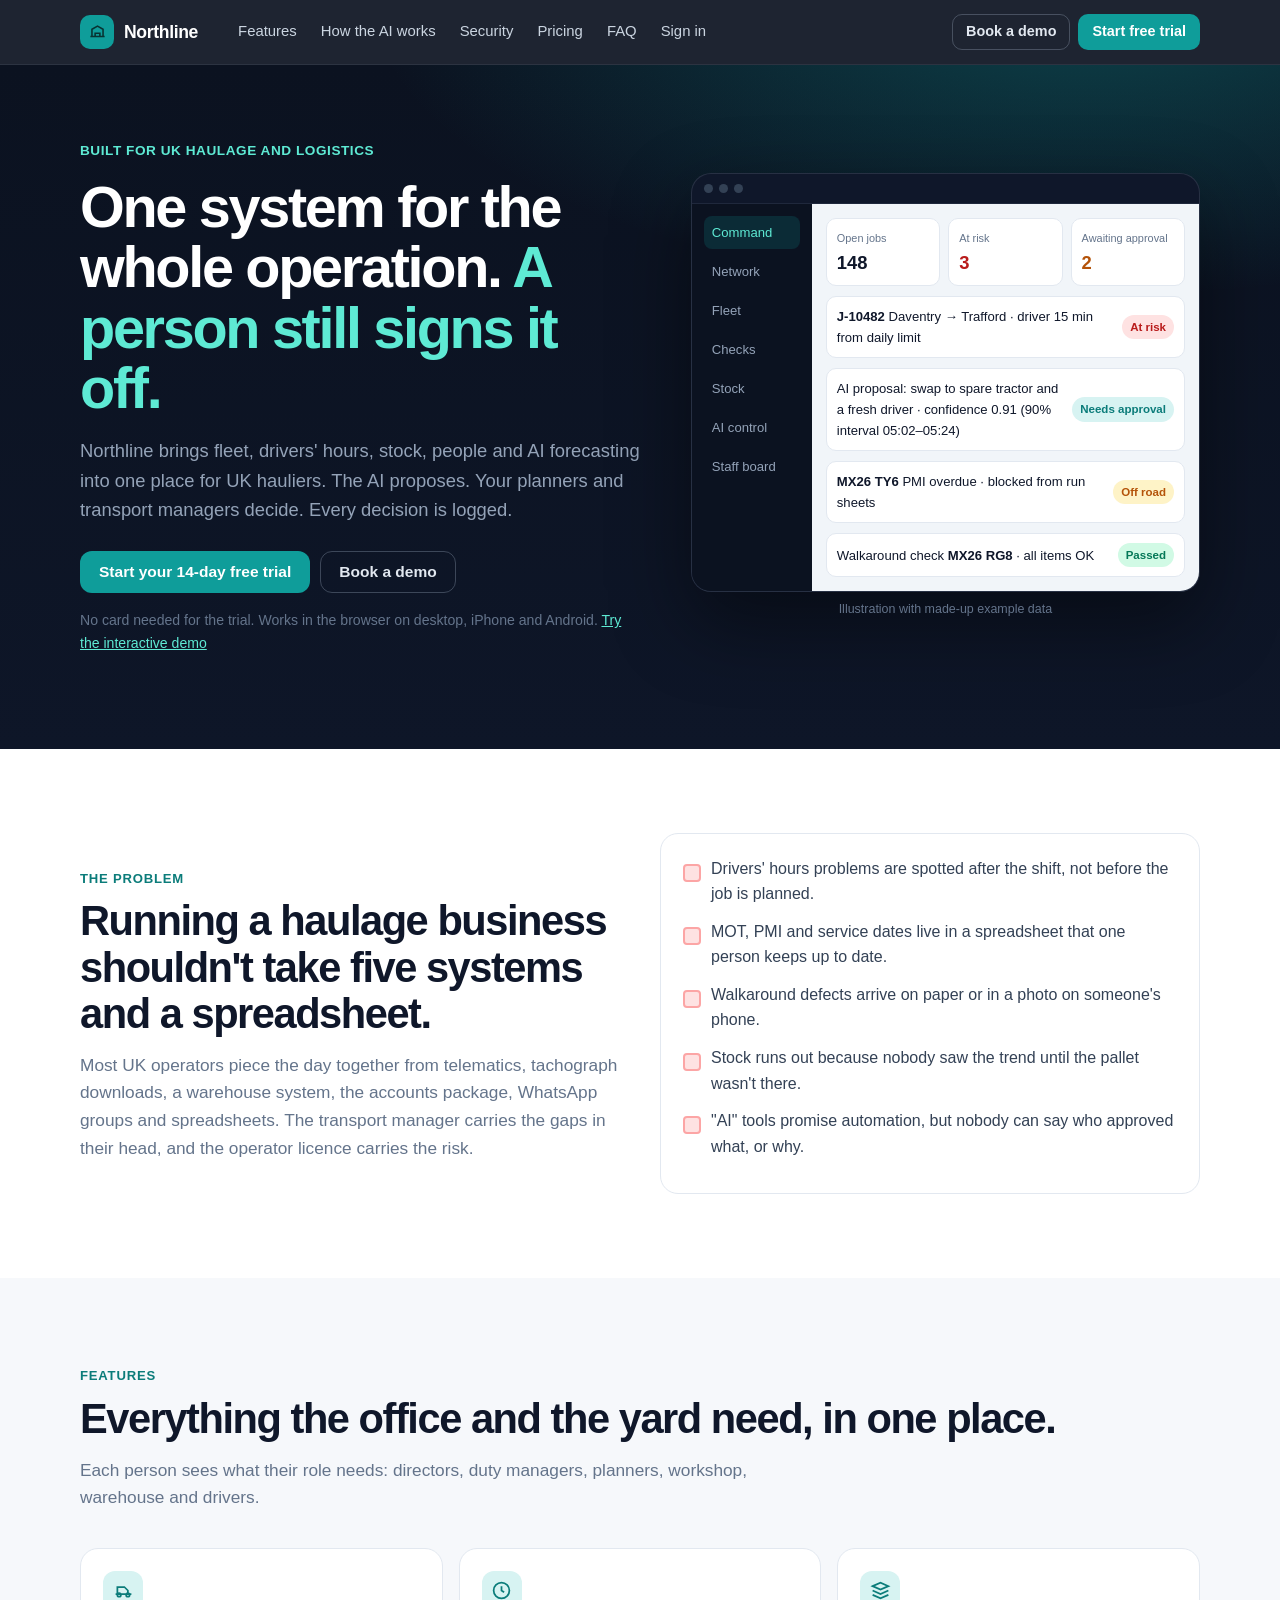
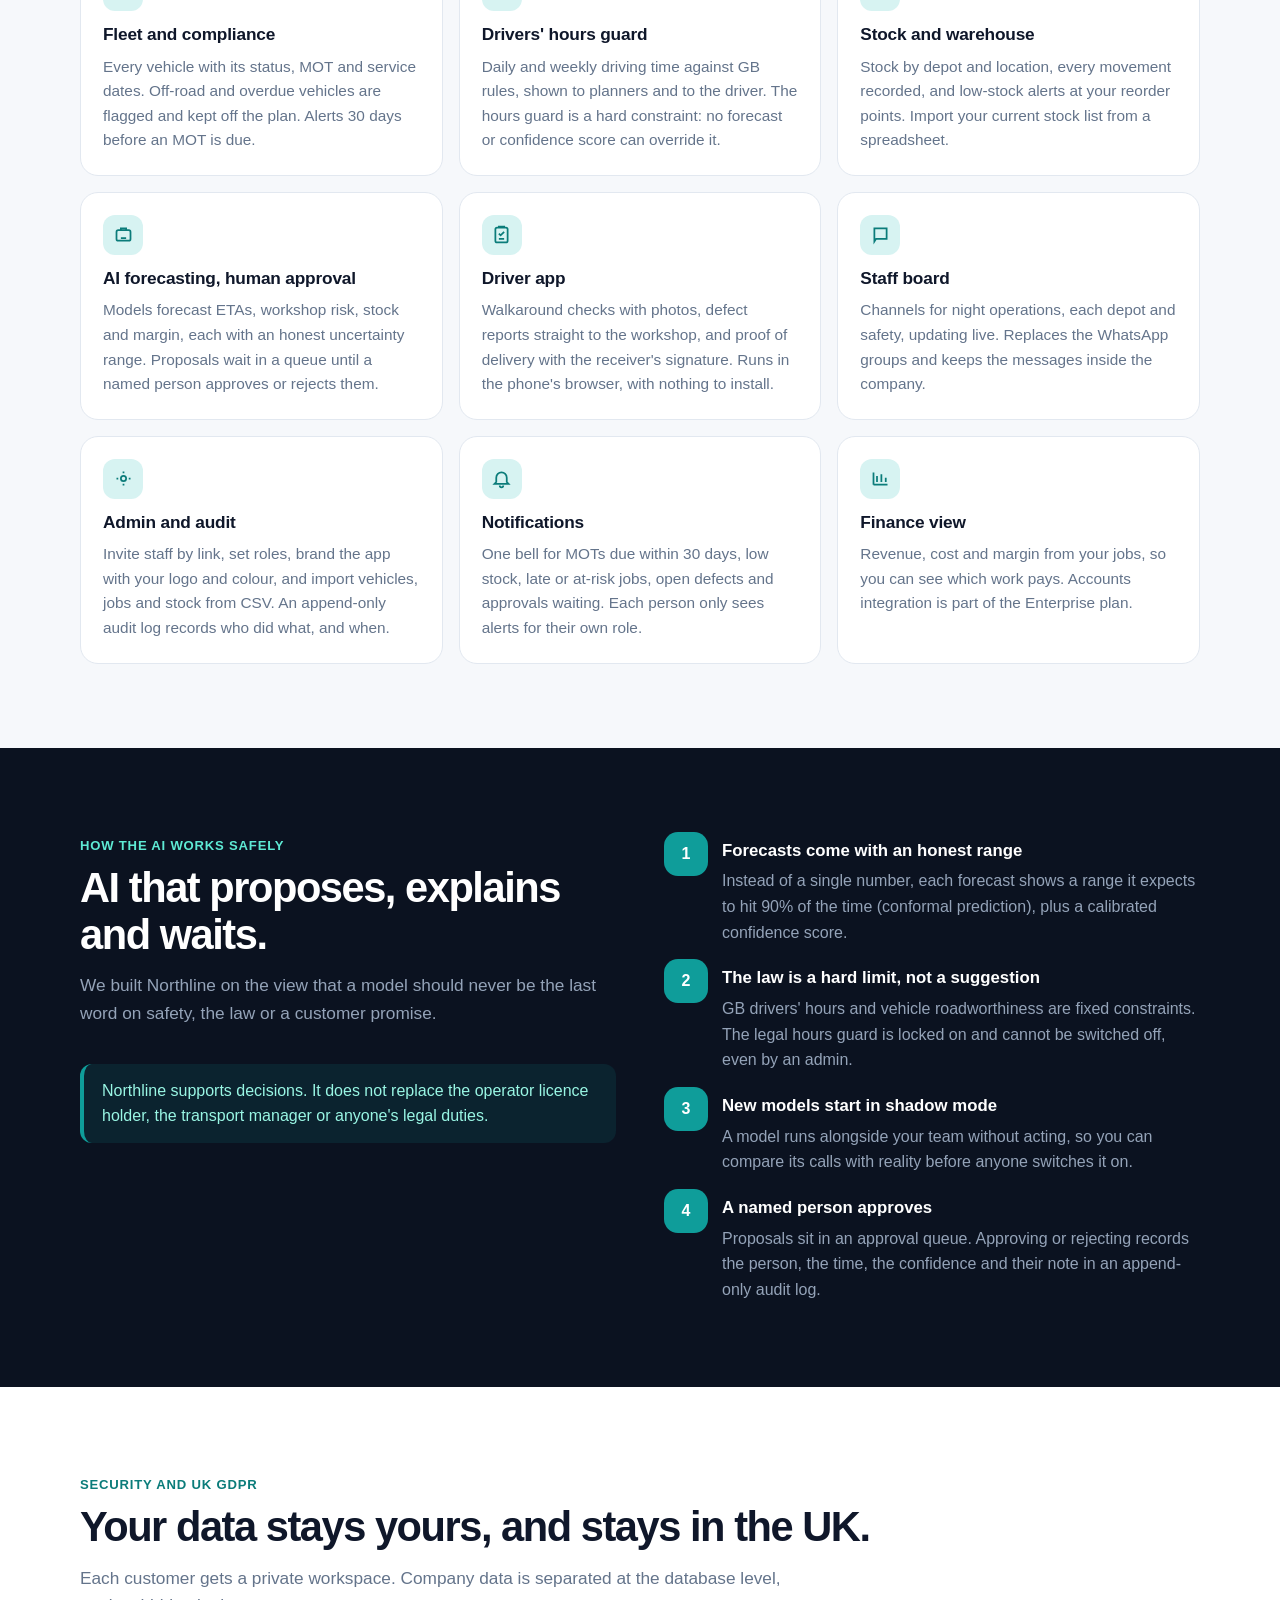
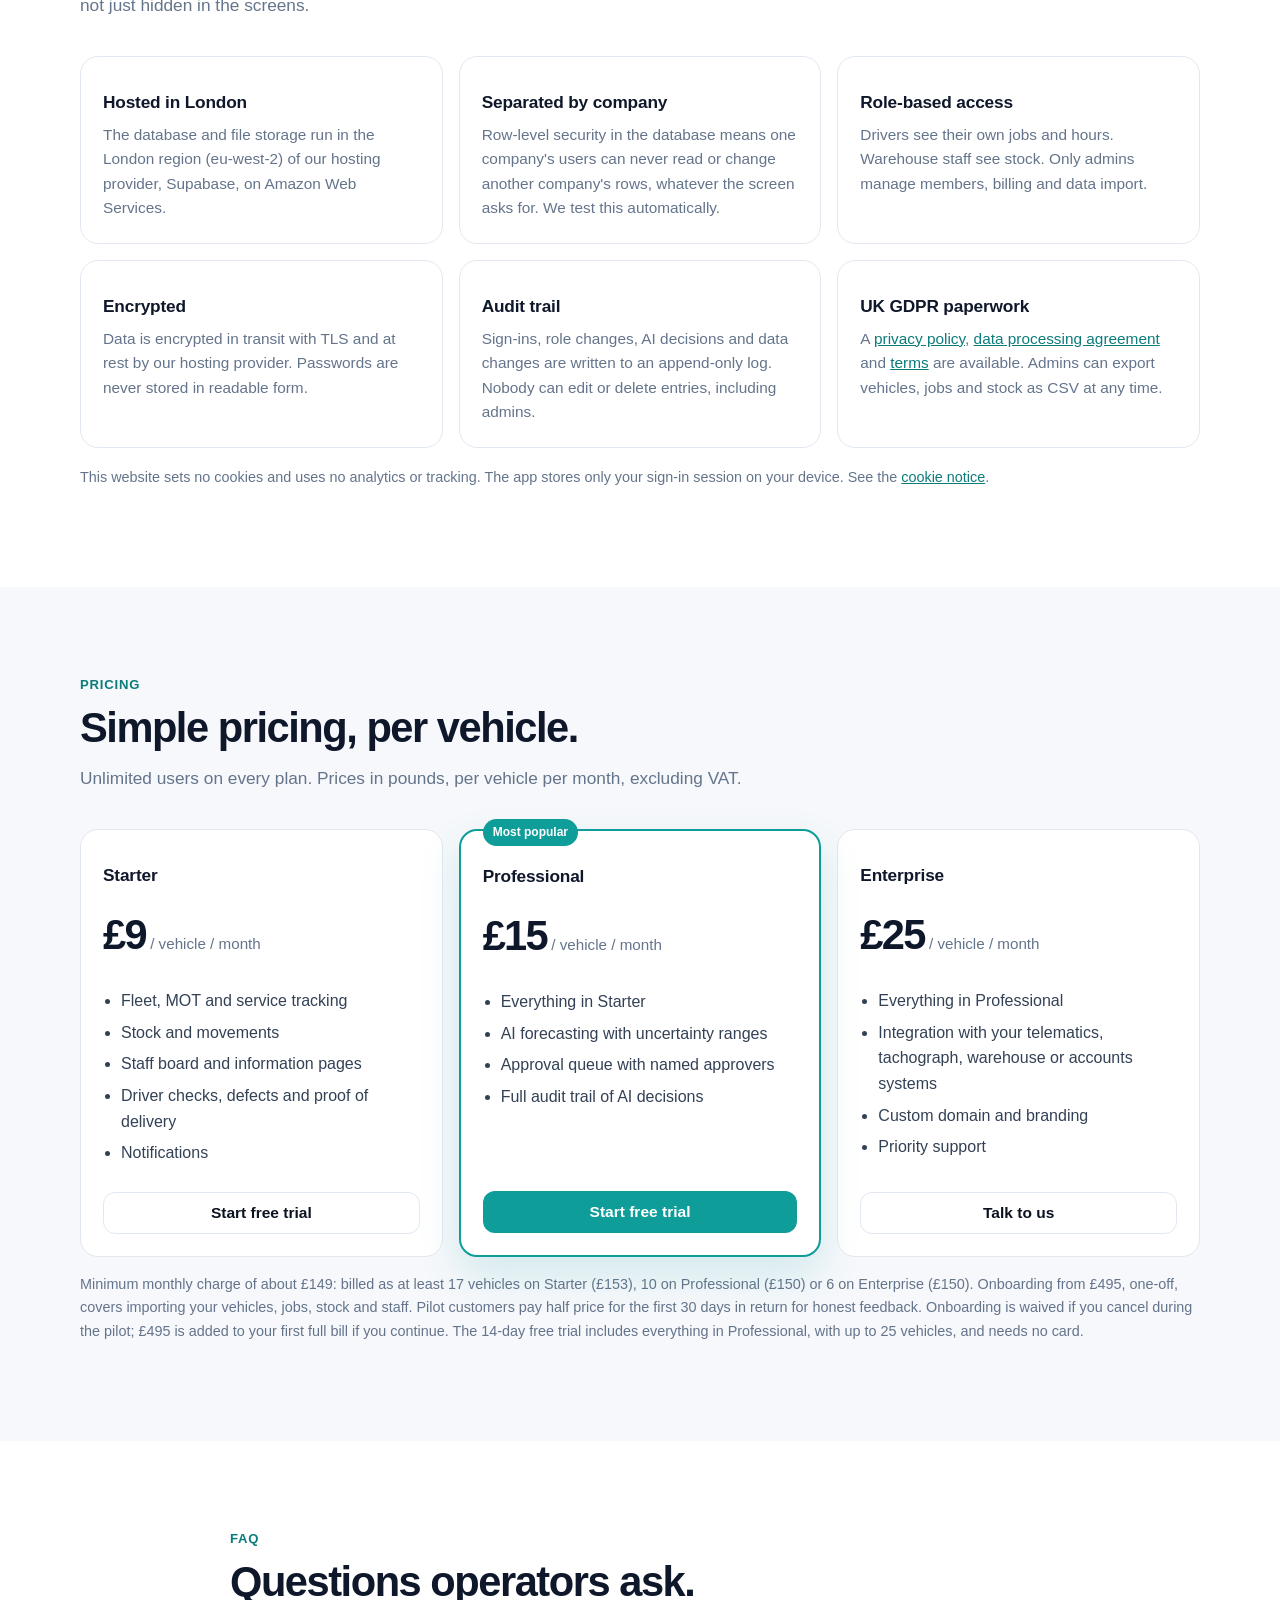
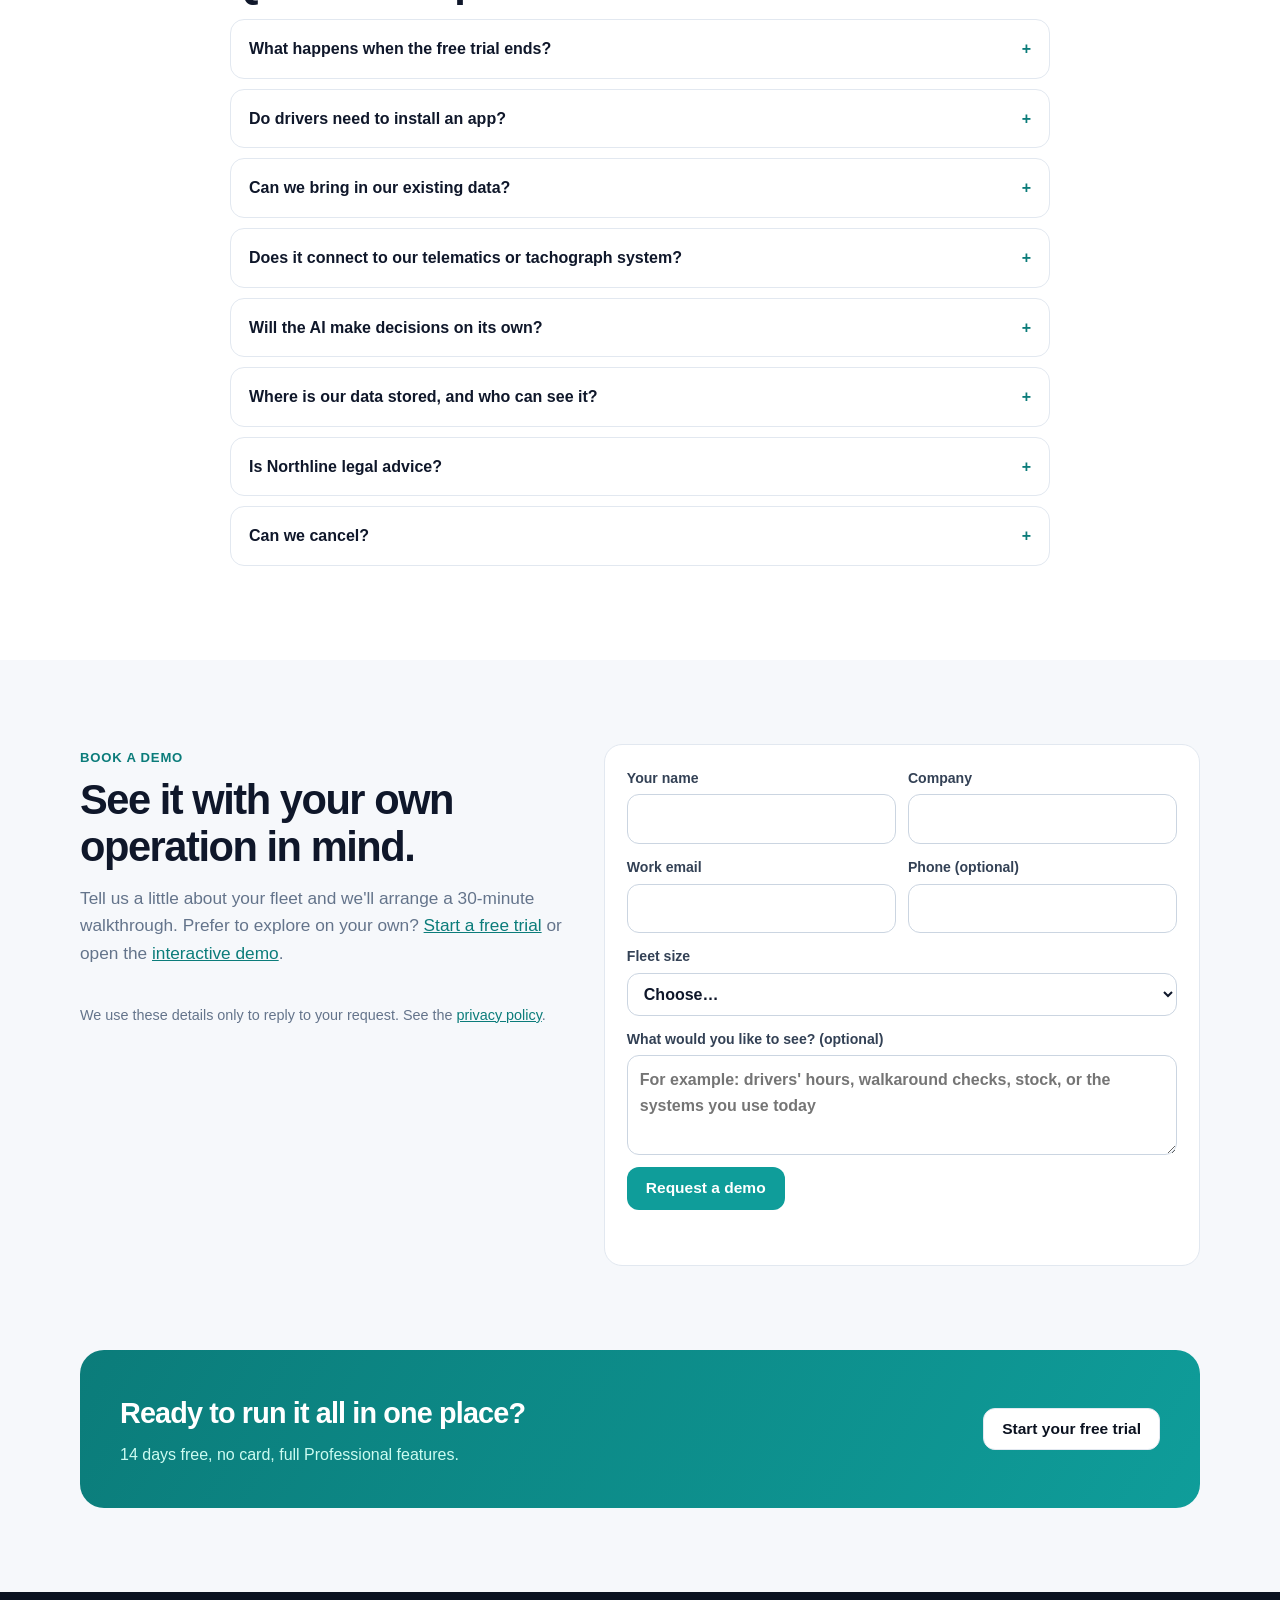
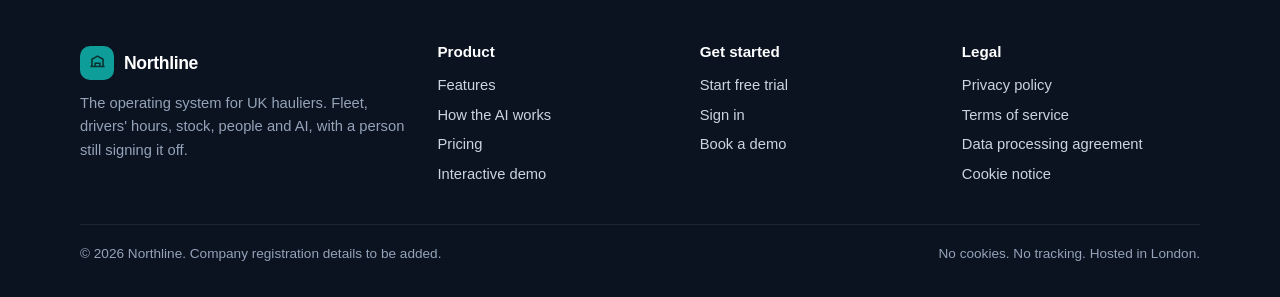
<file: index.html>
<!DOCTYPE html>
<html lang="en-GB">
<head>
<meta charset="utf-8">
<meta name="viewport" content="width=device-width, initial-scale=1, viewport-fit=cover">
<title>Northline · The operating system for UK hauliers</title>
<meta name="description" content="Fleet, drivers' hours, stock, people and AI forecasting in one system for UK haulage and logistics companies. Every AI proposal waits for a named person to approve it. Hosted in London.">
<meta name="theme-color" content="#0b1220">
<meta property="og:title" content="Northline · The operating system for UK hauliers">
<meta property="og:description" content="Fleet, drivers' hours, stock and AI with human approval, in one place. Hosted in London.">
<meta property="og:type" content="website">
<link rel="icon" href="app/icon.svg" type="image/svg+xml">
<link rel="apple-touch-icon" href="app/apple-touch-icon.png">
<link rel="stylesheet" href="assets/site.css">
</head>
<body>
<a class="skip" href="#main">Skip to content</a>
<header class="nav" id="nav">
  <div class="wrap">
    <a class="logo" href="#top" aria-label="Northline home"><span class="mark"><svg viewBox="0 0 24 24" fill="none" stroke="#083332" stroke-width="2"><path d="M3 17h18M5 17V8l7-4 7 4v9M9 17v-4h6v4"/></svg></span>Northline</a>
    <nav class="nav-links" aria-label="Main">
      <a href="#features">Features</a><a href="#ai">How the AI works</a><a href="#security">Security</a><a href="#pricing">Pricing</a><a href="#faq">FAQ</a><a href="app/">Sign in</a>
    </nav>
    <div class="nav-cta">
      <a class="btn btn-ghost btn-sm hide-sm" href="#demo">Book a demo</a>
      <a class="btn btn-primary btn-sm" href="app/?start=trial">Start free trial</a>
    </div>
    <button class="menu-toggle" type="button" id="menuToggle" aria-expanded="false" aria-controls="nav">Menu</button>
  </div>
</header>

<main id="main">
<!-- HERO -->
<div class="hero" id="top">
  <div class="wrap">
    <div>
      <span class="eyebrow">Built for UK haulage and logistics</span>
      <h1>One system for the whole operation. <em>A person still signs it off.</em></h1>
      <p class="lead">Northline brings fleet, drivers' hours, stock, people and AI forecasting into one place for UK hauliers. The AI proposes. Your planners and transport managers decide. Every decision is logged.</p>
      <div class="hero-ctas">
        <a class="btn btn-primary" href="app/?start=trial">Start your 14-day free trial</a>
        <a class="btn btn-ghost" href="#demo">Book a demo</a>
      </div>
      <p class="hero-note">No card needed for the trial. Works in the browser on desktop, iPhone and Android. <a href="demo/" style="color:#5eead4">Try the interactive demo</a></p>
    </div>
    <div aria-hidden="true">
      <div class="mock">
        <div class="mock-top"><i></i><i></i><i></i></div>
        <div class="mock-body">
          <div class="mock-side"><span class="on">Command</span><span>Network</span><span>Fleet</span><span>Checks</span><span>Stock</span><span>AI control</span><span>Staff board</span></div>
          <div class="mock-main">
            <div class="mock-kpis"><div class="mock-kpi"><small>Open jobs</small><b>148</b></div><div class="mock-kpi"><small>At risk</small><b style="color:#b91c1c">3</b></div><div class="mock-kpi"><small>Awaiting approval</small><b style="color:#b45309">2</b></div></div>
            <div class="mock-row"><span><b class="mono">J-10482</b> Daventry → Trafford · driver 15 min from daily limit</span><span class="tag bad">At risk</span></div>
            <div class="mock-row"><span>AI proposal: swap to spare tractor and a fresh driver · confidence 0.91 (90% interval 05:02–05:24)</span><span class="tag ai">Needs approval</span></div>
            <div class="mock-row"><span><b class="mono">MX26 TY6</b> PMI overdue · blocked from run sheets</span><span class="tag watch">Off road</span></div>
            <div class="mock-row"><span>Walkaround check <b class="mono">MX26 RG8</b> · all items OK</span><span class="tag ok">Passed</span></div>
          </div>
        </div>
      </div>
      <p class="mock-cap">Illustration with made-up example data</p>
    </div>
  </div>
</div>

<!-- PROBLEM -->
<section id="problem">
  <div class="wrap grid g2" style="align-items:center;gap:40px">
    <div>
      <span class="kicker">The problem</span>
      <h2 class="title">Running a haulage business shouldn't take five systems and a spreadsheet.</h2>
      <p class="sub" style="margin-bottom:0">Most UK operators piece the day together from telematics, tachograph downloads, a warehouse system, the accounts package, WhatsApp groups and spreadsheets. The transport manager carries the gaps in their head, and the operator licence carries the risk.</p>
    </div>
    <div class="card problem">
      <ul>
        <li>Drivers' hours problems are spotted after the shift, not before the job is planned.</li>
        <li>MOT, PMI and service dates live in a spreadsheet that one person keeps up to date.</li>
        <li>Walkaround defects arrive on paper or in a photo on someone's phone.</li>
        <li>Stock runs out because nobody saw the trend until the pallet wasn't there.</li>
        <li>"AI" tools promise automation, but nobody can say who approved what, or why.</li>
      </ul>
    </div>
  </div>
</section>

<!-- FEATURES -->
<section class="alt" id="features">
  <div class="wrap">
    <span class="kicker">Features</span>
    <h2 class="title">Everything the office and the yard need, in one place.</h2>
    <p class="sub">Each person sees what their role needs: directors, duty managers, planners, workshop, warehouse and drivers.</p>
    <div class="grid g3">
      <div class="card"><div class="ic"><svg viewBox="0 0 24 24" fill="none" stroke="currentColor" stroke-width="2"><path d="M3 16h18M5 16V8h8l4 4v4M7 19a2 2 0 1 0 0-4 2 2 0 0 0 0 4zm10 0a2 2 0 1 0 0-4 2 2 0 0 0 0 4z"/></svg></div><h3>Fleet and compliance</h3><p>Every vehicle with its status, MOT and service dates. Off-road and overdue vehicles are flagged and kept off the plan. Alerts 30 days before an MOT is due.</p></div>
      <div class="card"><div class="ic"><svg viewBox="0 0 24 24" fill="none" stroke="currentColor" stroke-width="2"><circle cx="12" cy="12" r="9"/><path d="M12 7v5l3 2"/></svg></div><h3>Drivers' hours guard</h3><p>Daily and weekly driving time against GB rules, shown to planners and to the driver. The hours guard is a hard constraint: no forecast or confidence score can override it.</p></div>
      <div class="card"><div class="ic"><svg viewBox="0 0 24 24" fill="none" stroke="currentColor" stroke-width="2"><path d="M3 7l9-4 9 4-9 4-9-4zm0 5l9 4 9-4M3 17l9 4 9-4"/></svg></div><h3>Stock and warehouse</h3><p>Stock by depot and location, every movement recorded, and low-stock alerts at your reorder points. Import your current stock list from a spreadsheet.</p></div>
      <div class="card"><div class="ic"><svg viewBox="0 0 24 24" fill="none" stroke="currentColor" stroke-width="2"><rect x="4" y="7" width="16" height="12" rx="2"/><path d="M9 7V5h6v2M9 13h.01M15 13h.01M9 16h6"/></svg></div><h3>AI forecasting, human approval</h3><p>Models forecast ETAs, workshop risk, stock and margin, each with an honest uncertainty range. Proposals wait in a queue until a named person approves or rejects them.</p></div>
      <div class="card"><div class="ic"><svg viewBox="0 0 24 24" fill="none" stroke="currentColor" stroke-width="2"><rect x="5" y="4" width="14" height="17" rx="2"/><path d="M9 4V3h6v1M9 11l2 2 4-4M9 17h6"/></svg></div><h3>Driver app</h3><p>Walkaround checks with photos, defect reports straight to the workshop, and proof of delivery with the receiver's signature. Runs in the phone's browser, with nothing to install.</p></div>
      <div class="card"><div class="ic"><svg viewBox="0 0 24 24" fill="none" stroke="currentColor" stroke-width="2"><path d="M5 5h14v12H7l-2 3V5z"/></svg></div><h3>Staff board</h3><p>Channels for night operations, each depot and safety, updating live. Replaces the WhatsApp groups and keeps the messages inside the company.</p></div>
      <div class="card"><div class="ic"><svg viewBox="0 0 24 24" fill="none" stroke="currentColor" stroke-width="2"><circle cx="12" cy="12" r="3"/><path d="M4 12h2M18 12h2M12 4v2M12 18v2"/></svg></div><h3>Admin and audit</h3><p>Invite staff by link, set roles, brand the app with your logo and colour, and import vehicles, jobs and stock from CSV. An append-only audit log records who did what, and when.</p></div>
      <div class="card"><div class="ic"><svg viewBox="0 0 24 24" fill="none" stroke="currentColor" stroke-width="2"><path d="M6 16V11a6 6 0 1 1 12 0v5l2 2H4z"/><path d="M10 20a2 2 0 0 0 4 0"/></svg></div><h3>Notifications</h3><p>One bell for MOTs due within 30 days, low stock, late or at-risk jobs, open defects and approvals waiting. Each person only sees alerts for their own role.</p></div>
      <div class="card"><div class="ic"><svg viewBox="0 0 24 24" fill="none" stroke="currentColor" stroke-width="2"><path d="M4 19V5M4 19h16M8 16V9m5 7V7m5 9v-5"/></svg></div><h3>Finance view</h3><p>Revenue, cost and margin from your jobs, so you can see which work pays. Accounts integration is part of the Enterprise plan.</p></div>
    </div>
  </div>
</section>

<!-- AI -->
<section class="dark" id="ai">
  <div class="wrap grid g2" style="gap:48px;align-items:start">
    <div>
      <span class="kicker">How the AI works safely</span>
      <h2 class="title">AI that proposes, explains and waits.</h2>
      <p class="sub">We built Northline on the view that a model should never be the last word on safety, the law or a customer promise.</p>
      <div class="callout">Northline supports decisions. It does not replace the operator licence holder, the transport manager or anyone's legal duties.</div>
    </div>
    <div class="steps">
      <div class="step"><div><h3>Forecasts come with an honest range</h3><p>Instead of a single number, each forecast shows a range it expects to hit 90% of the time (conformal prediction), plus a calibrated confidence score.</p></div></div>
      <div class="step"><div><h3>The law is a hard limit, not a suggestion</h3><p>GB drivers' hours and vehicle roadworthiness are fixed constraints. The legal hours guard is locked on and cannot be switched off, even by an admin.</p></div></div>
      <div class="step"><div><h3>New models start in shadow mode</h3><p>A model runs alongside your team without acting, so you can compare its calls with reality before anyone switches it on.</p></div></div>
      <div class="step"><div><h3>A named person approves</h3><p>Proposals sit in an approval queue. Approving or rejecting records the person, the time, the confidence and their note in an append-only audit log.</p></div></div>
    </div>
  </div>
</section>

<!-- SECURITY -->
<section id="security">
  <div class="wrap">
    <span class="kicker">Security and UK GDPR</span>
    <h2 class="title">Your data stays yours, and stays in the UK.</h2>
    <p class="sub">Each customer gets a private workspace. Company data is separated at the database level, not just hidden in the screens.</p>
    <div class="grid g3">
      <div class="card"><h3>Hosted in London</h3><p>The database and file storage run in the London region (eu-west-2) of our hosting provider, Supabase, on Amazon Web Services.</p></div>
      <div class="card"><h3>Separated by company</h3><p>Row-level security in the database means one company's users can never read or change another company's rows, whatever the screen asks for. We test this automatically.</p></div>
      <div class="card"><h3>Role-based access</h3><p>Drivers see their own jobs and hours. Warehouse staff see stock. Only admins manage members, billing and data import.</p></div>
      <div class="card"><h3>Encrypted</h3><p>Data is encrypted in transit with TLS and at rest by our hosting provider. Passwords are never stored in readable form.</p></div>
      <div class="card"><h3>Audit trail</h3><p>Sign-ins, role changes, AI decisions and data changes are written to an append-only log. Nobody can edit or delete entries, including admins.</p></div>
      <div class="card"><h3>UK GDPR paperwork</h3><p>A <a href="legal/privacy.html">privacy policy</a>, <a href="legal/dpa.html">data processing agreement</a> and <a href="legal/terms.html">terms</a> are available. Admins can export vehicles, jobs and stock as CSV at any time.</p></div>
    </div>
    <p class="fine" style="margin-top:18px">This website sets no cookies and uses no analytics or tracking. The app stores only your sign-in session on your device. See the <a href="legal/cookies.html">cookie notice</a>.</p>
  </div>
</section>

<!-- PRICING -->
<section class="alt" id="pricing">
  <div class="wrap">
    <span class="kicker">Pricing</span>
    <h2 class="title">Simple pricing, per vehicle.</h2>
    <p class="sub">Unlimited users on every plan. Prices in pounds, per vehicle per month, excluding VAT.</p>
    <div class="grid g3">
      <div class="card price-card"><h3>Starter</h3><div class="price">£9<small> / vehicle / month</small></div><ul><li>Fleet, MOT and service tracking</li><li>Stock and movements</li><li>Staff board and information pages</li><li>Driver checks, defects and proof of delivery</li><li>Notifications</li></ul><a class="btn btn-light" href="app/?start=trial">Start free trial</a></div>
      <div class="card price-card featured"><span class="badge">Most popular</span><h3>Professional</h3><div class="price">£15<small> / vehicle / month</small></div><ul><li>Everything in Starter</li><li>AI forecasting with uncertainty ranges</li><li>Approval queue with named approvers</li><li>Full audit trail of AI decisions</li></ul><a class="btn btn-primary" href="app/?start=trial">Start free trial</a></div>
      <div class="card price-card"><h3>Enterprise</h3><div class="price">£25<small> / vehicle / month</small></div><ul><li>Everything in Professional</li><li>Integration with your telematics, tachograph, warehouse or accounts systems</li><li>Custom domain and branding</li><li>Priority support</li></ul><a class="btn btn-light" href="#demo">Talk to us</a></div>
    </div>
    <p class="fine" style="margin-top:16px">Minimum monthly charge of about £149: billed as at least 17 vehicles on Starter (£153), 10 on Professional (£150) or 6 on Enterprise (£150). Onboarding from £495, one-off, covers importing your vehicles, jobs, stock and staff. Pilot customers pay half price for the first 30 days in return for honest feedback. Onboarding is waived if you cancel during the pilot; £495 is added to your first full bill if you continue. The 14-day free trial includes everything in Professional, with up to 25 vehicles, and needs no card.</p>
  </div>
</section>

<!-- FAQ -->
<section id="faq">
  <div class="wrap" style="max-width:860px">
    <span class="kicker">FAQ</span>
    <h2 class="title">Questions operators ask.</h2>
    <details><summary>What happens when the free trial ends?</summary><p>Your data is kept. The workspace becomes read-only until an admin chooses a plan in Admin, then Billing. Nothing is charged automatically, because the trial never asks for a card.</p></details>
    <details><summary>Do drivers need to install an app?</summary><p>No. Northline runs in the phone's web browser on iPhone and Android. Drivers can add it to their home screen so it opens like an app.</p></details>
    <details><summary>Can we bring in our existing data?</summary><p>Yes. Admins can import vehicles, jobs and stock from CSV files exported from Excel or Numbers. The onboarding fee covers us doing this with you.</p></details>
    <details><summary>Does it connect to our telematics or tachograph system?</summary><p>Integrations are built per customer on the Enterprise plan. Tell us which systems you use when you book a demo and we'll tell you honestly what's possible and how long it would take.</p></details>
    <details><summary>Will the AI make decisions on its own?</summary><p>No. Models make proposals with a confidence score and a range. A person with the right role approves or rejects each one, and that decision is logged. The legal hours guard is locked on and cannot be switched off.</p></details>
    <details><summary>Where is our data stored, and who can see it?</summary><p>In the London region. Only your own staff, with the roles you give them, can see your company's data. Our platform team can see your company name, plan, vehicle and member counts and admin email addresses for billing and support, but not your operational records.</p></details>
    <details><summary>Is Northline legal advice?</summary><p>No. The drivers' hours and compliance features help you follow the rules, but you remain responsible for meeting them. Always check current guidance on GOV.UK and from the DVSA.</p></details>
    <details><summary>Can we cancel?</summary><p>Yes, at any time from the billing portal in Admin, then Billing. Admins can export vehicles, jobs and stock as CSV files first.</p></details>
  </div>
</section>

<!-- DEMO -->
<section class="alt" id="demo">
  <div class="wrap demo">
    <div>
      <span class="kicker">Book a demo</span>
      <h2 class="title">See it with your own operation in mind.</h2>
      <p class="sub">Tell us a little about your fleet and we'll arrange a 30-minute walkthrough. Prefer to explore on your own? <a href="app/?start=trial">Start a free trial</a> or open the <a href="demo/">interactive demo</a>.</p>
      <p class="fine">We use these details only to reply to your request. See the <a href="legal/privacy.html">privacy policy</a>.</p>
    </div>
    <div class="card">
      <form class="lead" id="leadForm" novalidate>
        <label>Your name<input name="name" required autocomplete="name" maxlength="120"></label>
        <label>Company<input name="company" autocomplete="organization" maxlength="160"></label>
        <label>Work email<input name="email" type="email" required autocomplete="email" maxlength="200"></label>
        <label>Phone (optional)<input name="phone" type="tel" autocomplete="tel" maxlength="40"></label>
        <label class="full">Fleet size<select name="fleet_size"><option value="">Choose…</option><option>1–10 vehicles</option><option>11–25 vehicles</option><option>26–50 vehicles</option><option>51–100 vehicles</option><option>101–250 vehicles</option><option>250+ vehicles</option></select></label>
        <label class="full">What would you like to see? (optional)<textarea name="message" maxlength="2000" placeholder="For example: drivers' hours, walkaround checks, stock, or the systems you use today"></textarea></label>
        <div class="hp" aria-hidden="true"><label>Leave this empty<input name="website" tabindex="-1" autocomplete="off"></label></div>
        <div class="full"><button class="btn btn-primary" type="submit" id="leadBtn">Request a demo</button></div>
        <p class="form-msg" id="leadMsg" role="status" aria-live="polite"></p>
      </form>
    </div>
  </div>
</section>

<section style="padding-top:0" class="alt">
  <div class="wrap"><div class="band"><div><h2>Ready to run it all in one place?</h2><p>14 days free, no card, full Professional features.</p></div><a class="btn btn-light" href="app/?start=trial">Start your free trial</a></div></div>
</section>
</main>

<footer>
  <div class="wrap">
    <div class="cols">
      <div><a class="logo" href="#top"><span class="mark"><svg viewBox="0 0 24 24" fill="none" stroke="#083332" stroke-width="2"><path d="M3 17h18M5 17V8l7-4 7 4v9M9 17v-4h6v4"/></svg></span>Northline</a><p style="margin-top:12px">The operating system for UK hauliers. Fleet, drivers' hours, stock, people and AI, with a person still signing it off.</p></div>
      <div><h4>Product</h4><a href="#features">Features</a><a href="#ai">How the AI works</a><a href="#pricing">Pricing</a><a href="demo/">Interactive demo</a></div>
      <div><h4>Get started</h4><a href="app/?start=trial">Start free trial</a><a href="app/">Sign in</a><a href="#demo">Book a demo</a></div>
      <div><h4>Legal</h4><a href="legal/privacy.html">Privacy policy</a><a href="legal/terms.html">Terms of service</a><a href="legal/dpa.html">Data processing agreement</a><a href="legal/cookies.html">Cookie notice</a></div>
    </div>
    <div class="base"><span>© 2026 Northline. <span id="companyLine">Company registration details to be added.</span></span><span>No cookies. No tracking. Hosted in London.</span></div>
  </div>
</footer>

<script src="assets/site-config.js"></script>
<script src="app/config.js"></script>
<script src="assets/site.js"></script>
</body>
</html>
</file>
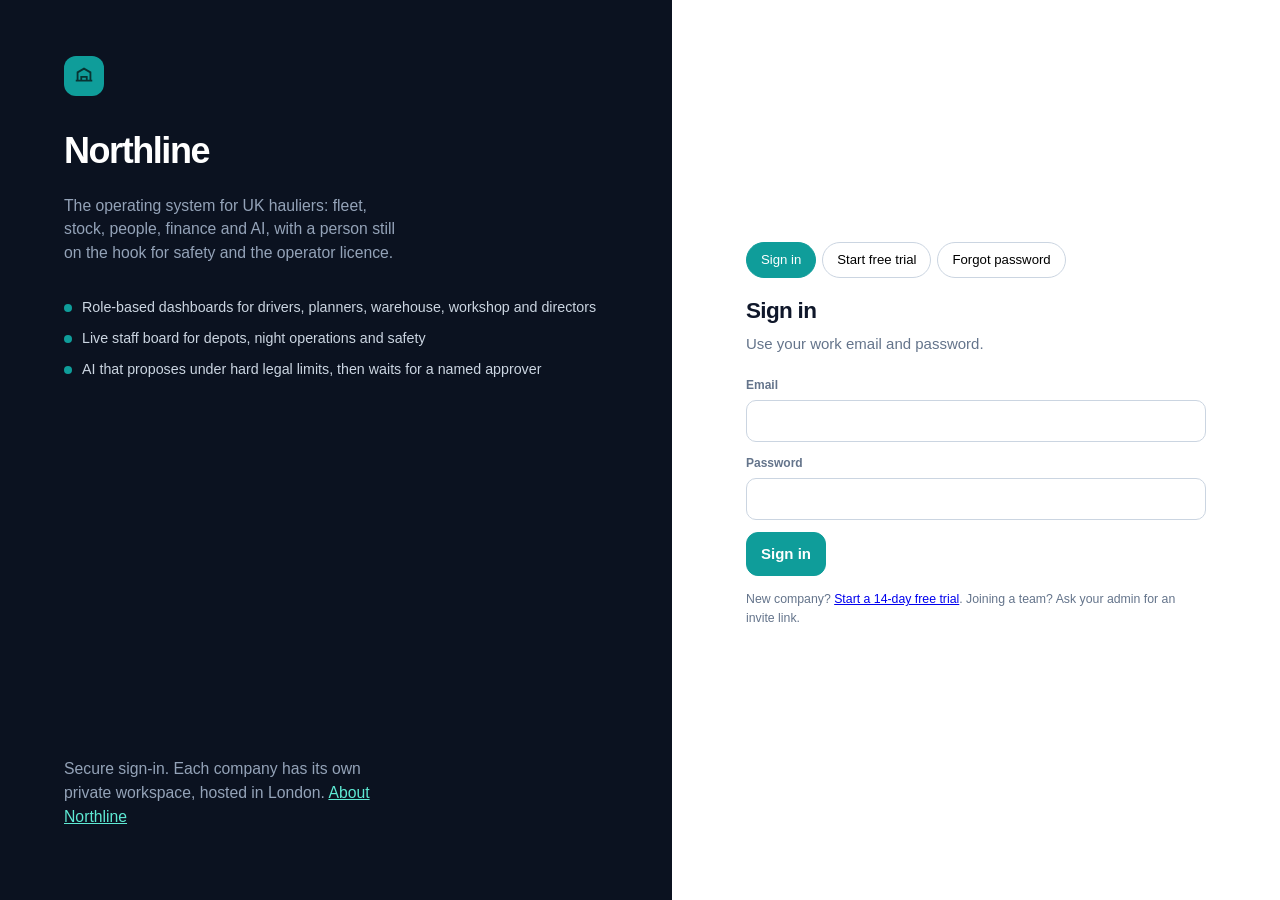
<file: app/index.html>
<!DOCTYPE html>
<html lang="en-GB">
<head>
<meta charset="utf-8">
<meta name="viewport" content="width=device-width, initial-scale=1, viewport-fit=cover">
<meta name="mobile-web-app-capable" content="yes">
<meta name="apple-mobile-web-app-capable" content="yes">
<meta name="apple-mobile-web-app-title" content="Northline">
<meta name="theme-color" content="#0b1220">
<title>Northline Operating System</title>
<link rel="icon" href="icon.svg" type="image/svg+xml">
<link rel="apple-touch-icon" href="apple-touch-icon.png">
<link rel="stylesheet" href="styles.css">
<link rel="stylesheet" href="app.css">
</head>
<body>
<div id="boot" class="screen-center"><div class="boot-card"><div class="mark"><svg viewBox="0 0 24 24" fill="none" stroke="#083332" stroke-width="2"><path d="M3 17h18M5 17V8l7-4 7 4v9M9 17v-4h6v4"/></svg></div><p>Loading Northline…</p>
<noscript><p><strong>JavaScript is switched off.</strong> Northline needs JavaScript. On iPhone: Settings &gt; Apps &gt; Safari &gt; Advanced &gt; JavaScript.</p></noscript></div></div>

<div id="login" class="hidden">
  <div class="login-brand">
    <div>
      <div class="mark" aria-hidden="true"><svg viewBox="0 0 24 24" fill="none" stroke="#083332" stroke-width="2"><path d="M3 17h18M5 17V8l7-4 7 4v9M9 17v-4h6v4"/></svg></div>
      <h1>Northline</h1>
      <p>The operating system for UK hauliers: fleet, stock, people, finance and AI, with a person still on the hook for safety and the operator licence.</p>
      <div class="login-points">
        <div><span class="dot"></span>Role-based dashboards for drivers, planners, warehouse, workshop and directors</div>
        <div><span class="dot"></span>Live staff board for depots, night operations and safety</div>
        <div><span class="dot"></span>AI that proposes under hard legal limits, then waits for a named approver</div>
      </div>
    </div>
    <p>Secure sign-in. Each company has its own private workspace, hosted in London. <a href="../" style="color:#5eead4">About Northline</a></p>
  </div>
  <div class="login-panel">
    <div class="login-card" id="authCard"></div>
  </div>
</div>

<div id="app">
  <div class="overlay" id="overlay"></div>
  <aside class="sidebar" id="sidebar"></aside>
  <div class="shell">
    <header class="top">
      <button class="btn tiny menu-btn" id="menuBtn" type="button">Menu</button>
      <label class="search"><svg width="16" height="16" viewBox="0 0 24 24" fill="none" stroke="currentColor" stroke-width="2"><circle cx="11" cy="11" r="7"/><path d="M20 20l-3-3"/></svg>
        <input id="search" placeholder="Search this page" aria-label="Search" autocomplete="off">
      </label>
      <div class="clock" id="clock"></div>
      <button class="btn tiny bell" id="bellBtn" type="button" aria-label="Notifications"><svg width="18" height="18" viewBox="0 0 24 24" fill="none" stroke="currentColor" stroke-width="2"><path d="M6 16V11a6 6 0 1 1 12 0v5l2 2H4z"/><path d="M10 20a2 2 0 0 0 4 0"/></svg><span class="bell-count hidden" id="bellCount">0</span></button>
      <button class="btn tiny" id="signOutBtn" type="button">Sign out</button>
    </header>
    <div class="org-banner hidden" id="orgBanner"></div>
    <main class="content" id="main"></main>
  </div>
</div>

<div id="modal" class="modal hidden" role="dialog" aria-modal="true"><div class="modal-card" id="modalCard"></div></div>
<div id="toast" class="toast hidden" role="status" aria-live="polite"></div>

<script src="config.js"></script>
<script src="vendor/supabase-2.119.0.js"></script>
<script src="app.js"></script>
</body>
</html>
</file>
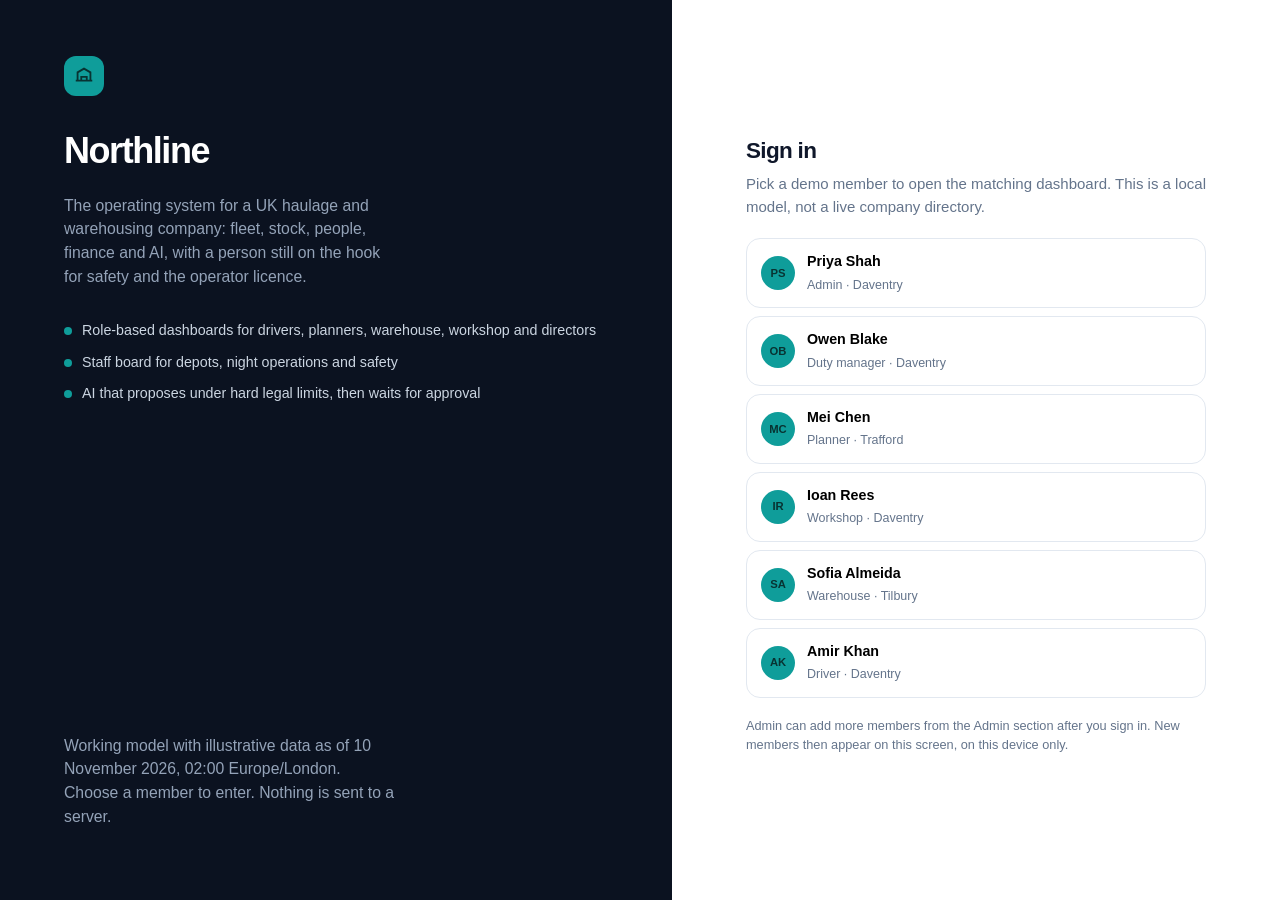
<file: demo/index.html>
<!DOCTYPE html>
<html lang="en-GB">
<head>
<meta charset="utf-8">
<meta name="viewport" content="width=device-width, initial-scale=1">
<link rel="icon" href="../app/icon.svg" type="image/svg+xml">
<title>Northline Operating System</title>
<style>
:root{--bg:#eef2f6;--bg-2:#fff;--sidebar:#0b1220;--sidebar-2:#151d2e;--line:#e2e8f0;--line-2:#cbd5e1;--text:#0f172a;--muted:#64748b;--faint:#94a3b8;--accent:#0f9d9a;--accent-2:#0b7c7a;--accent-soft:#d7f3f2;--ok:#047857;--ok-bg:#d1fae5;--watch:#b45309;--watch-bg:#fef3c7;--bad:#b91c1c;--bad-bg:#fee2e2;--shadow:0 1px 2px rgba(15,23,42,.06),0 8px 24px rgba(15,23,42,.04);--radius:16px;--sans:"DM Sans","Segoe UI",sans-serif;--mono:"IBM Plex Mono",ui-monospace,Menlo,Consolas,monospace}
*{box-sizing:border-box}
html,body{margin:0;height:100%;background:var(--bg);color:var(--text);font:15px/1.5 var(--sans)}
button,input,select,textarea{font:inherit}button{cursor:pointer}
#login{min-height:100%;display:grid;grid-template-columns:1.05fr .95fr;background:var(--sidebar)}
.login-brand{padding:56px 64px;color:#e2e8f0;display:flex;flex-direction:column;justify-content:space-between}
.mark{width:40px;height:40px;border-radius:12px;background:var(--accent);display:grid;place-items:center}
.mark svg{width:22px;height:22px}
.login-brand h1{font-size:2.4rem;letter-spacing:-.04em;color:#fff;margin:28px 0 12px;font-weight:700}
.login-brand p{max-width:38ch;color:#94a3b8;font-size:1.05rem}
.login-points{display:grid;gap:10px;margin-top:32px}
.login-points div{display:flex;gap:10px;align-items:flex-start;color:#cbd5e1;font-size:.95rem}
.dot{width:8px;height:8px;border-radius:99px;background:var(--accent);margin-top:7px;flex:none}
.login-panel{background:#fff;display:flex;align-items:center;justify-content:center;padding:40px 32px}
.login-card{width:100%;max-width:460px}
.login-card h2{margin:0 0 6px;font-size:1.5rem;letter-spacing:-.03em}
.login-card .sub{color:var(--muted);margin:0 0 20px}
.member-grid{display:grid;gap:8px}
.member{display:flex;gap:12px;align-items:center;width:100%;text-align:left;border:1px solid var(--line);background:#fff;border-radius:14px;padding:12px 14px}
.member:hover{border-color:var(--accent);background:var(--accent-soft)}
.member strong{display:block;font-size:.95rem}
.member small{color:var(--muted)}
.hint{margin-top:18px;color:var(--muted);font-size:.85rem}
.btn{border:1px solid var(--line-2);background:#fff;color:var(--text);border-radius:12px;padding:10px 14px;font-weight:600}
.btn.primary{background:var(--accent);border-color:var(--accent);color:#fff}
.btn.primary:hover{background:var(--accent-2)}
.btn.tiny{padding:6px 10px;font-size:.85rem;border-radius:10px}
#app{display:none;min-height:100%}
body.app-on #login{display:none}
body.app-on #app{display:grid;grid-template-columns:252px 1fr;min-height:100%}
.sidebar{background:var(--sidebar);color:#cbd5e1;padding:18px 12px 20px;display:flex;flex-direction:column;position:sticky;top:0;height:100vh}
.brand{display:flex;gap:10px;align-items:center;padding:6px 10px 18px;color:#fff}
.brand strong{display:block;font-size:.98rem;letter-spacing:-.02em}
.brand small{color:#64748b;font-size:.75rem}
.nav-group{margin:6px 0 14px}
.nav-label{font-size:.7rem;text-transform:uppercase;letter-spacing:.08em;color:#64748b;padding:8px 12px 6px}
.sidebar button.nav{width:100%;text-align:left;background:transparent;border:0;color:#cbd5e1;border-radius:10px;padding:9px 12px;display:flex;gap:10px;align-items:center;margin-bottom:2px}
.sidebar button.nav svg{width:18px;height:18px;flex:none;opacity:.85}
.sidebar button.nav[aria-current="page"]{background:var(--sidebar-2);color:#fff}
.sidebar button.nav[aria-current="page"] svg{color:var(--accent);opacity:1}
.sidebar button.nav:hover{background:#1a2438;color:#fff}
.badge{margin-left:auto;background:#1e293b;color:#fff;border-radius:99px;font-size:.7rem;padding:1px 7px;font-weight:700}
.grow{flex:1}
.who{display:flex;gap:10px;align-items:center;padding:10px;border-radius:14px;background:var(--sidebar-2)}
.avatar{width:34px;height:34px;border-radius:50%;display:grid;place-items:center;font-weight:700;font-size:.75rem;color:#083332;background:var(--accent);flex:none}
.who strong{display:block;color:#fff;font-size:.85rem;white-space:nowrap;overflow:hidden;text-overflow:ellipsis}
.who small{color:#94a3b8;font-size:.75rem}
.shell{min-width:0;display:flex;flex-direction:column;min-height:100vh}
.top{position:sticky;top:0;z-index:10;background:rgba(238,242,246,.88);backdrop-filter:blur(12px);border-bottom:1px solid var(--line);display:flex;align-items:center;gap:12px;padding:12px 24px}
.menu-btn{display:none}
.search{flex:1;max-width:420px;display:flex;align-items:center;gap:8px;background:#fff;border:1px solid var(--line);border-radius:999px;padding:8px 14px;color:var(--muted)}
.search input{border:0;outline:none;width:100%;background:transparent}
.clock{color:var(--muted);font-size:.85rem;margin-left:auto}
.content{padding:24px 28px 48px;max-width:1280px;width:100%}
.page-head{display:flex;flex-wrap:wrap;justify-content:space-between;gap:8px 16px;margin-bottom:20px}
.page-head h1{margin:0;font-size:1.55rem;letter-spacing:-.03em}
.page-head p{margin:4px 0 0;color:var(--muted)}
.kpis{display:grid;grid-template-columns:repeat(4,1fr);gap:12px;margin-bottom:18px}
.kpi,.card,.alert,.thread,.article,table.panel{background:var(--bg-2);border:1px solid var(--line);border-radius:var(--radius);box-shadow:var(--shadow)}
.kpi{padding:16px 18px}.kpi .v{font-size:1.7rem;letter-spacing:-.04em;font-weight:700}
.kpi .l{font-size:.75rem;text-transform:uppercase;letter-spacing:.06em;color:var(--muted);font-weight:600;margin-bottom:6px}
.kpi .d{color:var(--muted);font-size:.85rem;margin-top:4px}
.kpi.warn .v{color:var(--watch)}.kpi.bad .v{color:var(--bad)}
.alert{padding:14px 16px;margin-bottom:22px}
.alert.warn{background:var(--watch-bg);border-color:#f6d889}
.alert.info{background:var(--accent-soft);border-color:#b6e4e2}
.alert strong{display:block;margin-bottom:2px}
.grid-2{display:grid;grid-template-columns:1fr 1fr;gap:14px}
.card{padding:16px 18px}
.card h3{margin:0 0 12px;font-size:.78rem;text-transform:uppercase;letter-spacing:.06em;color:var(--muted)}
section{margin:0 0 26px}section>h2{margin:0 0 8px;font-size:1.15rem;letter-spacing:-.02em}
.intro{color:var(--muted);margin:0 0 14px;max-width:72ch}
.toolbar{display:flex;flex-wrap:wrap;gap:10px;align-items:center;margin:0 0 12px}
select,.input{border:1px solid var(--line-2);border-radius:10px;padding:8px 10px;background:#fff}
table{width:100%;border-collapse:collapse}.scroll{overflow-x:auto}
th,td{text-align:left;padding:10px 12px;border-bottom:1px solid var(--line);vertical-align:top;font-size:.9rem}
th{font-size:.72rem;text-transform:uppercase;letter-spacing:.05em;color:var(--muted);background:#f8fafc}
tr:last-child td{border-bottom:0}
.mono{font-family:var(--mono);font-size:.82rem}.right{text-align:right}
.pill{display:inline-block;padding:2px 8px;border-radius:999px;font-size:.75rem;font-weight:700}
.ok{background:var(--ok-bg);color:var(--ok)}.watch{background:var(--watch-bg);color:var(--watch)}.bad{background:var(--bad-bg);color:var(--bad)}
.rows{display:grid;gap:8px}
.row{display:grid;grid-template-columns:1fr auto;gap:8px 16px;padding:14px 16px;background:#fff;border:1px solid var(--line);border-radius:14px}
.row h3{margin:0;font-size:1rem}.row p{margin:4px 0 0;color:var(--muted);font-size:.9rem}
.bars .bar{display:grid;grid-template-columns:110px 1fr auto;gap:8px;align-items:center;margin:8px 0;font-size:.85rem}
.track{height:8px;background:#e8eef5;border-radius:99px;overflow:hidden}
.fill{height:100%;background:var(--accent);border-radius:99px}
.props{display:grid;grid-template-columns:1fr auto;gap:8px 16px;margin:0}
.props dt{color:var(--muted)}.props dd{margin:0;text-align:right;font-weight:650}
.flow{display:flex;flex-wrap:wrap;gap:6px;align-items:center}
.node{background:#fff;border:1px solid var(--line);border-radius:12px;padding:8px 10px;min-width:104px}
.node b{display:block;font-size:.88rem}.node span{display:block;color:var(--muted);font-size:.75rem}
.node.person{border-color:var(--accent);background:var(--accent-soft)}.arrow{color:var(--faint)}
ol.steps{margin:0;padding:0;list-style:none;counter-reset:s}
ol.steps li{counter-increment:s;padding:12px 0 12px 44px;position:relative;border-top:1px solid var(--line)}
ol.steps li:first-child{border-top:0}
ol.steps li::before{content:counter(s);position:absolute;left:0;top:12px;width:28px;height:28px;border-radius:50%;background:var(--sidebar);color:#fff;display:grid;place-items:center;font-size:.8rem;font-weight:700}
ol.steps span{color:var(--muted);font-size:.9rem}
.check{list-style:none;margin:0;padding:0}
.check li{padding:8px 0;border-bottom:1px solid var(--line);display:flex;gap:10px}
.check li:last-child{border-bottom:0}
.tick{width:18px;height:18px;border-radius:6px;border:1px solid var(--line-2);flex:none;display:grid;place-items:center;font-size:11px}
.tick.on{background:var(--ok);border-color:var(--ok);color:#fff}
.actions{display:flex;flex-wrap:wrap;gap:6px}.note{font-size:.82rem;color:var(--muted)}
.heat th,.heat td{padding:5px;text-align:center;border:0;background:transparent}
.cell{border-radius:6px;min-width:34px;padding:6px 0;font-size:.75rem;font-weight:600}
svg.chart{width:100%;height:220px;display:block}
.board{display:grid;grid-template-columns:220px 1fr;gap:14px;min-height:560px}
.channels,.thread{padding:12px}
.channels button{width:100%;text-align:left;border:0;background:transparent;padding:9px 10px;border-radius:10px;color:var(--text);margin-bottom:2px}
.channels button[aria-current="true"]{background:var(--accent-soft);color:var(--accent-2);font-weight:650}
.msg{padding:12px 0;border-bottom:1px solid var(--line)}.msg .by{display:flex;gap:10px;align-items:center}
.msg .by time{color:var(--faint);font-size:.78rem;margin-left:auto}
.msg p{margin:6px 0 0 44px}
.reply{margin:8px 0 0 44px;padding:8px 10px;background:#f8fafc;border-radius:10px}
.composer{display:grid;gap:8px;margin-top:12px;padding-top:12px;border-top:1px solid var(--line)}
.composer textarea{width:100%;min-height:76px;border:1px solid var(--line-2);border-radius:12px;padding:10px 12px;resize:vertical}
.info-wrap{display:grid;grid-template-columns:240px 1fr;gap:14px}
.toc button{width:100%;text-align:left;background:#fff;border:1px solid var(--line);padding:11px 12px;border-radius:12px;margin-bottom:8px}
.toc button[aria-current="true"]{border-color:var(--accent);background:var(--accent-soft)}
.article{padding:22px 24px}.article h2{margin-top:0}.article p,.article li{color:#334155}
.split{display:flex;justify-content:space-between;gap:8px;align-items:center}
.denied{padding:48px 24px;text-align:center;color:var(--muted)}
.hidden{display:none!important}.overlay{display:none}.field{display:grid;gap:6px;margin-bottom:12px}
.field span{font-size:.8rem;font-weight:600;color:var(--muted)}
@media(max-width:980px){
body.app-on #app{grid-template-columns:1fr}
.sidebar{position:fixed;z-index:30;transform:translateX(-110%);transition:transform .2s;width:252px}
body.nav-open .sidebar{transform:none}
.overlay{display:none;position:fixed;inset:0;background:rgba(15,23,42,.45);z-index:25}
body.nav-open .overlay{display:block}
.menu-btn{display:inline-flex}
.kpis,.grid-2,.board,.info-wrap,#login{grid-template-columns:1fr}
.login-brand{display:none}.bars .bar{grid-template-columns:1fr}
.content,.top{padding-left:16px;padding-right:16px}
}
</style>
</head>
<body>
<div id="login">
  <div class="login-brand">
    <div>
      <div class="mark" aria-hidden="true"><svg viewBox="0 0 24 24" fill="none" stroke="#083332" stroke-width="2"><path d="M3 17h18M5 17V8l7-4 7 4v9M9 17v-4h6v4"/></svg></div>
      <h1>Northline</h1>
      <p>The operating system for a UK haulage and warehousing company: fleet, stock, people, finance and AI, with a person still on the hook for safety and the operator licence.</p>
      <div class="login-points">
        <div><span class="dot"></span>Role-based dashboards for drivers, planners, warehouse, workshop and directors</div>
        <div><span class="dot"></span>Staff board for depots, night operations and safety</div>
        <div><span class="dot"></span>AI that proposes under hard legal limits, then waits for approval</div>
      </div>
    </div>
    <p>Working model with illustrative data as of 10 November 2026, 02:00 Europe/London. Choose a member to enter. Nothing is sent to a server.</p>
  </div>
  <div class="login-panel">
    <div class="login-card">
      <h2>Sign in</h2>
      <p class="sub">Pick a demo member to open the matching dashboard. This is a local model, not a live company directory.</p>
      <div class="member-grid" id="memberGrid"><p class="note">Loading members… If this message stays, this viewer is blocking the app. Open the file in Chrome, Safari, Edge or Firefox instead.</p></div><noscript><p class="note" style="color:#b91c1c">This viewer has scripts turned off, so the system cannot run here. Open the downloaded file in Chrome, Safari, Edge or Firefox.</p></noscript>
      <p class="hint">Admin can add more members from the Admin section after you sign in. New members then appear on this screen, on this device only.</p>
    </div>
  </div>
</div>
<div id="app">
  <div class="overlay" id="overlay"></div>
  <aside class="sidebar" id="sidebar"></aside>
  <div class="shell">
    <header class="top">
      <button class="btn tiny menu-btn" id="menuBtn" type="button">Menu</button>
      <label class="search"><svg width="16" height="16" viewBox="0 0 24 24" fill="none" stroke="currentColor" stroke-width="2"><circle cx="11" cy="11" r="7"/><path d="M20 20l-3-3"/></svg>
        <input id="search" placeholder="Search journeys, vehicles, people" aria-label="Search">
      </label>
      <div class="clock">10 Nov 2026 · 02:00 Europe/London</div>
      <button class="btn tiny" id="signOutBtn" type="button">Sign out</button>
    </header>
    <main class="content" id="main"></main>
  </div>
</div>
<script>
const ICONS = {
  home:'<svg viewBox="0 0 24 24" fill="none" stroke="currentColor" stroke-width="2"><path d="M4 11l8-7 8 7v9a1 1 0 0 1-1 1h-5v-6H10v6H5a1 1 0 0 1-1-1z"/></svg>',
  command:'<svg viewBox="0 0 24 24" fill="none" stroke="currentColor" stroke-width="2"><circle cx="12" cy="12" r="3"/><path d="M12 3v2M12 19v2M3 12h2M19 12h2M5.6 5.6l1.4 1.4M17 17l1.4 1.4M18.4 5.6 17 7M7 17l-1.4 1.4"/></svg>',
  network:'<svg viewBox="0 0 24 24" fill="none" stroke="currentColor" stroke-width="2"><circle cx="6" cy="6" r="2"/><circle cx="18" cy="6" r="2"/><circle cx="12" cy="18" r="2"/><path d="M8 7l3 9M16 7l-3 9"/></svg>',
  fleet:'<svg viewBox="0 0 24 24" fill="none" stroke="currentColor" stroke-width="2"><path d="M3 16h18M5 16V8h8l4 4v4M7 19a2 2 0 1 0 0-4 2 2 0 0 0 0 4zm10 0a2 2 0 1 0 0-4 2 2 0 0 0 0 4z"/></svg>',
  people:'<svg viewBox="0 0 24 24" fill="none" stroke="currentColor" stroke-width="2"><path d="M16 21v-2a4 4 0 0 0-4-4H7a4 4 0 0 0-4 4v2"/><circle cx="9.5" cy="7.5" r="3.5"/><path d="M22 21v-2a4 4 0 0 0-3-3.87M16 3.13a3.5 3.5 0 0 1 0 6.74"/></svg>',
  stock:'<svg viewBox="0 0 24 24" fill="none" stroke="currentColor" stroke-width="2"><path d="M3 7l9-4 9 4-9 4-9-4zm0 5l9 4 9-4M3 17l9 4 9-4"/></svg>',
  finance:'<svg viewBox="0 0 24 24" fill="none" stroke="currentColor" stroke-width="2"><path d="M4 19V5M4 19h16M8 16V9m5 7V7m5 9v-5"/></svg>',
  ai:'<svg viewBox="0 0 24 24" fill="none" stroke="currentColor" stroke-width="2"><rect x="4" y="7" width="16" height="12" rx="2"/><path d="M9 7V5h6v2M9 13h.01M15 13h.01M9 16h6"/></svg>',
  board:'<svg viewBox="0 0 24 24" fill="none" stroke="currentColor" stroke-width="2"><path d="M5 5h14v12H7l-2 3V5z"/></svg>',
  info:'<svg viewBox="0 0 24 24" fill="none" stroke="currentColor" stroke-width="2"><circle cx="12" cy="12" r="9"/><path d="M12 11v6M12 8h.01"/></svg>',
  admin:'<svg viewBox="0 0 24 24" fill="none" stroke="currentColor" stroke-width="2"><circle cx="12" cy="12" r="3"/><path d="M4 12h2M18 12h2M12 4v2M12 18v2"/></svg>'
};
const ACCESS = {
  admin:["home","command","network","fleet","people","stock","finance","ai","board","info","admin"],
  duty:["home","command","network","fleet","people","ai","board","info"],
  planner:["home","command","network","stock","finance","ai","board","info"],
  workshop:["home","fleet","board","info"],
  warehouse:["home","stock","board","info"],
  driver:["home","board","info"]
};
const SEED_USERS = [
  {email:"priya.shah@northline.model",name:"Priya Shah",role:"admin",title:"Operations director",depot:"Daventry"},
  {email:"owen.blake@northline.model",name:"Owen Blake",role:"duty",title:"Night duty manager",depot:"Daventry"},
  {email:"mei.chen@northline.model",name:"Mei Chen",role:"planner",title:"Network planner",depot:"Trafford"},
  {email:"ioan.rees@northline.model",name:"Ioan Rees",role:"workshop",title:"Workshop controller",depot:"Daventry"},
  {email:"sofia.almeida@northline.model",name:"Sofia Almeida",role:"warehouse",title:"Inventory lead",depot:"Tilbury"},
  {email:"amir.khan@northline.model",name:"Amir Khan",role:"driver",title:"Class 1 driver",depot:"Daventry"}
];
const ROLE_LABEL = {admin:"Admin",duty:"Duty manager",planner:"Planner",workshop:"Workshop",warehouse:"Warehouse",driver:"Driver"};
const jobs = [
  {id:"J-10482",lane:"Daventry to Trafford primary",type:"Trunk",vehicle:"MX26 MRD",driver:"Amir Khan",sla:"05:30 receive",status:"At risk",tone:"bad",ai:"Reassign to MX26 PL4 and S. Walsh",risk:true,kind:"trunk"},
  {id:"J-10476",lane:"Daventry to Tilbury night trunk",type:"Trunk",vehicle:"MX26 HN3",driver:"D. McLean",sla:"04:45 gate-in",status:"At risk",tone:"bad",ai:"Driver 15 minutes from the daily limit",risk:true,kind:"trunk"},
  {id:"J-10499",lane:"Holyhead green-lane sailing",type:"Trunk",vehicle:"MX26 IR9",driver:"C. Evans",sla:"03:30 ferry",status:"Watch",tone:"watch",ai:"GVMS pre-lodged; ETA interval is wide",risk:true,kind:"trunk"},
  {id:"J-10491",lane:"Tilbury to DIRFT store",type:"Trunk",vehicle:"MX26 FR2",driver:"L. O'Neill",sla:"06:15 book-in",status:"On time",tone:"ok",ai:"ETA 05:52 to 06:09 at 90% confidence",risk:false,kind:"trunk"},
  {id:"J-10488",lane:"Glasgow to Daventry backload",type:"Trunk",vehicle:"MX26 PL4",driver:"S. Walsh",sla:"14:00",status:"On time",tone:"ok",ai:"Backload fills the empty southbound leg",risk:false,kind:"trunk"},
  {id:"J-10507",lane:"Manchester multi-drop",type:"Local",vehicle:"MX26 RG8",driver:"P. Reid",sla:"12:00 last drop",status:"Watch",tone:"watch",ai:"48 minutes slack after hours remainder",risk:true,kind:"local"},
  {id:"J-10518",lane:"Birmingham to Glasgow spot",type:"Spot",vehicle:"Unassigned",driver:"—",sla:"18:00",status:"Held",tone:"watch",ai:"Auto-accept blocked; margin 3.1% after empty running",risk:true,kind:"trunk"},
  {id:"J-10522",lane:"Trafford to Leeds secondary",type:"Local",vehicle:"MX26 KT1",driver:"M. Begum",sla:"08:00",status:"On time",tone:"ok",ai:"Assignment confidence 0.93",risk:false,kind:"local"},
  {id:"J-10531",lane:"Bristol Clean Air Zone delivery",type:"Local",vehicle:"MX26 UZ4",driver:"R. Cole",sla:"10:30",status:"Watch",tone:"watch",ai:"Reroute avoids the CAZ charge and still meets the window",risk:false,kind:"local"},
  {id:"J-10540",lane:"Trafford frozen outbound",type:"Local",vehicle:"MX26 RF1",driver:"J. Patel",sla:"07:00",status:"On time",tone:"ok",ai:"Reefer setpoint stable through the last two hours",risk:false,kind:"local"}
];
const stock = [
  {sku:"CH-4402",item:"CHEP pallets",site:"daventry",siteLabel:"Daventry",cover:"Short 420 inbound",action:"Propose inbound of 600 for Thursday",tone:"bad"},
  {sku:"FG-1188",item:"Ambient grocery",site:"trafford",siteLabel:"Trafford",cover:"1.6 days",action:"Pull two days forward from Tilbury",tone:"watch"},
  {sku:"PK-902",item:"Stretch wrap",site:"all",siteLabel:"All sites",cover:"4 days",action:"Raise a purchase order today",tone:"watch"},
  {sku:"FZ-331",item:"Frozen mixed",site:"tilbury",siteLabel:"Tilbury",cover:"5.2 days",action:"Split the wave; door 7 is congested",tone:"watch"},
  {sku:"RM-204",item:"Packaging",site:"daventry",siteLabel:"Daventry",cover:"21 days",action:"Hold replenishment; slow moving",tone:""},
  {sku:"FG-2201",item:"Retail secondary",site:"trafford",siteLabel:"Trafford",cover:"8.4 days",action:"Keep the planned wave",tone:"ok"}
];
const modelsSeed = [
  {id:"eta",name:"ETA engine",technique:"Gradient boosting with conformal prediction on telematics, traffic and gate times",mode:"Live",live:true,gate:"Customer ETAs update automatically only when the 90% interval stays inside the window; otherwise the journey is queued",owner:"Planning"},
  {id:"hours",name:"Legal hours guard",technique:"Rule engine plus remaining-time forecast against GB drivers' hours, working time and tachograph rules",mode:"Live, hard constraint",live:true,locked:true,gate:"The system never assigns a journey that would breach legal hours.",owner:"Duty manager"},
  {id:"rul",name:"Workshop remaining life",technique:"Survival model on ECU fault codes, mileage and PMI history",mode:"Live advisory",live:true,gate:"No workshop slot is booked until a controller accepts the recommendation",owner:"Workshop"},
  {id:"plan",name:"Network planner",technique:"Mixed-integer routing with time windows, weight, driver hours and Clean Air Zone costs",mode:"Live on trunk, shadow on local",live:true,gate:"A planner must accept the run sheet before it is committed",owner:"Planning"},
  {id:"stock",name:"Stock forecast",technique:"Hierarchical forecast by warehouse, customer and SKU",mode:"Live proposals",live:true,gate:"Purchase orders over £5,000 need a buyer",owner:"Inventory"},
  {id:"fuel",name:"Fuel and telematics anomalies",technique:"Residual monitoring and isolation detection",mode:"Live alerts",live:true,gate:"Alerts open a secure investigation; the model never records a finding on its own",owner:"Security"},
  {id:"yard",name:"Yard slot agent",technique:"Constrained policy, trained and tested only in the digital twin",mode:"Shadow only",live:false,gate:"No live yard instruction until shadow error stays inside the agreed band for 28 days",owner:"Yard lead"},
  {id:"spot",name:"Spot pricing",technique:"Calibrated margin model including empty running and late risk",mode:"Live reject, human accept",live:true,gate:"The model may block a loss-making load; it never auto-accepts work",owner:"Commercial"}
];
const queue = [
  {id:"J-10482",proposal:"Reassign to MX26 PL4 and S. Walsh",conf:"0.94",why:"Hours limit on the current driver",tone:"bad",owner:"Duty manager"},
  {id:"J-10476",proposal:"Change driver at the next safe stop",conf:"0.97",why:"Daily hours hard stop",tone:"bad",owner:"Duty manager"},
  {id:"MX26 FR8",proposal:"Book turbo inspection on 12 November at Daventry",conf:"0.81",why:"Workshop time needs a controller",tone:"watch",owner:"Workshop"},
  {id:"MX26 KX2",proposal:"Secure the vehicle and open a fuel investigation",conf:"0.88",why:"Anomaly is not a finding",tone:"watch",owner:"Security"},
  {id:"J-10518",proposal:"Do not auto-accept the Birmingham to Glasgow spot",conf:"0.86",why:"Margin after empty running is 3.1%",tone:"watch",owner:"Commercial"},
  {id:"CH-4402",proposal:"Inbound 600 CHEP pallets on Thursday",conf:"0.91",why:"Purchase over the buyer threshold",tone:"watch",owner:"Inventory"}
];
const CHANNELS = [{id:"night",name:"Night operations"},{id:"daventry",name:"Daventry"},{id:"trafford",name:"Trafford"},{id:"tilbury",name:"Tilbury"},{id:"safety",name:"Safety and compliance"},{id:"general",name:"General"}];
const SEED_POSTS = [
  {id:"p1",channel:"night",author:"Owen Blake",role:"Duty manager",at:"01:12",body:"J-10482 and J-10476 are both inside the last 15 minutes of daily driving. Please do not add work. I will take the reassignments in the approval queue before 03:00.",replies:[{author:"Mei Chen",at:"01:18",body:"Understood. I have parked a spare tractor for Walsh at Daventry."}]},
  {id:"p2",channel:"night",author:"Priya Shah",role:"Operations director",at:"01:26",body:"Keep MX26 TY6 off every run sheet until the overdue PMI is closed. If a customer chases Trafford, use the 90% ETA interval, not a single time."},
  {id:"p3",channel:"daventry",author:"Ioan Rees",role:"Workshop",at:"21:40",body:"Turbo inspection for MX26 FR8 is held for Thursday 12 November, 08:00-14:00. I need the vehicle on the pit, not in the yard queue."},
  {id:"p4",channel:"tilbury",author:"Sofia Almeida",role:"Inventory",at:"22:15",body:"Door 7 is congested on frozen mixed. I will split FZ-331 if the next wave is not already on the dock."},
  {id:"p5",channel:"safety",author:"Owen Blake",role:"Duty manager",at:"23:04",body:"Agency driver T. Greene stays unassigned until the licence check is complete. No exceptions from the board, please."},
  {id:"p6",channel:"general",author:"Mei Chen",role:"Planner",at:"18:42",body:"Glasgow backload is filling the empty southbound this week. Empty running is 11.4%. Please offer any northbound spare capacity to planning before you take a cheap spot."}
];
const INFO = {
  hours:{title:"GB drivers' hours",html:"<h2>GB drivers' hours</h2><p>In this model, GB drivers' hours, working time and tachograph rules are hard constraints. A confidence score cannot override them, and the planner cannot auto-assign a journey that would breach a limit.</p><ul><li>Daily driving is treated as a hard stop, not a target to lean on.</li><li>The hours guard uses the remaining-time forecast and the live tachograph file.</li><li>If a ferry, gate or traffic delay would pinch a limit, the journey is queued for a person.</li><li>This page is a working brief for the model company, not official legal advice. Always check the current GOV.UK rules.</li></ul>"},
  licence:{title:"Operator licence duties",html:"<h2>Operator licence duties</h2><p>The people who hold the operator licence stay accountable for vehicles, drivers and records. The system is built to make that easier, not to take the duty away.</p><ul><li>Vehicles off road or past PMI are blocked from the run sheet.</li><li>Walk-around defects should be closed within 24 hours.</li><li>Agency drivers are held until licence checks are current.</li><li>An audit log keeps the recommendation, the interval, and the name of the person who accepted or changed it.</li></ul>"},
  depots:{title:"Depot directory",html:"<h2>Depot directory</h2><p>Four operating sites in this model, as of 10 November 2026.</p><ul><li><strong>Daventry DIRFT</strong> — planning, workshop and grocery primary. 22,400 pallet locations, 91% occupied.</li><li><strong>Trafford Park</strong> — secondary distribution and frozen outbound. 14,200 locations, 84% occupied.</li><li><strong>Tilbury</strong> — store intake and Irish Sea staging. 11,400 locations, 88% occupied.</li><li><strong>Bellshill</strong> — Scottish trunk and backload. Lower overnight utilisation, useful for recovery work.</li></ul>"},
  ai:{title:"How AI is allowed to act",html:"<h2>How AI is allowed to act</h2><p>Northline uses specialist models, each with a job, a confidence rule, a legal envelope, and a named owner. If a model is uncertain, or the action could affect safety, the operator licence or a customer promise, it abstains and waits.</p><ol><li>Train and calibrate on the operator's own data, held in the UK.</li><li>Prove the legal envelope in a digital twin.</li><li>Shadow the live operation for at least 28 days.</li><li>Act only inside the agreed gate. Everything else goes to the approval queue.</li></ol>"},
  safety:{title:"Safety reporting",html:"<h2>Safety reporting</h2><p>Fuel and telematics anomalies open an investigation; they do not record a finding on their own. Defects, near misses and hours concerns should be posted in Safety and compliance, and raised with the duty manager if a vehicle is still in service.</p><p>If a vehicle is unsafe, take it off the road first, then write it up. Do not wait for a model to agree.</p>"}
};
const KEY = "northline-os-v2";
const state = { user:null, view:"home", jobFilter:"all", stockSite:"all", liveOnly:false, channel:"night", info:"hours", adminTab:"people", search:"" };
let MEM = {};
function store(){ try { const v = localStorage.getItem(KEY); return v ? JSON.parse(v) : MEM; } catch (e) { return MEM; } }
function save(partial){ MEM = { ...store(), ...partial }; try { localStorage.setItem(KEY, JSON.stringify(MEM)); } catch (e) {} }
function users(){ return store().users || SEED_USERS.map((u)=>({...u})); }
function posts(){ return store().posts || SEED_POSTS.map((p)=>({...p, replies:[...(p.replies||[])]})); }
function decisions(){ return store().decisions || {}; }
function modelFlags(){ return store().models || {}; }
function audit(){ return store().audit || []; }
function logAudit(text){ save({ audit:[{ at:new Date().toISOString(), who:state.user?state.user.name:"System", text }, ...audit()].slice(0,80) }); }
function esc(s){ return String(s).replace(/[&<>"']/g,(c)=>({"&":"&amp;","<":"&lt;",">":"&gt;","\"":"&quot;","'":"&#39;"}[c])); }
function initials(name){ return name.split(" ").map((p)=>p[0]).slice(0,2).join("").toUpperCase(); }
function pill(text,tone){ return tone?`<span class="pill ${tone}">${esc(text)}</span>`:esc(text); }
function can(view){ return ACCESS[state.user.role].includes(view); }
function canApprove(){ return ["admin","duty","planner","workshop","warehouse"].includes(state.user.role); }
function lineChart(id,series,labels,yMin,yMax,format){
  const el=document.getElementById(id); if(!el) return;
  const w=640,h=220,l=48,r=16,t=16,b=36,pw=w-l-r,ph=h-t-b;
  const x=(i)=>l+(i*pw)/(labels.length-1);
  const y=(v)=>t+ph-((v-yMin)/(yMax-yMin))*ph;
  const path=(vals)=>vals.map((v,i)=>`${i?"L":"M"}${x(i).toFixed(1)},${y(v).toFixed(1)}`).join(" ");
  const ticks=[yMin,(yMin+yMax)/2,yMax];
  el.innerHTML=ticks.map((tv)=>`<line x1="${l}" x2="${w-r}" y1="${y(tv)}" y2="${y(tv)}" stroke="#e8eef5"/><text x="8" y="${y(tv)+4}" fill="#64748b" font-size="11">${format(tv)}</text>`).join("")
    +series.map((s)=>`<path d="${path(s.values)}" fill="none" stroke="${s.color}" stroke-width="2.2" stroke-dasharray="${s.dash||""}"/>`).join("")
    +labels.map((lb,i)=>lb?`<text x="${x(i)}" y="${h-10}" text-anchor="middle" fill="#64748b" font-size="11">${lb}</text>`:"").join("");
}
function renderLogin(){
  document.getElementById("memberGrid").innerHTML=users().filter((u)=>!u.disabled).map((u)=>`
    <button class="member" type="button" data-enter="${esc(u.email)}">
      <div class="avatar">${esc(initials(u.name))}</div>
      <div><strong>${esc(u.name)}</strong><small>${esc(ROLE_LABEL[u.role])} · ${esc(u.depot)}</small></div>
    </button>`).join("");
}
function signIn(email){
  const u=users().find((x)=>x.email===email && !x.disabled);
  if(!u) return;
  state.user={...u}; state.view="home";
  save({ session:{ email:u.email } });
  logAudit("Signed in");
  openApp();
}
function openApp(){
  document.body.classList.add("app-on");
  document.body.classList.remove("nav-open");
  renderSidebar();
  renderMain();
}
document.getElementById("memberGrid").addEventListener("click",(e)=>{
  const btn=e.target.closest("[data-enter]"); if(btn) signIn(btn.dataset.enter);
});
document.getElementById("signOutBtn").addEventListener("click",()=>{
  logAudit("Signed out");
  state.user=null;
  const s=store(); delete s.session; save(s);
  document.body.classList.remove("app-on","nav-open");
  renderLogin();
});
document.getElementById("menuBtn").addEventListener("click",()=>document.body.classList.add("nav-open"));
document.getElementById("overlay").addEventListener("click",()=>document.body.classList.remove("nav-open"));
document.getElementById("search").addEventListener("input",(e)=>{ state.search=e.target.value; renderMain(); });
function renderSidebar(){
  const groups=[{label:"Work",items:[["home","Home"],["command","Command"],["network","Network"],["fleet","Fleet"],["people","People"],["stock","Stock"],["finance","Finance"],["ai","AI control"]]},{label:"Company",items:[["board","Staff board"],["info","Information"],["admin","Admin"]]}];
  const u=state.user;
  let html=`<div class="brand"><div class="mark"><svg viewBox="0 0 24 24" fill="none" stroke="#083332" stroke-width="2"><path d="M3 17h18M5 17V8l7-4 7 4v9M9 17v-4h6v4"/></svg></div><div><strong>Northline</strong><small>Operating system</small></div></div>`;
  groups.forEach((g)=>{
    const items=g.items.filter(([id])=>can(id)); if(!items.length) return;
    html+=`<div class="nav-group"><div class="nav-label">${g.label}</div>`;
    items.forEach(([id,label])=>{
      const badge=id==="board"?`<span class="badge">2</span>`:"";
      html+=`<button class="nav" type="button" data-view="${id}" ${state.view===id?'aria-current="page"':""}>${ICONS[id]}<span>${label}</span>${badge}</button>`;
    });
    html+=`</div>`;
  });
  html+=`<div class="grow"></div><div class="who"><div class="avatar">${esc(initials(u.name))}</div><div class="meta"><strong>${esc(u.name)}</strong><small>${esc(ROLE_LABEL[u.role])} · ${esc(u.depot)}</small></div></div>`;
  const side=document.getElementById("sidebar");
  side.innerHTML=html;
  side.onclick=(e)=>{ const btn=e.target.closest("[data-view]"); if(!btn) return; state.view=btn.dataset.view; document.body.classList.remove("nav-open"); renderSidebar(); renderMain(); };
}
function head(title,sub){ return `<div class="page-head"><div><h1>${title}</h1><p>${sub}</p></div></div>`; }
function denied(){ return `<div class="card denied"><h2>This area is reserved</h2><p>Your role does not have access to this section. Ask an admin if you need it.</p></div>`; }
function homeView(){
  const u=state.user;
  const maps={
    admin:`<p class="intro">Company-wide picture for the operations director. The night board still needs two reassignments before 04:00.</p>`,
    duty:`<p class="intro">Good morning, ${esc(u.name.split(" ")[0])}. Three drivers are on a hard hours stop. Work the exceptions first, then the approval queue.</p>`,
    planner:`<p class="intro">24 journeys are at SLA risk and 13 already have a proposal. Trunk planning is live; local planning stays in shadow.</p>`,
    workshop:`<p class="intro">Eight vehicles are off road and MX26 TY6 is overdue PMI. MX26 FR8 should be on the pit on Thursday.</p>`,
    warehouse:`<p class="intro">Sites are 88% occupied. CHEP is short at Daventry, and door 7 at Tilbury is congested on frozen mixed.</p>`,
    driver:`<p class="intro">You are currently assigned to J-10482, Daventry to Trafford. You have about 15 minutes of daily driving left, so no further work will be added automatically.</p>`
  };
  let body=head("Home",`${esc(u.title)} · ${esc(u.depot)}`)+(maps[u.role]||"");
  if(u.role==="driver"){
    return body+`<div class="kpis"><div class="kpi bad"><div class="l">Daily remainder</div><div class="v">15 min</div><div class="d">Hard stop on further driving</div></div><div class="kpi warn"><div class="l">Current journey</div><div class="v">J-10482</div><div class="d">05:30 Trafford receive · at risk</div></div><div class="kpi"><div class="l">Vehicle</div><div class="v">MX26 MRD</div><div class="d">Walk-around still required</div></div><div class="kpi"><div class="l">Next rest</div><div class="v">After delivery</div><div class="d">Do not accept add-on drops</div></div></div><div class="card"><h3>Your board</h3><p>Duty have asked that J-10482 is reassigned if you cannot complete the window legally. Check Staff board for the night instruction, and do not start a journey if the vehicle has an open defect.</p></div>`;
  }
  const mine={
    admin:["Review hours stop on two trunks","Licence check hold on T. Greene","Spot margin blocked at 3.1%"],
    duty:["Reassign A. Khan and D. McLean","Hold T. Greene","Watch Holyhead ETA interval"],
    planner:["Accept or change the two reassignments","Do not plan MX26 TY6","Review Glasgow backload fill"],
    workshop:["Overdue PMI on MX26 TY6","Book MX26 FR8 turbo inspection","Fuel anomaly on MX26 KX2 — secure first"],
    warehouse:["CHEP short 420 at Daventry","Split FZ-331 at Tilbury door 7","Stretch wrap is on four days' cover"]
  }[u.role]||[];
  return body+`<div class="kpis"><div class="kpi"><div class="l">Live journeys</div><div class="v">186</div><div class="d">Four depots and the Irish Sea lane</div></div><div class="kpi warn"><div class="l">SLA risks</div><div class="v">24</div><div class="d">13 already have a proposal</div></div><div class="kpi"><div class="l">Fleet available</div><div class="v">94.1%</div><div class="d">269 of 286 vehicles</div></div><div class="kpi bad"><div class="l">Hours-limit alerts</div><div class="v">3</div><div class="d">No auto-assign on these drivers</div></div></div>
  <div class="alert warn"><strong>Action needed before 04:00 Europe/London</strong> Reassign J-10482 and J-10476, keep MX26 TY6 off the run sheet, and leave the Birmingham to Glasgow spot in human accept only.</div>
  <div class="grid-2"><div class="card"><h3>For you tonight</h3><div class="rows">${mine.map((t)=>`<div class="row"><div><h3>${esc(t)}</h3></div></div>`).join("")}</div></div>
  <div class="card"><h3>Latest from the staff board</h3>${posts().slice(0,3).map((p)=>`<div class="msg"><div class="by"><div class="avatar" style="width:28px;height:28px;font-size:.65rem">${esc(initials(p.author))}</div><strong>${esc(p.author)}</strong><time>${esc(p.at)}</time></div><p>${esc(p.body)}</p></div>`).join("")}</div></div>`;
}
function commandView(){
  return head("Command","Night exceptions and the path from order to invoice.")+`
  <div class="alert warn"><strong>Action needed before 04:00 Europe/London</strong> Reassign journeys J-10482 and J-10476 before those drivers reach their daily limits, keep MX26 TY6 off the run sheet, and decide the Birmingham to Glasgow spot load.</div>
  <section><h2>Exceptions the night team should work first</h2>
    <div class="rows">
      <div class="row"><div><h3>J-10482 Daventry to Trafford</h3><p>Amir Khan has about 15 minutes of daily driving left and will miss the 05:30 receiving window.</p></div>${pill("Reassign","bad")}</div>
      <div class="row"><div><h3>J-10476 Daventry to Tilbury</h3><p>D. McLean is 15 minutes from the daily limit on a live night trunk.</p></div>${pill("Reassign","bad")}</div>
      <div class="row"><div><h3>MX26 KX2 fuel anomaly</h3><p>41 litres unexplained versus the expected residual for the logged route.</p></div>${pill("Secure vehicle","watch")}</div>
      <div class="row"><div><h3>MX26 TY6 PMI overdue</h3><p>Three days past the planned inspection; the vehicle must not be planned.</p></div>${pill("Off the board","bad")}</div>
      <div class="row"><div><h3>T. Greene licence check</h3><p>Agency driver licence check is overdue; no further assignment until it is complete.</p></div>${pill("Hold","watch")}</div>
    </div></section>
  <section><h2>How work moves through the company</h2>
    <p class="intro">AI sits on the gates, not in place of the people who hold the operator licence.</p>
    <div class="flow">${[["Order","Contract or spot"],["Checks","Credit, slot, product"],["Plan","Routing solver"],["Assign","Hours and vehicle"],["Gate out","Walk-around, weight"],["Track","ETA with interval"],["Deliver","POD and claims"],["Invoice","Cost and carbon"]].map(([a,b],i)=>`${i?'<span class="arrow">→</span>':""}<div class="node"><b>${a}</b><span>${b}</span></div>`).join("")}</div>
  </section>`;
}
function jobRows(){
  const q=state.search.trim().toLowerCase();
  return jobs.filter((j)=>{
    if(state.jobFilter==="risk"&&!j.risk) return false;
    if(state.jobFilter==="trunk"&&j.kind!=="trunk") return false;
    if(state.jobFilter==="local"&&j.kind!=="local") return false;
    if(q&&!`${j.id} ${j.lane} ${j.vehicle} ${j.driver}`.toLowerCase().includes(q)) return false;
    return true;
  });
}
function networkView(){
  const heatRows=["Daventry","Trafford","Tilbury","Bellshill"];
  const heatCols=["00","03","06","09","12","15","18","21"];
  const heatVals=[[82,74,91,88,76,71,85,90],[40,38,86,92,84,79,68,51],[70,66,88,81,77,73,80,84],[28,24,61,72,69,64,58,33]];
  return head("Network","This week's trunk board, live journeys and depot load.")+`
  <section><h2>This week's trunk board</h2><p class="intro">Tuesday morning still has two night trunks at risk.</p>
    <div class="scroll"><table class="panel"><thead><tr><th>Day</th><th>Hours</th><th>Board</th></tr></thead><tbody>
      <tr><td>Mon 9 Nov</td><td>20:00–24:00</td><td>Daventry–Tilbury night trunk ${pill("At risk","bad")}</td></tr>
      <tr><td>Tue 10 Nov</td><td>00:00–06:00</td><td>Daventry–Tilbury night trunk ${pill("At risk","bad")}</td></tr>
      <tr><td>Tue 10 Nov</td><td>05:00–11:00</td><td>Tilbury store intake</td></tr>
      <tr><td>Tue 10 Nov</td><td>06:00–14:00</td><td>Manchester multi-drop ${pill("Watch","watch")}</td></tr>
      <tr><td>Tue 10 Nov</td><td>14:00–22:00</td><td>Glasgow backload</td></tr>
      <tr><td>Wed 11 Nov</td><td>04:00–12:00</td><td>Holyhead sailing recovery ${pill("Watch","watch")}</td></tr>
      <tr><td>Wed 11 Nov</td><td>18:00–23:00</td><td>Birmingham–Glasgow spot, if accepted</td></tr>
      <tr><td>Thu 12 Nov</td><td>08:00–14:00</td><td>MX26 FR8 workshop</td></tr>
    </tbody></table></div></section>
  <section><h2>Live journeys</h2>
    <div class="toolbar"><label>Show <select id="jobFilter"><option value="all">All live journeys</option><option value="risk">SLA or hours risk</option><option value="trunk">Trunk and spot</option><option value="local">Local and multi-drop</option></select></label></div>
    <div class="scroll"><table class="panel"><thead><tr><th>Journey</th><th>Lane</th><th>Type</th><th>Vehicle</th><th>Driver</th><th>SLA</th><th>Status</th><th>AI recommendation</th></tr></thead>
    <tbody>${jobRows().map((j)=>`<tr><td class="mono">${j.id}</td><td>${esc(j.lane)}</td><td>${j.type}</td><td class="mono">${j.vehicle}</td><td>${esc(j.driver)}</td><td>${j.sla}</td><td>${pill(j.status,j.tone)}</td><td>${esc(j.ai)}</td></tr>`).join("")}</tbody></table></div></section>
  <section><h2>Network load</h2><div class="grid-2">
    <div class="card"><h3>Journeys this week / last week</h3><div class="bars">${[["Daventry",1840,1760],["Trafford",1210,1180],["Tilbury",980,1020],["Bellshill",640,610]].map(([n,a,b])=>`<div class="bar"><span>${n}</span><div class="track"><div class="fill" style="width:${(a/1840)*100}%"></div></div><span>${a} / ${b}</span></div>`).join("")}</div></div>
    <div class="card"><h3>Utilisation by depot and hour</h3><table class="heat"><thead><tr><th></th>${heatCols.map((c)=>`<th>${c}</th>`).join("")}</tr></thead><tbody>${heatRows.map((r,i)=>`<tr><th>${r}</th>${heatVals[i].map((v)=>`<td><div class="cell" style="background:rgba(15,157,154,${.15+v/140});">${v}</div></td>`).join("")}</tr>`).join("")}</tbody></table></div>
  </div></section>`;
}
function fleetView(){
  return head("Fleet","Asset position, predicted failures and the November workshop calendar.")+`
  <section><h2>Asset position</h2><p class="intro">286 goods vehicles are on the operator licence across four depots. Availability is 94.1%.</p>
    <div class="grid-2">
      <div class="card"><h3>Licence position</h3><dl class="props"><dt>Vehicles</dt><dd>286</dd><dt>Available now</dt><dd>269</dd><dt>Vehicle off road</dt><dd>8</dd><dt>Planned PMI or MOT</dt><dd>9</dd><dt>Trailers</dt><dd>412</dd><dt>Reefer units</dt><dd>32</dd></dl></div>
      <div class="card"><h3>Available by type</h3><div class="bars">${[["44t artic",120,128],["26t rigid",53,56],["18t",31,33],["7.5t",28,29],["Reefer",29,32],["ADR tanker",8,8]].map(([n,a,t])=>`<div class="bar"><span>${n}</span><div class="track"><div class="fill" style="width:${(a/t)*100}%"></div></div><span>${a} of ${t}</span></div>`).join("")}</div></div>
    </div></section>
  <section><h2>Workshop and predicted failures</h2>
    <div class="scroll"><table class="panel"><thead><tr><th>Vehicle</th><th>Type</th><th>Issue</th><th class="right">Confidence</th><th>Recommended action</th></tr></thead><tbody>
      <tr><td class="mono">MX26 HN3</td><td>Tractor</td><td>Hours conflict on J-10476</td><td class="right">0.97</td><td>${pill("Reassign now","bad")}</td></tr>
      <tr><td class="mono">MX26 TY6</td><td>44t artic</td><td>PMI overdue by 3 days</td><td class="right">1.00</td><td>${pill("Do not plan until cleared","bad")}</td></tr>
      <tr><td class="mono">MX26 KX2</td><td>Tractor</td><td>Fuel anomaly, 41 L unexplained</td><td class="right">0.88</td><td>${pill("Secure and investigate","bad")}</td></tr>
      <tr><td class="mono">MX26 FR8</td><td>Tractor</td><td>Turbo remaining life 8 to 14 days</td><td class="right">0.81</td><td>${pill("Book PMI on 12 November","watch")}</td></tr>
      <tr><td class="mono">MX26 BW2</td><td>26t rigid</td><td>Annual test on 18 November</td><td class="right">0.99</td><td>${pill("Workshop slot reserved","ok")}</td></tr>
    </tbody></table></div>
    <div class="card" style="margin-top:14px"><h3>November workshop calendar</h3><p>10 Nov overdue PMI catch-up · 12 Nov MX26 FR8 turbo inspection · 14 Nov CPC training day · 18 Nov MX26 BW2 MOT · 21 Nov brake roller programme · 26 Nov winter preparation.</p></div>
  </section>`;
}
function peopleView(){
  return head("People","Legal hours, licence checks and compliance as of 10 November 2026.")+`
  <section><h2>Legal hours and licence risk</h2><p class="intro">GB drivers' hours are a hard stop, not a score the planner can trade against a late delivery.</p>
    <div class="scroll"><table class="panel"><thead><tr><th>Driver</th><th>Current journey</th><th class="right">Daily remainder</th><th>Risk</th><th>Control</th></tr></thead><tbody>
      <tr><td>Amir Khan</td><td class="mono">J-10482</td><td class="right">15 min</td><td>${pill("Limit","bad")}</td><td>Stop further driving</td></tr>
      <tr><td>D. McLean</td><td class="mono">J-10476</td><td class="right">15 min</td><td>${pill("Limit","bad")}</td><td>Reassign at the next safe stop</td></tr>
      <tr><td>C. Evans</td><td class="mono">J-10499</td><td class="right">2 h 05 min</td><td>${pill("Watch","watch")}</td><td>A ferry delay would pinch the limit</td></tr>
      <tr><td>P. Reid</td><td class="mono">J-10507</td><td class="right">1 h 10 min after plan</td><td>${pill("Watch","watch")}</td><td>No add-on drops</td></tr>
      <tr><td>L. O'Neill</td><td class="mono">J-10491</td><td class="right">4 h 20 min</td><td>${pill("Clear","ok")}</td><td>No action</td></tr>
      <tr><td>S. Walsh</td><td class="mono">J-10488</td><td class="right">3 h 55 min</td><td>${pill("Clear","ok")}</td><td>Candidate to take J-10482</td></tr>
    </tbody></table></div></section>
  <section><h2>Compliance status as of 10 November 2026</h2><div class="grid-2">
    <div class="card"><h3>Recorded status</h3><ul class="check">
      <li><span class="tick on">✓</span><div>Remote tachograph download cycle is current, as of 9 November 2026</div></li>
      <li><span class="tick on">✓</span><div>Walk-around defects closed within 24 hours</div></li>
      <li><span class="tick on">✓</span><div>Operator licence discs and insurance are in date</div></li>
      <li><span class="tick on">✓</span><div>Driver CPC refresh is booked for 14 people due within 60 days</div></li>
      <li><span class="tick"></span><div>Two PMI events are still overdue</div></li>
      <li><span class="tick"></span><div>Agency driver T. Greene licence check is complete</div></li>
    </ul></div>
    <div class="scroll"><table class="panel"><thead><tr><th>Person</th><th>Item</th><th>Due</th><th>State</th></tr></thead><tbody>
      <tr><td>M. Hussain</td><td>Driver CPC</td><td>22 Nov 2026</td><td>${pill("Booked","watch")}</td></tr>
      <tr><td>J. Clark</td><td>Driver CPC</td><td>28 Nov 2026</td><td>${pill("Booked","watch")}</td></tr>
      <tr><td>T. Greene</td><td>Licence check</td><td>Overdue</td><td>${pill("Hold","bad")}</td></tr>
      <tr><td>S. Walsh</td><td>Periodic medical</td><td>14 Jan 2027</td><td>${pill("In date","ok")}</td></tr>
    </tbody></table></div></div></section>`;
}
function stockView(){
  const rows=stock.filter((s)=>state.stockSite==="all"||s.site==="all"||s.site===state.stockSite);
  return head("Stock","Warehouse occupancy, forecast proposals and replenishment.")+`
  <p class="intro">48,000 pallet locations, 88% occupied. A buyer still signs anything over £5,000.</p>
  <div class="toolbar"><label>Site <select id="stockSite"><option value="all">All sites</option><option value="daventry">Daventry DIRFT</option><option value="trafford">Trafford Park</option><option value="tilbury">Tilbury</option></select></label></div>
  <div class="grid-2">
    <div class="card"><h3>Occupied locations — 42,344 of 48,000</h3><div class="bars">${[["Daventry",91,"20,384"],["Trafford",84,"11,928"],["Tilbury",88,"10,032"]].map(([n,p,d])=>`<div class="bar"><span>${n}</span><div class="track"><div class="fill" style="width:${p}%"></div></div><span>${d}, ${p}%</span></div>`).join("")}</div></div>
    <div class="card"><h3>Inbound and outbound pallets, thousands</h3><svg class="chart" id="palletChart" viewBox="0 0 640 220"></svg></div>
  </div>
  <div class="scroll" style="margin-top:14px"><table class="panel"><thead><tr><th>SKU</th><th>Item</th><th>Site</th><th>Cover</th><th>Proposed action</th></tr></thead>
  <tbody>${rows.map((s)=>`<tr><td class="mono">${s.sku}</td><td>${esc(s.item)}</td><td>${s.siteLabel}</td><td>${esc(s.cover)}</td><td>${s.tone?pill(s.action,s.tone):esc(s.action)}</td></tr>`).join("")}</tbody></table></div>`;
}
function financeView(){
  return head("Finance","Revenue, empty running, contract margin and carbon.")+`
  <p class="intro">Weekly revenue ended 8 November at £4.86m, with empty running down to 11.4%. Spot work stays on human accept only.</p>
  <div class="card" style="margin-bottom:14px"><h3>Revenue and cost, £m</h3><svg class="chart" id="revChart" viewBox="0 0 640 220"></svg></div>
  <div class="grid-2">
    <div class="card"><h3>Loaded and empty miles, thousands</h3><div id="mileBars"></div><p class="note">Teal is loaded miles, grey is empty.</p></div>
    <div class="scroll"><table class="panel"><thead><tr><th>Contract</th><th class="right">Weekly revenue</th><th class="right">Margin</th><th>State</th></tr></thead><tbody>
      <tr><td>National grocery primary</td><td class="right">£1.42m</td><td class="right">14.2%</td><td>${pill("Healthy","ok")}</td></tr>
      <tr><td>Retail secondary</td><td class="right">£0.96m</td><td class="right">9.8%</td><td>${pill("Healthy","ok")}</td></tr>
      <tr><td>Temperature-controlled</td><td class="right">£0.88m</td><td class="right">12.4%</td><td>${pill("Healthy","ok")}</td></tr>
      <tr><td>Industrial pallet</td><td class="right">£0.71m</td><td class="right">11.1%</td><td>${pill("Healthy","ok")}</td></tr>
      <tr><td>Irish Sea</td><td class="right">£0.41m</td><td class="right">7.1%</td><td>${pill("Watch","watch")}</td></tr>
      <tr><td>Spot board</td><td class="right">£0.48m</td><td class="right">3.1% to 4.6%</td><td>${pill("Human accept only","watch")}</td></tr>
    </tbody></table></div>
  </div>
  <section style="margin-top:22px"><h2>Carbon</h2><div class="card"><dl class="props"><dt>Scope 1 exhaust</dt><dd>1,842 tCO2e</dd><dt>Against last year</dt><dd>11.2% lower</dd><dt>Empty running</dt><dd>11.4% of miles</dd><dt>Alternative-fuel tractors in trial</dt><dd>14</dd><dt>CAZ charges avoided this week</dt><dd>£6,400</dd></dl></div></section>`;
}
function modelsCurrent(){ const flags=modelFlags(); return modelsSeed.map((m)=>({...m, live: flags[m.id]!=null?flags[m.id]:m.live})); }
function queueTable(editable){
  const d=decisions();
  return `<div class="scroll"><table class="panel"><thead><tr><th>Item</th><th>Proposal</th><th class="right">Confidence</th><th>Why it is queued</th><th>Owner</th>${editable?"<th>Decision</th>":""}</tr></thead><tbody>${queue.map((q)=>{
    const dec=d[q.id];
    let decision="";
    if(editable){
      decision=dec?`<td>${pill(dec==="accepted"?"Accepted":"Held",dec==="accepted"?"ok":"watch")} <button class="btn tiny" data-reset="${q.id}" type="button">Clear</button></td>`
        :`<td class="actions"><button class="btn tiny primary" data-accept="${q.id}" type="button" style="width:auto">Accept</button><button class="btn tiny" data-hold="${q.id}" type="button">Hold</button></td>`;
    }
    return `<tr><td class="mono">${q.id}</td><td>${esc(q.proposal)}</td><td class="right">${q.conf}</td><td>${pill(q.why,q.tone)}</td><td>${esc(q.owner)}</td>${decision}</tr>`;
  }).join("")}</tbody></table></div><p class="note">${editable?"Decisions stay in this browser only.":""}</p>`;
}
function aiView(){
  const rows=modelsCurrent().filter((m)=>!state.liveOnly||m.live);
  return head("AI control","Specialist models, hard legal gates, and a human approval queue.")+`
  <p class="intro">If a model is uncertain, or the action could affect safety, the operator licence or a customer promise, it abstains and waits.</p>
  <div class="alert info"><strong>Abstention is a feature</strong> Conformal intervals, calibrated probabilities and a 28-day shadow band are required before a new policy can act on the live fleet.</div>
  <ol class="steps">
    <li><b>Train and calibrate on the operator's own data</b><span> Journeys, tachograph files, PMI history and invoices, held in the UK.</span></li>
    <li><b>Prove the legal envelope in a digital twin</b><span> Hours, weight, licence conditions, Clean Air Zones and workshop holds cannot be crossed.</span></li>
    <li><b>Shadow the live operation</b><span> Proposals sit beside the current plan for at least 28 days.</span></li>
    <li><b>Act only inside the gate</b><span> Low-risk updates may flow through; everything else is queued.</span></li>
  </ol>
  <section style="margin-top:22px"><div class="split"><h2>Model register</h2><label class="note"><input type="checkbox" id="liveOnly" ${state.liveOnly?"checked":""}> Live models only</label></div>
    <div class="scroll"><table class="panel"><thead><tr><th>System</th><th>Technique</th><th>Mode</th><th>Human gate</th><th>Owner</th></tr></thead>
    <tbody>${rows.map((m)=>`<tr><td>${esc(m.name)}</td><td>${esc(m.technique)}</td><td>${m.live?pill("Live","ok"):pill("Shadow","watch")}</td><td>${esc(m.gate)}</td><td>${esc(m.owner)}</td></tr>`).join("")}</tbody></table></div></section>
  <section><h2>Approval queue</h2>${queueTable(canApprove())}
    <h2 style="margin-top:22px">Decision path</h2>
    <div class="flow">${[["Signals","Fleet, stock, hours"],["Predict","Value and interval"],["Hard rules","Hours, weight, licence"],["Confidence gate","Act or abstain"],["Person","Accept or change"],["Audit log","Kept with the journey"]].map(([a,b],i)=>`${i?'<span class="arrow">→</span>':""}<div class="node ${a==="Person"?"person":""}"><b>${a}</b><span>${b}</span></div>`).join("")}</div>
  </section>`;
}
function boardView(){
  const list=posts().filter((p)=>p.channel===state.channel && !p.removed);
  return head("Staff board","Depot, night and safety conversations. Posts stay in this browser only.")+`
  <div class="board">
    <div class="card channels"><h3>Channels</h3>${CHANNELS.map((c)=>`<button type="button" data-channel="${c.id}" ${state.channel===c.id?'aria-current="true"':""}>${esc(c.name)}</button>`).join("")}</div>
    <div class="thread"><h3>${esc(CHANNELS.find((c)=>c.id===state.channel).name)}</h3>
      ${list.map((p)=>`<article class="msg" data-post="${p.id}">
        <div class="by"><div class="avatar" style="width:32px;height:32px">${esc(initials(p.author))}</div><div><strong>${esc(p.author)}</strong><div class="note">${esc(p.role||"")} · ${esc(p.at)}</div></div></div>
        <p>${esc(p.body)}</p>
        ${(p.replies||[]).map((r)=>`<div class="reply"><strong>${esc(r.author)}</strong> <span class="note">${esc(r.at)}</span><div>${esc(r.body)}</div></div>`).join("")}
        <div class="actions" style="margin:8px 0 0"><button class="btn tiny" data-reply="${p.id}" type="button">Reply</button>${state.user.role==="admin"?`<button class="btn tiny" data-remove="${p.id}" type="button">Remove</button>`:""}</div>
        <div class="composer hidden" id="reply-${p.id}"><textarea placeholder="Write a reply"></textarea><button class="btn primary" data-send-reply="${p.id}" type="button" style="width:auto">Post reply</button></div>
      </article>`).join("") || "<p class='note'>No posts in this channel yet.</p>"}
      <div class="composer"><textarea id="newPost" placeholder="Share an update with this channel"></textarea><button class="btn primary" id="postBtn" type="button" style="width:auto">Post to board</button></div>
    </div>
  </div>`;
}
function infoView(){
  const art=INFO[state.info];
  return head("Information","Company briefings for hours, the operator licence, depots, AI policy and safety.")+`
  <div class="info-wrap">
    <div class="toc">${Object.entries(INFO).map(([id,v])=>`<button type="button" data-info="${id}" ${state.info===id?'aria-current="true"':""}>${esc(v.title)}</button>`).join("")}</div>
    <article class="article">${art.html}</article>
  </div>`;
}
function adminView(){
  const tab=state.adminTab;
  const tabs=[["people","People and access"],["models","AI gates"],["audit","Audit log"]];
  let body=head("Admin","People, roles, model gates and the audit trail. Changes stay in this browser.")+`<div class="toolbar">${tabs.map(([id,l])=>`<button class="btn tiny ${tab===id?"primary":""}" data-admin-tab="${id}" type="button" style="width:auto">${l}</button>`).join("")}</div>`;
  if(tab==="people"){
    body+=`<div class="scroll"><table class="panel"><thead><tr><th>Name</th><th>Email</th><th>Role</th><th>Depot</th><th>Status</th><th></th></tr></thead><tbody>${users().map((u)=>`<tr>
      <td>${esc(u.name)}</td><td class="mono">${esc(u.email)}</td>
      <td><select data-role="${esc(u.email)}">${Object.entries(ROLE_LABEL).map(([k,v])=>`<option value="${k}" ${u.role===k?"selected":""}>${v}</option>`).join("")}</select></td>
      <td>${esc(u.depot)}</td><td>${u.disabled?pill("Disabled","watch"):pill("Active","ok")}</td>
      <td><button class="btn tiny" data-toggle-user="${esc(u.email)}" type="button">${u.disabled?"Enable":"Disable"}</button></td>
    </tr>`).join("")}</tbody></table></div>
    <div class="card" style="margin-top:16px"><h3>Add a member</h3>
      <div class="grid-2">
        <div class="field"><span>Name</span><input id="nuName" class="input"></div>
        <div class="field"><span>Work email</span><input id="nuEmail" class="input"></div>
        <div class="field"><span>Role</span><select id="nuRole" class="input">${Object.entries(ROLE_LABEL).map(([k,v])=>`<option value="${k}">${v}</option>`).join("")}</select></div>
        <div class="field"><span>Depot</span><input id="nuDepot" class="input" value="Daventry"></div>
      </div>
      <p class="note">New members appear on the sign-in screen on this device only. They sign in by choosing their name, with no secret to store.</p>
      <button class="btn primary" id="addUserBtn" type="button" style="width:auto;margin-top:8px">Add member</button>
    </div>`;
  } else if(tab==="models"){
    body+=`<div class="scroll"><table class="panel"><thead><tr><th>System</th><th>Mode</th><th>Owner</th><th>Live on fleet</th></tr></thead><tbody>${modelsCurrent().map((m)=>`<tr><td>${esc(m.name)}</td><td>${esc(m.mode)}</td><td>${esc(m.owner)}</td>
      <td>${m.locked?"Always on — legal hours guard":`<label><input type="checkbox" data-model="${m.id}" ${m.live?"checked":""}> Live</label>`}</td></tr>`).join("")}</tbody></table></div>`;
  } else {
    const rows=audit();
    body+=rows.length?`<div class="scroll"><table class="panel"><thead><tr><th>When</th><th>Who</th><th>Event</th></tr></thead><tbody>${rows.map((a)=>`<tr><td class="mono">${esc(a.at.replace("T"," ").replace("Z"," UTC"))}</td><td>${esc(a.who)}</td><td>${esc(a.text)}</td></tr>`).join("")}</tbody></table></div>`:`<div class="card"><p>No audit events yet.</p></div>`;
  }
  return body;
}
function bindAfterRender(){
  const main=document.getElementById("main");
  const jobFilter=document.getElementById("jobFilter");
  if(jobFilter){ jobFilter.value=state.jobFilter; jobFilter.onchange=(e)=>{ state.jobFilter=e.target.value; renderMain(); }; }
  const stockSite=document.getElementById("stockSite");
  if(stockSite){ stockSite.value=state.stockSite; stockSite.onchange=(e)=>{ state.stockSite=e.target.value; renderMain(); }; }
  const liveOnly=document.getElementById("liveOnly");
  if(liveOnly) liveOnly.onchange=(e)=>{ state.liveOnly=e.target.checked; renderMain(); };
  if(document.getElementById("palletChart")) lineChart("palletChart",[{values:[52,49,54,57,55,61,63,66],color:"#0f9d9a"},{values:[48,47,51,53,52,58,60,64],color:"#0b1220",dash:"5 4"}],["16 Aug","","","13 Sep","","","11 Oct","8 Nov"],40,80,(v)=>v+"k");
  if(document.getElementById("revChart")){
    lineChart("revChart",[{values:[4.18,4.21,4.29,4.33,4.41,4.38,4.52,4.47,4.61,4.58,4.74,4.86],color:"#0f9d9a"},{values:[3.71,3.74,3.79,3.81,3.86,3.88,3.94,3.91,3.99,4.01,4.08,4.14],color:"#0b1220",dash:"5 4"}],["16 Aug","","","","13 Sep","","","","11 Oct","","","8 Nov"],3.5,5.5,(v)=>"£"+v.toFixed(1)+"m");
    document.getElementById("mileBars").innerHTML=[["18 Oct",412,62,"13.1% empty"],["25 Oct",428,58,"11.9% empty"],["1 Nov",439,57,"11.5% empty"],["8 Nov",451,58,"11.4% empty"]].map(([n,l,e,d])=>{
      const t=l+e; return `<div style="margin:10px 0"><div class="split note"><span>${n}</span><span>${d}</span></div><div class="track" style="display:flex"><div style="width:${(l/t)*100}%;height:8px;background:#0f9d9a"></div><div style="width:${(e/t)*100}%;height:8px;background:#cbd5e1"></div></div></div>`;
    }).join("");
  }
  main.querySelectorAll("[data-accept],[data-hold],[data-reset]").forEach((b)=>{
    b.onclick=()=>{
      const d={...decisions()};
      if(b.dataset.accept){ d[b.dataset.accept]="accepted"; logAudit("Accepted "+b.dataset.accept); }
      if(b.dataset.hold){ d[b.dataset.hold]="held"; logAudit("Held "+b.dataset.hold); }
      if(b.dataset.reset){ delete d[b.dataset.reset]; logAudit("Cleared "+b.dataset.reset); }
      save({ decisions:d }); renderMain();
    };
  });
  main.querySelectorAll("[data-channel]").forEach((b)=>b.onclick=()=>{ state.channel=b.dataset.channel; renderMain(); });
  main.querySelectorAll("[data-info]").forEach((b)=>b.onclick=()=>{ state.info=b.dataset.info; renderMain(); });
  main.querySelectorAll("[data-admin-tab]").forEach((b)=>b.onclick=()=>{ state.adminTab=b.dataset.adminTab; renderMain(); });
  main.querySelectorAll("[data-reply]").forEach((b)=>b.onclick=()=>document.getElementById("reply-"+b.dataset.reply).classList.toggle("hidden"));
  main.querySelectorAll("[data-send-reply]").forEach((b)=>b.onclick=()=>{
    const box=document.querySelector("#reply-"+b.dataset.sendReply+" textarea");
    const text=box.value.trim(); if(!text) return;
    save({ posts: posts().map((p)=>p.id===b.dataset.sendReply?{...p, replies:[...(p.replies||[]), {author:state.user.name, at:"now", body:text}]}:p) });
    logAudit("Replied on staff board"); renderMain();
  });
  main.querySelectorAll("[data-remove]").forEach((b)=>b.onclick=()=>{ save({ posts: posts().map((p)=>p.id===b.dataset.remove?{...p, removed:true}:p) }); logAudit("Removed a board post"); renderMain(); });
  const postBtn=document.getElementById("postBtn");
  if(postBtn) postBtn.onclick=()=>{
    const text=document.getElementById("newPost").value.trim(); if(!text) return;
    save({ posts:[{ id:"p"+Date.now(), channel:state.channel, author:state.user.name, role:ROLE_LABEL[state.user.role], at:"now", body:text, replies:[] }, ...posts()] });
    logAudit("Posted to "+state.channel); renderMain();
  };
  main.querySelectorAll("[data-role]").forEach((s)=>s.onchange=()=>{ save({ users: users().map((u)=>u.email===s.dataset.role?{...u, role:s.value}:u) }); logAudit("Changed role for "+s.dataset.role); renderSidebar(); renderMain(); });
  main.querySelectorAll("[data-toggle-user]").forEach((b)=>b.onclick=()=>{ save({ users: users().map((u)=>u.email===b.dataset.toggleUser?{...u, disabled:!u.disabled}:u) }); logAudit("Toggled account "+b.dataset.toggleUser); renderMain(); });
  main.querySelectorAll("[data-model]").forEach((c)=>c.onchange=()=>{ save({ models:{ ...modelFlags(), [c.dataset.model]:c.checked } }); logAudit((c.checked?"Enabled":"Disabled")+" model "+c.dataset.model); renderMain(); });
  const add=document.getElementById("addUserBtn");
  if(add) add.onclick=()=>{
    const name=document.getElementById("nuName").value.trim();
    const email=document.getElementById("nuEmail").value.trim();
    const role=document.getElementById("nuRole").value;
    const depot=document.getElementById("nuDepot").value.trim()||"Daventry";
    if(!name||!email) return;
    save({ users:[...users(), { name, email, role, title:ROLE_LABEL[role], depot }] });
    logAudit("Added member "+email); renderMain();
  };
}
function renderMain(){
  if(!state.user) return;
  if(!can(state.view)){ document.getElementById("main").innerHTML=denied(); return; }
  const pages={home:homeView,command:commandView,network:networkView,fleet:fleetView,people:peopleView,stock:stockView,finance:financeView,ai:aiView,board:boardView,info:infoView,admin:adminView};
  document.getElementById("main").innerHTML=pages[state.view]();
  bindAfterRender();
}
renderLogin();
(function resume(){
  const email=store().session && store().session.email;
  if(!email) return;
  const u=users().find((x)=>x.email===email && !x.disabled);
  if(!u) return;
  state.user={...u}; openApp();
})();

</script>
</body>
</html>
</file>
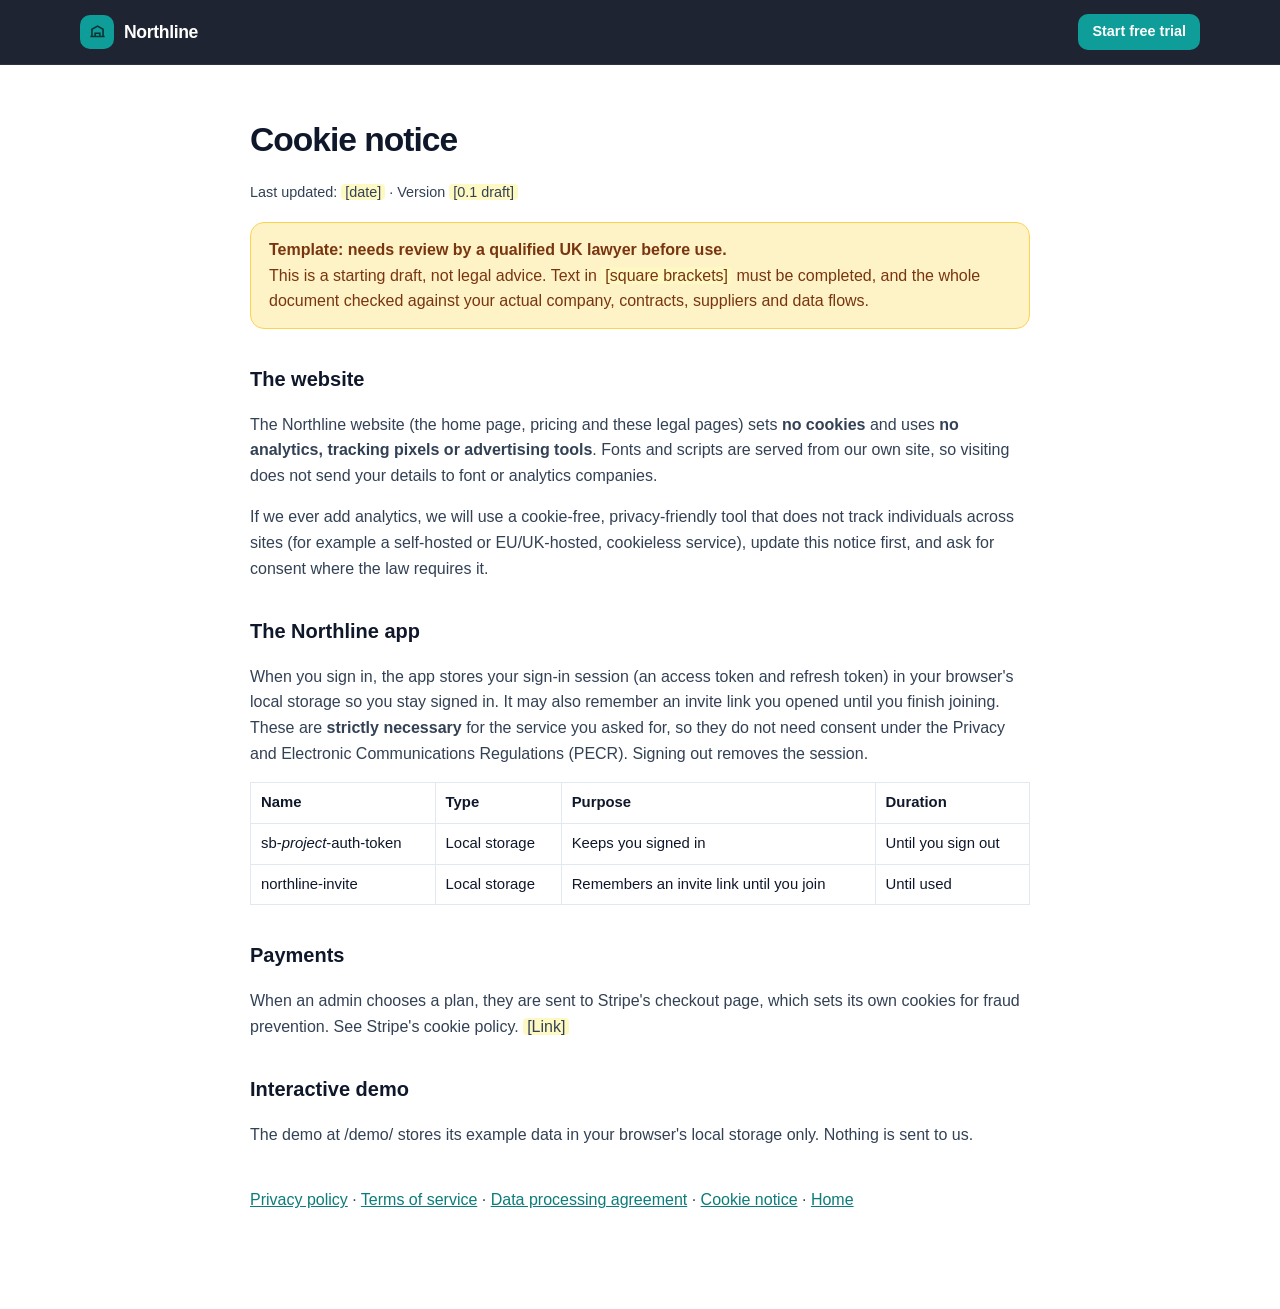
<file: legal/cookies.html>
<!DOCTYPE html>
<html lang="en-GB"><head><meta charset="utf-8"><meta name="viewport" content="width=device-width, initial-scale=1">
<title>Cookie notice · Northline</title><meta name="robots" content="noindex"><link rel="icon" href="../app/icon.svg" type="image/svg+xml"><link rel="stylesheet" href="../assets/site.css"></head>
<body><header class="nav"><div class="wrap"><a class="logo" href="../"><span class="mark"><svg viewBox="0 0 24 24" fill="none" stroke="#083332" stroke-width="2"><path d="M3 17h18M5 17V8l7-4 7 4v9M9 17v-4h6v4"/></svg></span>Northline</a>
<div class="nav-cta" style="margin-left:auto"><a class="btn btn-primary btn-sm" href="../app/?start=trial">Start free trial</a></div></div></header>
<main class="legal"><h1>Cookie notice</h1><p class="fine">Last updated: <span class="fill">[date]</span> · Version <span class="fill">[0.1 draft]</span></p>
<div class="template-warning"><strong>Template: needs review by a qualified UK lawyer before use.</strong>This is a starting draft, not legal advice. Text in <span class="fill">[square brackets]</span> must be completed, and the whole document checked against your actual company, contracts, suppliers and data flows.</div>

<h2>The website</h2><p>The Northline website (the home page, pricing and these legal pages) sets <strong>no cookies</strong> and uses <strong>no analytics, tracking pixels or advertising tools</strong>. Fonts and scripts are served from our own site, so visiting does not send your details to font or analytics companies.</p>
<p>If we ever add analytics, we will use a cookie-free, privacy-friendly tool that does not track individuals across sites (for example a self-hosted or EU/UK-hosted, cookieless service), update this notice first, and ask for consent where the law requires it.</p>
<h2>The Northline app</h2><p>When you sign in, the app stores your sign-in session (an access token and refresh token) in your browser's local storage so you stay signed in. It may also remember an invite link you opened until you finish joining. These are <strong>strictly necessary</strong> for the service you asked for, so they do not need consent under the Privacy and Electronic Communications Regulations (PECR). Signing out removes the session.</p>
<table><tr><th>Name</th><th>Type</th><th>Purpose</th><th>Duration</th></tr>
<tr><td>sb-<em>project</em>-auth-token</td><td>Local storage</td><td>Keeps you signed in</td><td>Until you sign out</td></tr>
<tr><td>northline-invite</td><td>Local storage</td><td>Remembers an invite link until you join</td><td>Until used</td></tr></table>
<h2>Payments</h2><p>When an admin chooses a plan, they are sent to Stripe's checkout page, which sets its own cookies for fraud prevention. See Stripe's cookie policy. <span class="fill">[Link]</span></p>
<h2>Interactive demo</h2><p>The demo at /demo/ stores its example data in your browser's local storage only. Nothing is sent to us.</p>
<p style="margin-top:40px"><a href="privacy.html">Privacy policy</a> · <a href="terms.html">Terms of service</a> · <a href="dpa.html">Data processing agreement</a> · <a href="cookies.html">Cookie notice</a> · <a href="../">Home</a></p></main></body></html>
</file>
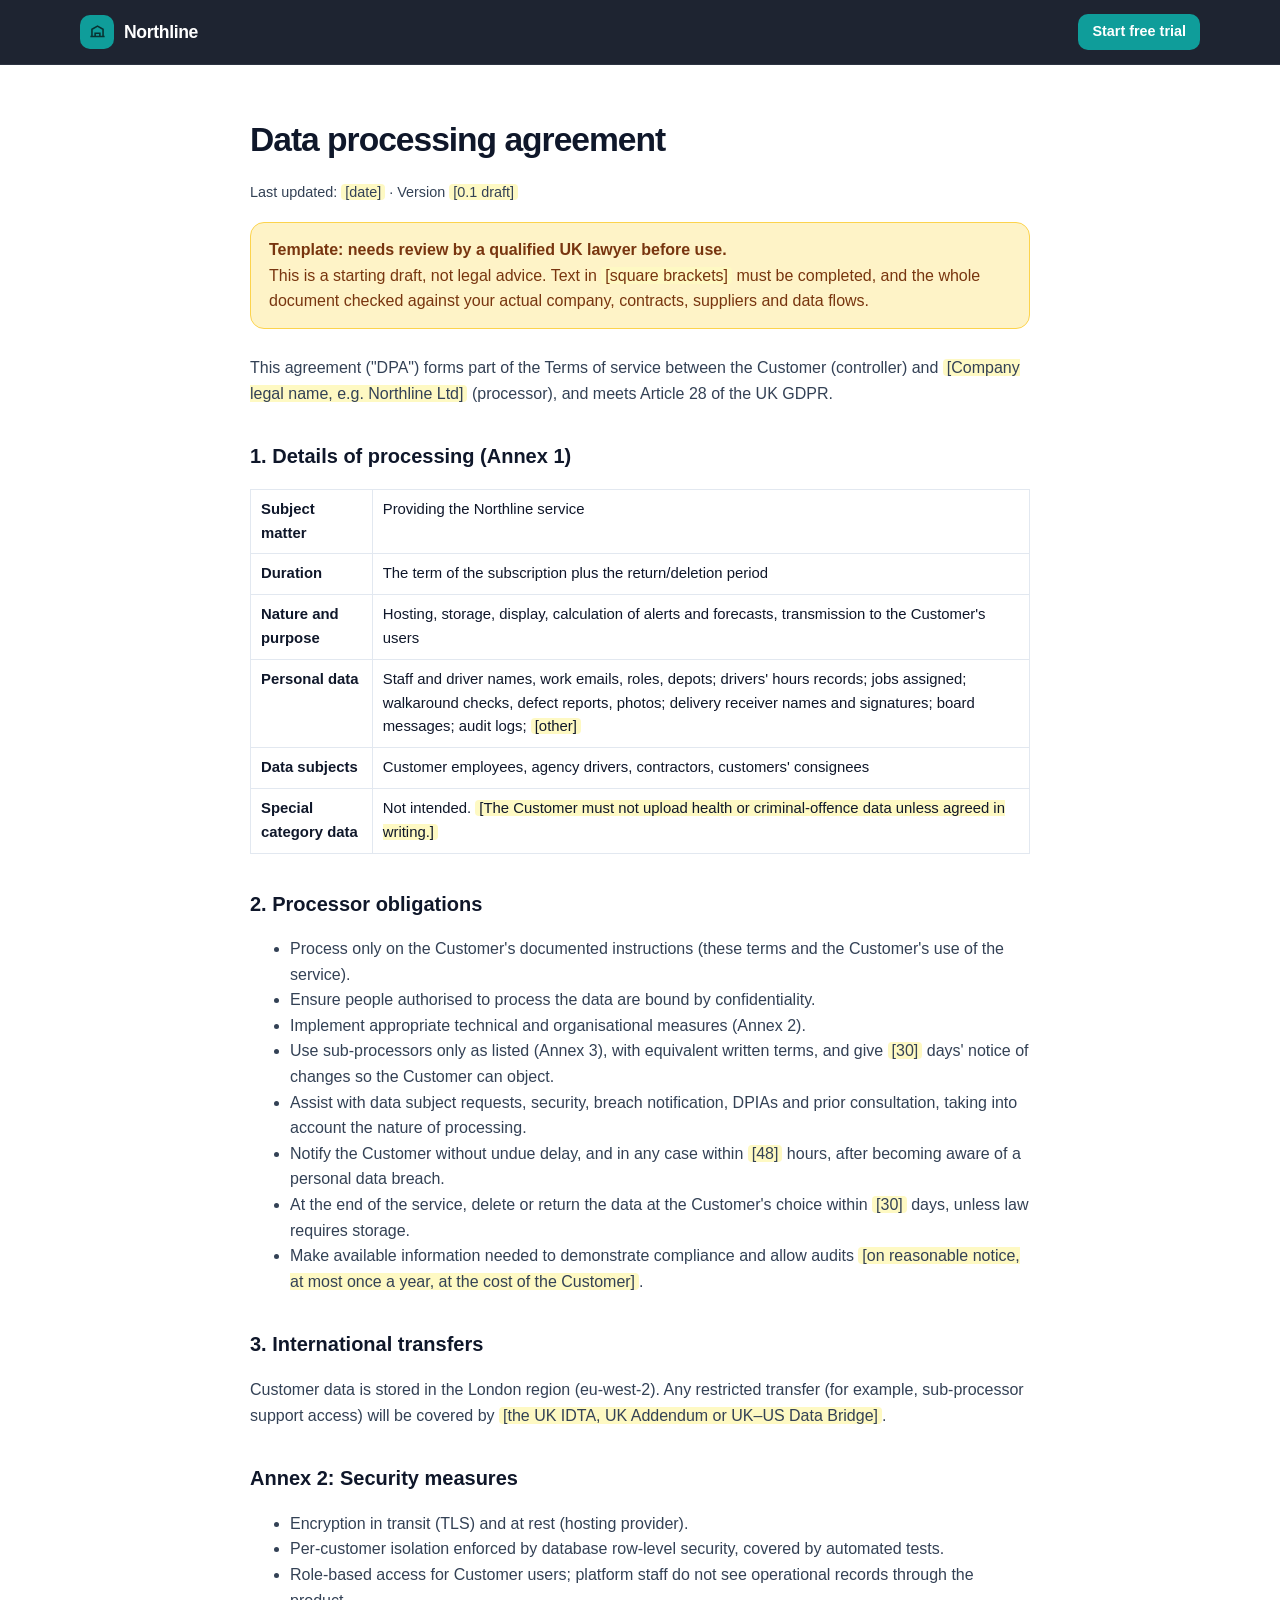
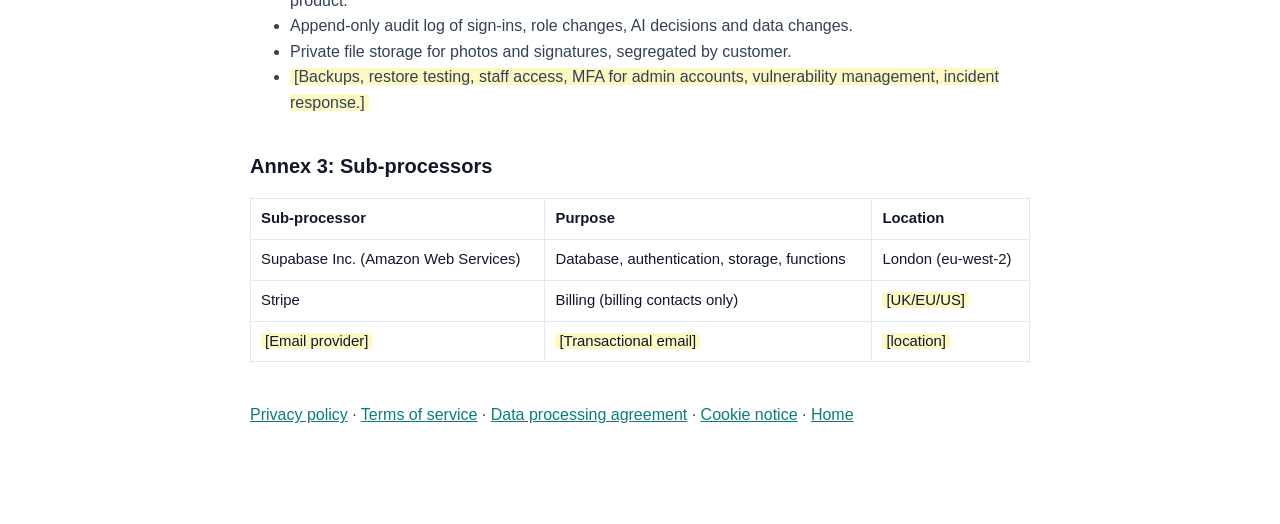
<file: legal/dpa.html>
<!DOCTYPE html>
<html lang="en-GB"><head><meta charset="utf-8"><meta name="viewport" content="width=device-width, initial-scale=1">
<title>Data processing agreement · Northline</title><meta name="robots" content="noindex"><link rel="icon" href="../app/icon.svg" type="image/svg+xml"><link rel="stylesheet" href="../assets/site.css"></head>
<body><header class="nav"><div class="wrap"><a class="logo" href="../"><span class="mark"><svg viewBox="0 0 24 24" fill="none" stroke="#083332" stroke-width="2"><path d="M3 17h18M5 17V8l7-4 7 4v9M9 17v-4h6v4"/></svg></span>Northline</a>
<div class="nav-cta" style="margin-left:auto"><a class="btn btn-primary btn-sm" href="../app/?start=trial">Start free trial</a></div></div></header>
<main class="legal"><h1>Data processing agreement</h1><p class="fine">Last updated: <span class="fill">[date]</span> · Version <span class="fill">[0.1 draft]</span></p>
<div class="template-warning"><strong>Template: needs review by a qualified UK lawyer before use.</strong>This is a starting draft, not legal advice. Text in <span class="fill">[square brackets]</span> must be completed, and the whole document checked against your actual company, contracts, suppliers and data flows.</div>

<p>This agreement ("DPA") forms part of the Terms of service between the Customer (controller) and <span class="fill">[Company legal name, e.g. Northline Ltd]</span> (processor), and meets Article 28 of the UK GDPR.</p>
<h2>1. Details of processing (Annex 1)</h2>
<table><tr><th>Subject matter</th><td>Providing the Northline service</td></tr>
<tr><th>Duration</th><td>The term of the subscription plus the return/deletion period</td></tr>
<tr><th>Nature and purpose</th><td>Hosting, storage, display, calculation of alerts and forecasts, transmission to the Customer's users</td></tr>
<tr><th>Personal data</th><td>Staff and driver names, work emails, roles, depots; drivers' hours records; jobs assigned; walkaround checks, defect reports, photos; delivery receiver names and signatures; board messages; audit logs; <span class="fill">[other]</span></td></tr>
<tr><th>Data subjects</th><td>Customer employees, agency drivers, contractors, customers' consignees</td></tr>
<tr><th>Special category data</th><td>Not intended. <span class="fill">[The Customer must not upload health or criminal-offence data unless agreed in writing.]</span></td></tr></table>
<h2>2. Processor obligations</h2><ul>
<li>Process only on the Customer's documented instructions (these terms and the Customer's use of the service).</li>
<li>Ensure people authorised to process the data are bound by confidentiality.</li>
<li>Implement appropriate technical and organisational measures (Annex 2).</li>
<li>Use sub-processors only as listed (Annex 3), with equivalent written terms, and give <span class="fill">[30]</span> days' notice of changes so the Customer can object.</li>
<li>Assist with data subject requests, security, breach notification, DPIAs and prior consultation, taking into account the nature of processing.</li>
<li>Notify the Customer without undue delay, and in any case within <span class="fill">[48]</span> hours, after becoming aware of a personal data breach.</li>
<li>At the end of the service, delete or return the data at the Customer's choice within <span class="fill">[30]</span> days, unless law requires storage.</li>
<li>Make available information needed to demonstrate compliance and allow audits <span class="fill">[on reasonable notice, at most once a year, at the cost of the Customer]</span>.</li></ul>
<h2>3. International transfers</h2><p>Customer data is stored in the London region (eu-west-2). Any restricted transfer (for example, sub-processor support access) will be covered by <span class="fill">[the UK IDTA, UK Addendum or UK–US Data Bridge]</span>.</p>
<h2>Annex 2: Security measures</h2><ul>
<li>Encryption in transit (TLS) and at rest (hosting provider).</li>
<li>Per-customer isolation enforced by database row-level security, covered by automated tests.</li>
<li>Role-based access for Customer users; platform staff do not see operational records through the product.</li>
<li>Append-only audit log of sign-ins, role changes, AI decisions and data changes.</li>
<li>Private file storage for photos and signatures, segregated by customer.</li>
<li><span class="fill">[Backups, restore testing, staff access, MFA for admin accounts, vulnerability management, incident response.]</span></li></ul>
<h2>Annex 3: Sub-processors</h2>
<table><tr><th>Sub-processor</th><th>Purpose</th><th>Location</th></tr>
<tr><td>Supabase Inc. (Amazon Web Services)</td><td>Database, authentication, storage, functions</td><td>London (eu-west-2)</td></tr>
<tr><td>Stripe</td><td>Billing (billing contacts only)</td><td><span class="fill">[UK/EU/US]</span></td></tr>
<tr><td><span class="fill">[Email provider]</span></td><td><span class="fill">[Transactional email]</span></td><td><span class="fill">[location]</span></td></tr></table>
<p style="margin-top:40px"><a href="privacy.html">Privacy policy</a> · <a href="terms.html">Terms of service</a> · <a href="dpa.html">Data processing agreement</a> · <a href="cookies.html">Cookie notice</a> · <a href="../">Home</a></p></main></body></html>
</file>
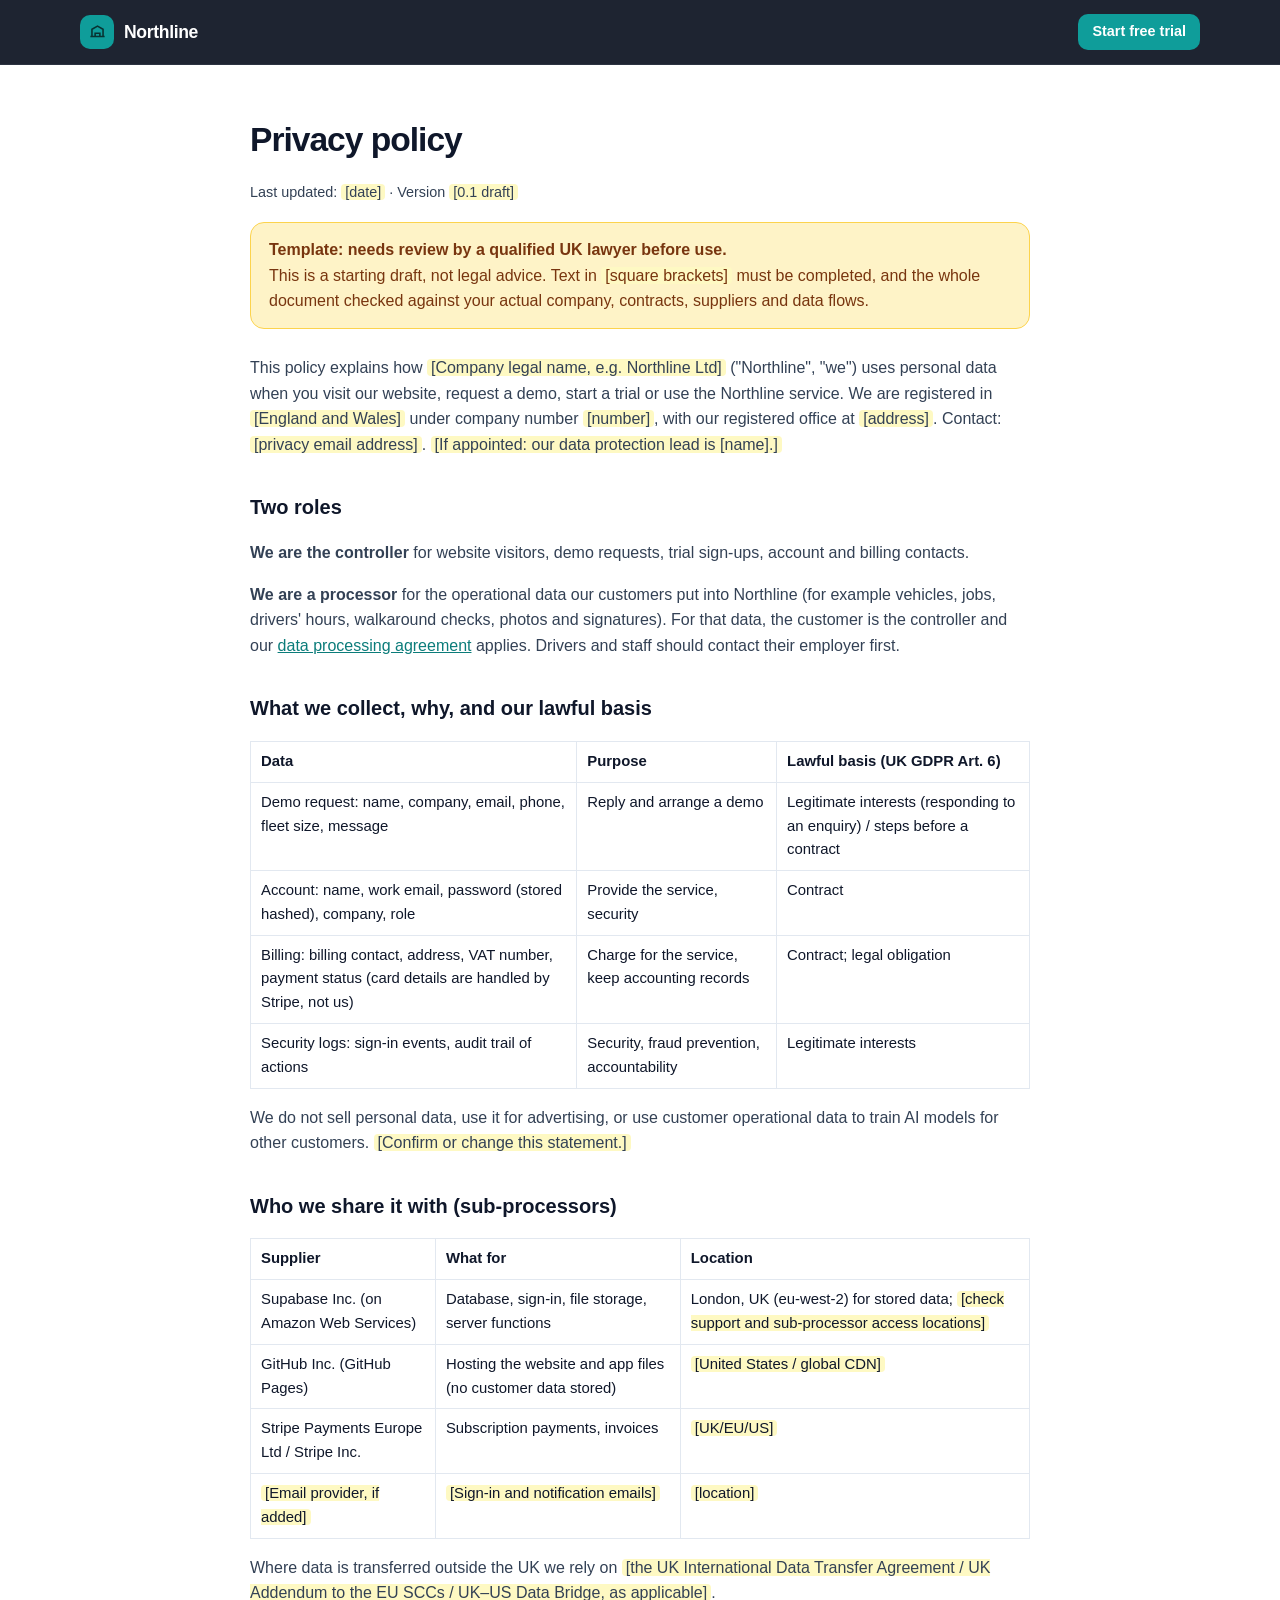
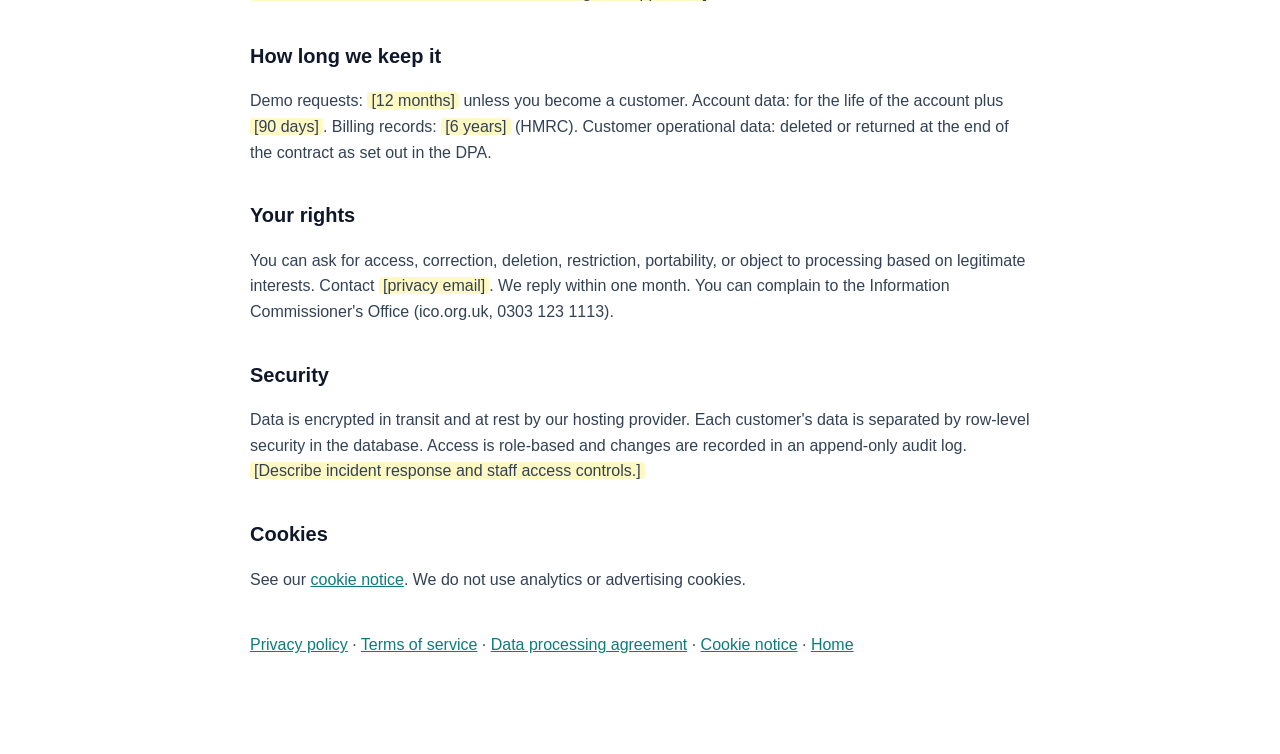
<file: legal/privacy.html>
<!DOCTYPE html>
<html lang="en-GB"><head><meta charset="utf-8"><meta name="viewport" content="width=device-width, initial-scale=1">
<title>Privacy policy · Northline</title><meta name="robots" content="noindex"><link rel="icon" href="../app/icon.svg" type="image/svg+xml"><link rel="stylesheet" href="../assets/site.css"></head>
<body><header class="nav"><div class="wrap"><a class="logo" href="../"><span class="mark"><svg viewBox="0 0 24 24" fill="none" stroke="#083332" stroke-width="2"><path d="M3 17h18M5 17V8l7-4 7 4v9M9 17v-4h6v4"/></svg></span>Northline</a>
<div class="nav-cta" style="margin-left:auto"><a class="btn btn-primary btn-sm" href="../app/?start=trial">Start free trial</a></div></div></header>
<main class="legal"><h1>Privacy policy</h1><p class="fine">Last updated: <span class="fill">[date]</span> · Version <span class="fill">[0.1 draft]</span></p>
<div class="template-warning"><strong>Template: needs review by a qualified UK lawyer before use.</strong>This is a starting draft, not legal advice. Text in <span class="fill">[square brackets]</span> must be completed, and the whole document checked against your actual company, contracts, suppliers and data flows.</div>

<p>This policy explains how <span class="fill">[Company legal name, e.g. Northline Ltd]</span> ("Northline", "we") uses personal data when you visit our website, request a demo, start a trial or use the Northline service. We are registered in <span class="fill">[England and Wales]</span> under company number <span class="fill">[number]</span>, with our registered office at <span class="fill">[address]</span>. Contact: <span class="fill">[privacy email address]</span>. <span class="fill">[If appointed: our data protection lead is [name].]</span></p>
<h2>Two roles</h2>
<p><strong>We are the controller</strong> for website visitors, demo requests, trial sign-ups, account and billing contacts.</p>
<p><strong>We are a processor</strong> for the operational data our customers put into Northline (for example vehicles, jobs, drivers' hours, walkaround checks, photos and signatures). For that data, the customer is the controller and our <a href="dpa.html">data processing agreement</a> applies. Drivers and staff should contact their employer first.</p>
<h2>What we collect, why, and our lawful basis</h2>
<table><tr><th>Data</th><th>Purpose</th><th>Lawful basis (UK GDPR Art. 6)</th></tr>
<tr><td>Demo request: name, company, email, phone, fleet size, message</td><td>Reply and arrange a demo</td><td>Legitimate interests (responding to an enquiry) / steps before a contract</td></tr>
<tr><td>Account: name, work email, password (stored hashed), company, role</td><td>Provide the service, security</td><td>Contract</td></tr>
<tr><td>Billing: billing contact, address, VAT number, payment status (card details are handled by Stripe, not us)</td><td>Charge for the service, keep accounting records</td><td>Contract; legal obligation</td></tr>
<tr><td>Security logs: sign-in events, audit trail of actions</td><td>Security, fraud prevention, accountability</td><td>Legitimate interests</td></tr></table>
<p>We do not sell personal data, use it for advertising, or use customer operational data to train AI models for other customers. <span class="fill">[Confirm or change this statement.]</span></p>
<h2>Who we share it with (sub-processors)</h2>
<table><tr><th>Supplier</th><th>What for</th><th>Location</th></tr>
<tr><td>Supabase Inc. (on Amazon Web Services)</td><td>Database, sign-in, file storage, server functions</td><td>London, UK (eu-west-2) for stored data; <span class="fill">[check support and sub-processor access locations]</span></td></tr>
<tr><td>GitHub Inc. (GitHub Pages)</td><td>Hosting the website and app files (no customer data stored)</td><td><span class="fill">[United States / global CDN]</span></td></tr>
<tr><td>Stripe Payments Europe Ltd / Stripe Inc.</td><td>Subscription payments, invoices</td><td><span class="fill">[UK/EU/US]</span></td></tr>
<tr><td><span class="fill">[Email provider, if added]</span></td><td><span class="fill">[Sign-in and notification emails]</span></td><td><span class="fill">[location]</span></td></tr></table>
<p>Where data is transferred outside the UK we rely on <span class="fill">[the UK International Data Transfer Agreement / UK Addendum to the EU SCCs / UK–US Data Bridge, as applicable]</span>.</p>
<h2>How long we keep it</h2>
<p>Demo requests: <span class="fill">[12 months]</span> unless you become a customer. Account data: for the life of the account plus <span class="fill">[90 days]</span>. Billing records: <span class="fill">[6 years]</span> (HMRC). Customer operational data: deleted or returned at the end of the contract as set out in the DPA.</p>
<h2>Your rights</h2>
<p>You can ask for access, correction, deletion, restriction, portability, or object to processing based on legitimate interests. Contact <span class="fill">[privacy email]</span>. We reply within one month. You can complain to the Information Commissioner's Office (ico.org.uk, 0303 123 1113).</p>
<h2>Security</h2>
<p>Data is encrypted in transit and at rest by our hosting provider. Each customer's data is separated by row-level security in the database. Access is role-based and changes are recorded in an append-only audit log. <span class="fill">[Describe incident response and staff access controls.]</span></p>
<h2>Cookies</h2><p>See our <a href="cookies.html">cookie notice</a>. We do not use analytics or advertising cookies.</p>
<p style="margin-top:40px"><a href="privacy.html">Privacy policy</a> · <a href="terms.html">Terms of service</a> · <a href="dpa.html">Data processing agreement</a> · <a href="cookies.html">Cookie notice</a> · <a href="../">Home</a></p></main></body></html>
</file>
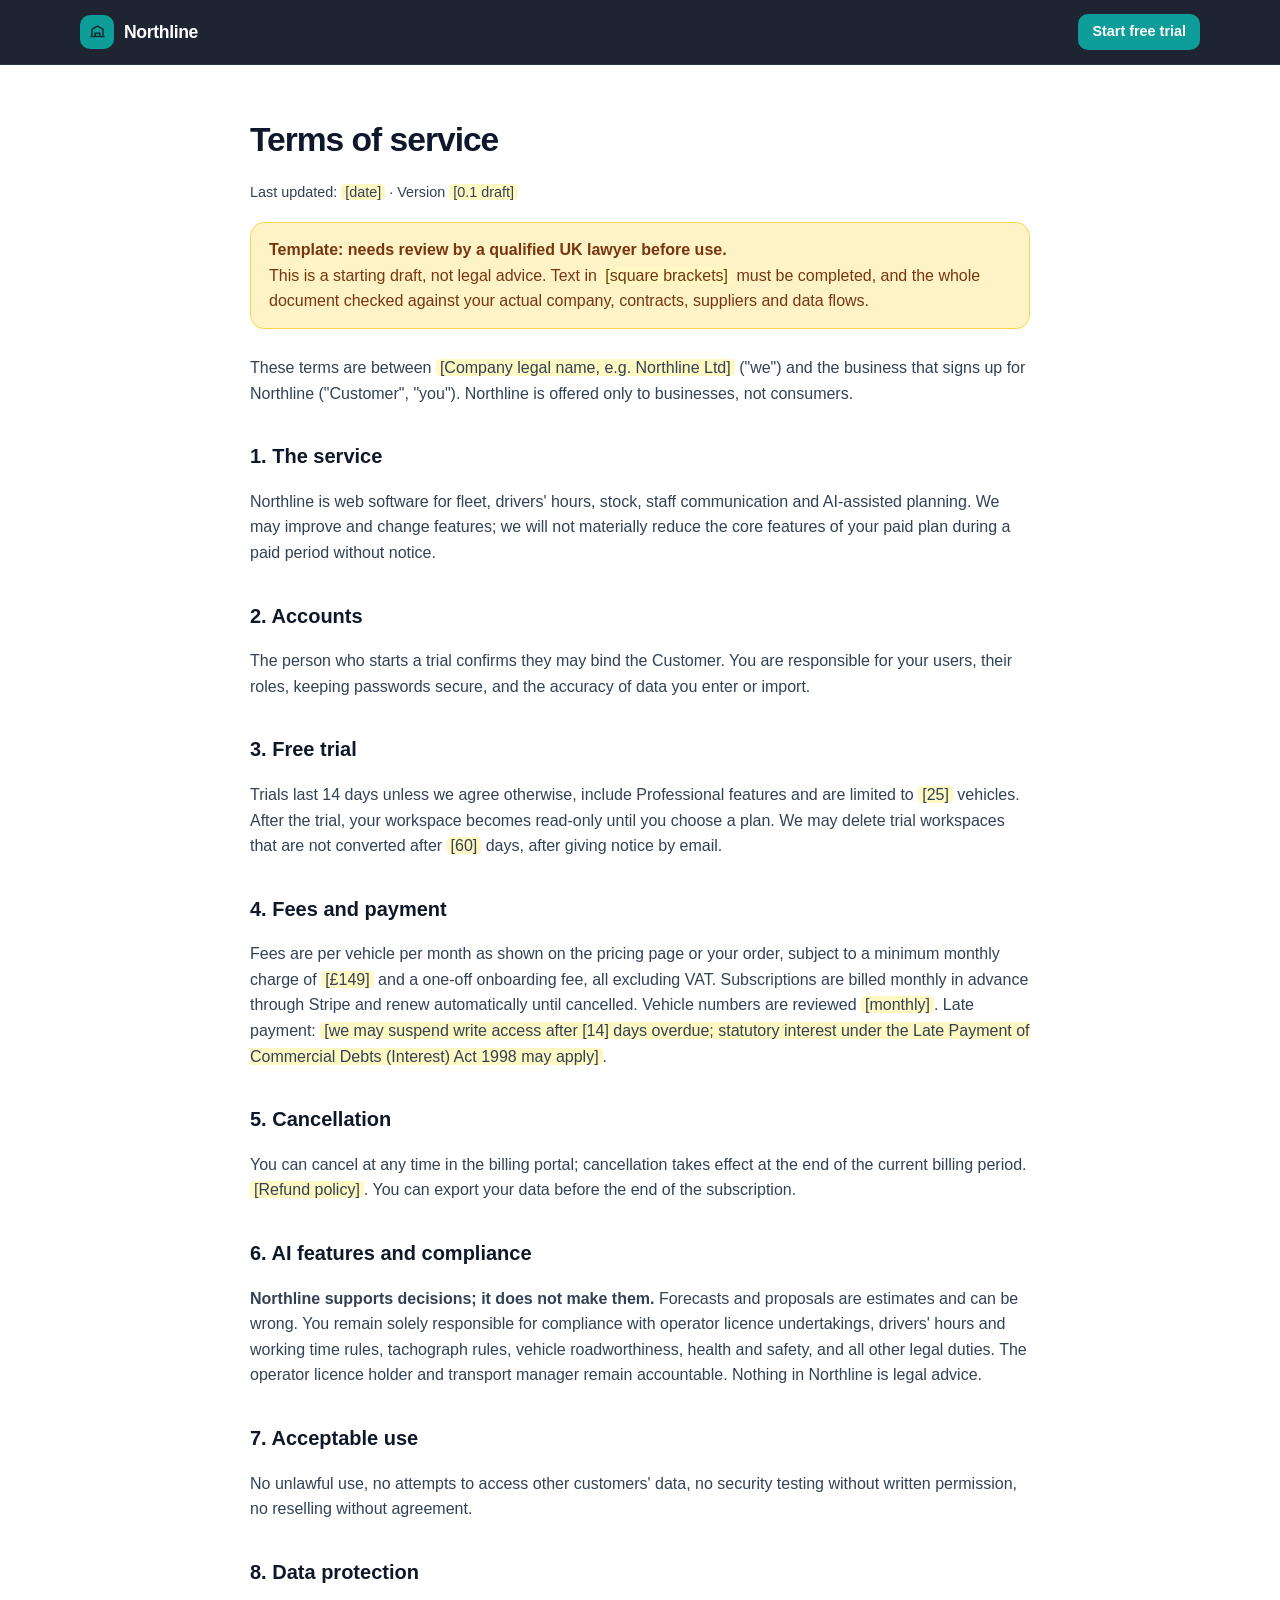
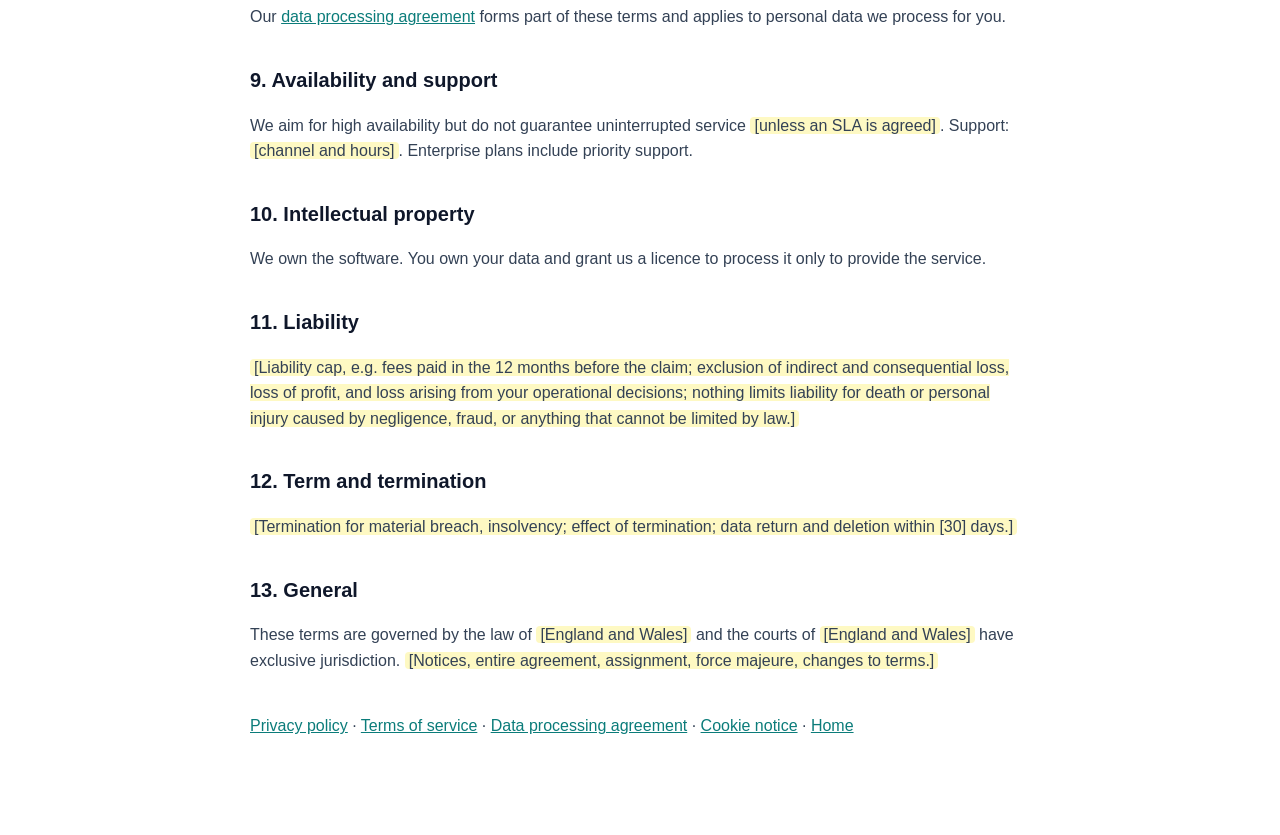
<file: legal/terms.html>
<!DOCTYPE html>
<html lang="en-GB"><head><meta charset="utf-8"><meta name="viewport" content="width=device-width, initial-scale=1">
<title>Terms of service · Northline</title><meta name="robots" content="noindex"><link rel="icon" href="../app/icon.svg" type="image/svg+xml"><link rel="stylesheet" href="../assets/site.css"></head>
<body><header class="nav"><div class="wrap"><a class="logo" href="../"><span class="mark"><svg viewBox="0 0 24 24" fill="none" stroke="#083332" stroke-width="2"><path d="M3 17h18M5 17V8l7-4 7 4v9M9 17v-4h6v4"/></svg></span>Northline</a>
<div class="nav-cta" style="margin-left:auto"><a class="btn btn-primary btn-sm" href="../app/?start=trial">Start free trial</a></div></div></header>
<main class="legal"><h1>Terms of service</h1><p class="fine">Last updated: <span class="fill">[date]</span> · Version <span class="fill">[0.1 draft]</span></p>
<div class="template-warning"><strong>Template: needs review by a qualified UK lawyer before use.</strong>This is a starting draft, not legal advice. Text in <span class="fill">[square brackets]</span> must be completed, and the whole document checked against your actual company, contracts, suppliers and data flows.</div>

<p>These terms are between <span class="fill">[Company legal name, e.g. Northline Ltd]</span> ("we") and the business that signs up for Northline ("Customer", "you"). Northline is offered only to businesses, not consumers.</p>
<h2>1. The service</h2><p>Northline is web software for fleet, drivers' hours, stock, staff communication and AI-assisted planning. We may improve and change features; we will not materially reduce the core features of your paid plan during a paid period without notice.</p>
<h2>2. Accounts</h2><p>The person who starts a trial confirms they may bind the Customer. You are responsible for your users, their roles, keeping passwords secure, and the accuracy of data you enter or import.</p>
<h2>3. Free trial</h2><p>Trials last 14 days unless we agree otherwise, include Professional features and are limited to <span class="fill">[25]</span> vehicles. After the trial, your workspace becomes read-only until you choose a plan. We may delete trial workspaces that are not converted after <span class="fill">[60]</span> days, after giving notice by email.</p>
<h2>4. Fees and payment</h2><p>Fees are per vehicle per month as shown on the pricing page or your order, subject to a minimum monthly charge of <span class="fill">[£149]</span> and a one-off onboarding fee, all excluding VAT. Subscriptions are billed monthly in advance through Stripe and renew automatically until cancelled. Vehicle numbers are reviewed <span class="fill">[monthly]</span>. Late payment: <span class="fill">[we may suspend write access after [14] days overdue; statutory interest under the Late Payment of Commercial Debts (Interest) Act 1998 may apply]</span>.</p>
<h2>5. Cancellation</h2><p>You can cancel at any time in the billing portal; cancellation takes effect at the end of the current billing period. <span class="fill">[Refund policy]</span>. You can export your data before the end of the subscription.</p>
<h2>6. AI features and compliance</h2><p><strong>Northline supports decisions; it does not make them.</strong> Forecasts and proposals are estimates and can be wrong. You remain solely responsible for compliance with operator licence undertakings, drivers' hours and working time rules, tachograph rules, vehicle roadworthiness, health and safety, and all other legal duties. The operator licence holder and transport manager remain accountable. Nothing in Northline is legal advice.</p>
<h2>7. Acceptable use</h2><p>No unlawful use, no attempts to access other customers' data, no security testing without written permission, no reselling without agreement.</p>
<h2>8. Data protection</h2><p>Our <a href="dpa.html">data processing agreement</a> forms part of these terms and applies to personal data we process for you.</p>
<h2>9. Availability and support</h2><p>We aim for high availability but do not guarantee uninterrupted service <span class="fill">[unless an SLA is agreed]</span>. Support: <span class="fill">[channel and hours]</span>. Enterprise plans include priority support.</p>
<h2>10. Intellectual property</h2><p>We own the software. You own your data and grant us a licence to process it only to provide the service.</p>
<h2>11. Liability</h2><p><span class="fill">[Liability cap, e.g. fees paid in the 12 months before the claim; exclusion of indirect and consequential loss, loss of profit, and loss arising from your operational decisions; nothing limits liability for death or personal injury caused by negligence, fraud, or anything that cannot be limited by law.]</span></p>
<h2>12. Term and termination</h2><p><span class="fill">[Termination for material breach, insolvency; effect of termination; data return and deletion within [30] days.]</span></p>
<h2>13. General</h2><p>These terms are governed by the law of <span class="fill">[England and Wales]</span> and the courts of <span class="fill">[England and Wales]</span> have exclusive jurisdiction. <span class="fill">[Notices, entire agreement, assignment, force majeure, changes to terms.]</span></p>
<p style="margin-top:40px"><a href="privacy.html">Privacy policy</a> · <a href="terms.html">Terms of service</a> · <a href="dpa.html">Data processing agreement</a> · <a href="cookies.html">Cookie notice</a> · <a href="../">Home</a></p></main></body></html>
</file>
<file: assets/site.css>
:root{--ink:#0b1220;--ink-2:#151d2e;--ink-3:#1e293b;--text:#0f172a;--muted:#64748b;--line:#e2e8f0;--bg:#f6f8fb;--accent:#0f9d9a;--accent-2:#0b7c7a;--accent-soft:#d7f3f2;--mint:#5eead4;--warn:#b45309;--radius:18px;
--sans:-apple-system,BlinkMacSystemFont,"Segoe UI",Roboto,"Helvetica Neue",Arial,sans-serif;--mono:ui-monospace,SFMono-Regular,Menlo,Consolas,monospace}
*{box-sizing:border-box}html{scroll-behavior:smooth;-webkit-text-size-adjust:100%}
body{margin:0;font:16px/1.6 var(--sans);color:var(--text);background:#fff}
a{color:var(--accent-2)}img{max-width:100%}
.wrap{max-width:1160px;margin:0 auto;padding:0 20px}
.skip{position:absolute;left:-999px}.skip:focus{left:12px;top:12px;background:#fff;padding:8px;z-index:99}
/* nav */
.nav{position:sticky;top:0;z-index:50;background:rgba(11,18,32,.92);backdrop-filter:saturate(1.4) blur(12px);-webkit-backdrop-filter:saturate(1.4) blur(12px);border-bottom:1px solid rgba(148,163,184,.12)}
.nav .wrap{display:flex;align-items:center;gap:18px;height:64px}
.logo{display:flex;align-items:center;gap:10px;color:#fff;text-decoration:none;font-weight:700;letter-spacing:-.02em;font-size:1.1rem}
.mark{width:34px;height:34px;border-radius:10px;background:var(--accent);display:grid;place-items:center;flex:none}.mark svg{width:19px;height:19px}
.nav-links{display:flex;gap:4px;margin-left:12px}.nav-links a{color:#cbd5e1;text-decoration:none;padding:8px 10px;border-radius:10px;font-size:.93rem}.nav-links a:hover{color:#fff;background:rgba(255,255,255,.06)}
.nav-cta{margin-left:auto;display:flex;gap:8px;align-items:center}
.btn{display:inline-flex;align-items:center;justify-content:center;gap:8px;border-radius:12px;padding:11px 18px;font-weight:650;text-decoration:none;border:1px solid transparent;font-size:.97rem;cursor:pointer;font-family:inherit;line-height:1.2}
.btn-primary{background:var(--accent);color:#fff}.btn-primary:hover{background:var(--accent-2)}
.btn-ghost{color:#e2e8f0;border-color:rgba(148,163,184,.35)}.btn-ghost:hover{border-color:#e2e8f0}
.btn-light{background:#fff;color:var(--ink);border-color:var(--line)}.btn-light:hover{border-color:var(--accent)}
.btn-sm{padding:8px 13px;font-size:.9rem;border-radius:10px}
.menu-toggle{display:none;margin-left:auto;background:none;border:1px solid rgba(148,163,184,.35);color:#fff;border-radius:10px;padding:8px 12px;font:inherit}
/* hero */
.hero{background:radial-gradient(1200px 500px at 85% -10%,rgba(15,157,154,.35),transparent 60%),linear-gradient(180deg,var(--ink),#0e1628);color:#e2e8f0;padding:72px 0 80px;overflow:hidden}
.hero .wrap{display:grid;grid-template-columns:1.05fr .95fr;gap:48px;align-items:center}
.eyebrow{display:inline-flex;gap:8px;align-items:center;color:var(--mint);font-weight:650;font-size:.85rem;letter-spacing:.04em;text-transform:uppercase}
.hero h1{font-size:clamp(2.2rem,5vw,3.6rem);line-height:1.05;letter-spacing:-.04em;color:#fff;margin:14px 0 18px}
.hero h1 em{font-style:normal;color:var(--mint)}
.hero p.lead{font-size:1.15rem;color:#94a3b8;max-width:36em;margin:0 0 26px}
.hero-ctas{display:flex;gap:10px;flex-wrap:wrap}
.hero-note{margin-top:16px;color:#64748b;font-size:.88rem}
.mock{background:#0f172a;border:1px solid rgba(148,163,184,.18);border-radius:20px;box-shadow:0 30px 80px rgba(0,0,0,.45);overflow:hidden;font-size:.82rem}
.mock-top{display:flex;gap:6px;padding:10px 12px;border-bottom:1px solid rgba(148,163,184,.12)}.mock-top i{width:9px;height:9px;border-radius:9px;background:#334155;display:block}
.mock-body{display:grid;grid-template-columns:120px 1fr;min-height:330px}
.mock-side{background:#0b1220;padding:12px;display:grid;gap:6px;align-content:start;color:#94a3b8}.mock-side span{padding:6px 8px;border-radius:8px}.mock-side .on{background:rgba(15,157,154,.18);color:#5eead4}
.mock-main{padding:14px;display:grid;gap:10px;align-content:start;background:#f1f5f9;color:var(--text)}
.mock-kpis{display:grid;grid-template-columns:repeat(3,1fr);gap:8px}.mock-kpi{background:#fff;border-radius:10px;padding:8px 10px;border:1px solid var(--line)}.mock-kpi b{display:block;font-size:1.15rem}.mock-kpi small{color:var(--muted)}
.mock-row{background:#fff;border:1px solid var(--line);border-radius:10px;padding:9px 10px;display:flex;justify-content:space-between;gap:8px;align-items:center}
.tag{font-size:.72rem;font-weight:700;padding:3px 8px;border-radius:99px;white-space:nowrap}.tag.ok{background:#d1fae5;color:#047857}.tag.watch{background:#fef3c7;color:#b45309}.tag.bad{background:#fee2e2;color:#b91c1c}.tag.ai{background:var(--accent-soft);color:var(--accent-2)}
.mock-cap{color:#64748b;font-size:.78rem;text-align:center;margin-top:8px}
/* sections */
section{padding:84px 0}section.alt{background:var(--bg)}section.dark{background:var(--ink);color:#cbd5e1}
.kicker{color:var(--accent-2);font-weight:700;font-size:.82rem;letter-spacing:.06em;text-transform:uppercase}
section.dark .kicker{color:var(--mint)}
h2.title{font-size:clamp(1.8rem,3.6vw,2.6rem);letter-spacing:-.035em;line-height:1.12;margin:8px 0 14px}
section.dark h2.title{color:#fff}
p.sub{color:var(--muted);font-size:1.08rem;max-width:42em;margin:0 0 36px}section.dark p.sub{color:#94a3b8}
.grid{display:grid;gap:16px}.g3{grid-template-columns:repeat(3,1fr)}.g2{grid-template-columns:repeat(2,1fr)}.g4{grid-template-columns:repeat(4,1fr)}
.card{background:#fff;border:1px solid var(--line);border-radius:var(--radius);padding:22px}
section.dark .card{background:var(--ink-2);border-color:rgba(148,163,184,.14)}
.card h3{margin:10px 0 6px;font-size:1.08rem;letter-spacing:-.01em}section.dark .card h3{color:#fff}
.card p{margin:0;color:var(--muted);font-size:.96rem}section.dark .card p{color:#94a3b8}
.ic{width:40px;height:40px;border-radius:12px;background:var(--accent-soft);color:var(--accent-2);display:grid;place-items:center}.ic svg{width:21px;height:21px}
section.dark .ic{background:rgba(15,157,154,.18);color:var(--mint)}
.problem li{margin:0 0 12px;padding-left:28px;position:relative;color:#334155}.problem ul{list-style:none;padding:0;margin:0}
.problem li:before{content:"";position:absolute;left:0;top:8px;width:14px;height:14px;border-radius:4px;background:#fee2e2;border:2px solid #fca5a5}
.steps{counter-reset:s;display:grid;gap:14px}
.step{display:grid;grid-template-columns:44px 1fr;gap:14px;align-items:start}
.step:before{counter-increment:s;content:counter(s);width:44px;height:44px;border-radius:14px;background:var(--accent);color:#fff;font-weight:700;display:grid;place-items:center}
.step h3{margin:6px 0 4px;color:#fff;font-size:1.05rem}.step p{margin:0;color:#94a3b8}
.callout{border-left:4px solid var(--accent);background:var(--accent-soft);padding:14px 18px;border-radius:12px;color:#134e4a}
section.dark .callout{background:rgba(15,157,154,.12);color:#99f6e4}
/* pricing */
.price-card{display:flex;flex-direction:column}.price-card.featured{border:2px solid var(--accent);box-shadow:0 18px 40px rgba(15,157,154,.15);position:relative}
.badge{position:absolute;top:-12px;left:22px;background:var(--accent);color:#fff;font-size:.75rem;font-weight:700;padding:4px 10px;border-radius:99px}
.price{font-size:2.6rem;font-weight:750;letter-spacing:-.04em;margin:6px 0 0}.price small{font-size:.95rem;color:var(--muted);font-weight:500;letter-spacing:0}
.price-card ul{padding-left:18px;margin:14px 0 20px;color:#334155;flex:1}.price-card li{margin:6px 0}
.placeholder{display:inline-block;background:#fef3c7;color:#92400e;border:1px solid #fcd34d;font-size:.8rem;font-weight:700;padding:3px 10px;border-radius:99px}
.fine{color:var(--muted);font-size:.9rem}
/* faq */
details{border:1px solid var(--line);border-radius:14px;padding:4px 18px;background:#fff;margin-bottom:10px}
summary{cursor:pointer;font-weight:650;padding:12px 0;list-style:none}summary::-webkit-details-marker{display:none}
summary:after{content:"+";float:right;color:var(--accent-2);font-weight:700}details[open] summary:after{content:"–"}
details p{margin:0 0 14px;color:#475569}
/* demo form */
.demo{display:grid;grid-template-columns:.9fr 1.1fr;gap:36px;align-items:start}
form.lead{display:grid;grid-template-columns:1fr 1fr;gap:12px}
form.lead label{display:grid;gap:5px;font-size:.88rem;font-weight:600;color:#334155}form.lead .full{grid-column:1/-1}
form.lead input,form.lead select,form.lead textarea{font:inherit;font-size:16px;padding:11px 12px;border:1px solid #cbd5e1;border-radius:12px;background:#fff;width:100%;color:var(--text)}
form.lead textarea{min-height:100px;resize:vertical}
form.lead input:focus,form.lead select:focus,form.lead textarea:focus{outline:2px solid var(--accent-soft);border-color:var(--accent)}
.hp{position:absolute;left:-9999px;width:1px;height:1px;overflow:hidden}
.form-msg{grid-column:1/-1;min-height:1.4em;font-size:.95rem;margin:0}.form-msg.ok{color:#047857}.form-msg.err{color:#b91c1c}
/* cta band */
.band{background:linear-gradient(120deg,var(--accent-2),var(--accent));color:#fff;border-radius:24px;padding:40px;display:flex;justify-content:space-between;gap:20px;align-items:center;flex-wrap:wrap}
.band h2{margin:0;font-size:1.8rem;letter-spacing:-.03em}.band p{margin:6px 0 0;color:#ccfbf1}
/* footer */
footer{background:var(--ink);color:#94a3b8;padding:48px 0 32px;font-size:.92rem}
footer .cols{display:grid;grid-template-columns:1.4fr 1fr 1fr 1fr;gap:24px}footer h4{color:#fff;margin:0 0 10px;font-size:.95rem}
footer a{color:#cbd5e1;text-decoration:none;display:block;margin:6px 0}footer a:hover{color:#fff}
footer .base{border-top:1px solid rgba(148,163,184,.14);margin-top:32px;padding-top:18px;display:flex;justify-content:space-between;gap:12px;flex-wrap:wrap;font-size:.85rem}
/* legal pages */
.legal{max-width:820px;margin:0 auto;padding:48px 20px 80px}.legal h1{letter-spacing:-.03em;font-size:2.1rem;margin:0 0 8px}
.legal h2{margin-top:34px;font-size:1.25rem}.legal p,.legal li{color:#334155}.legal table{border-collapse:collapse;width:100%;font-size:.93rem}.legal td,.legal th{border:1px solid var(--line);padding:8px 10px;text-align:left;vertical-align:top}
.template-warning{background:#fef3c7;border:1px solid #fcd34d;color:#78350f;border-radius:14px;padding:14px 18px;margin:18px 0 26px}
.template-warning strong{display:block}
.fill{background:#fef9c3;padding:0 4px;border-radius:4px}
@media(max-width:980px){
  .nav-links{display:none;position:absolute;top:64px;left:0;right:0;background:var(--ink);flex-direction:column;padding:10px 16px 16px;border-bottom:1px solid rgba(148,163,184,.14)}
  .nav.open .nav-links{display:flex}.menu-toggle{display:inline-block}.nav-cta .hide-sm{display:none}.nav-cta{margin-left:0}
  .hero{padding:48px 0 56px}.hero .wrap{grid-template-columns:1fr;gap:34px}
  .g3,.g4,.g2,.demo{grid-template-columns:1fr}footer .cols{grid-template-columns:1fr 1fr}
  section{padding:60px 0}.band{padding:28px}
}
@media(max-width:600px){form.lead{grid-template-columns:1fr}.mock-body{grid-template-columns:1fr}.mock-side{display:none}.mock-kpis{grid-template-columns:1fr 1fr 1fr}.nav-cta .btn-ghost{display:none}}
</file>
<file: app/styles.css>
:root{--bg:#eef2f6;--bg-2:#fff;--sidebar:#0b1220;--sidebar-2:#151d2e;--line:#e2e8f0;--line-2:#cbd5e1;--text:#0f172a;--muted:#64748b;--faint:#94a3b8;--accent:#0f9d9a;--accent-2:#0b7c7a;--accent-soft:#d7f3f2;--ok:#047857;--ok-bg:#d1fae5;--watch:#b45309;--watch-bg:#fef3c7;--bad:#b91c1c;--bad-bg:#fee2e2;--shadow:0 1px 2px rgba(15,23,42,.06),0 8px 24px rgba(15,23,42,.04);--radius:16px;--sans:-apple-system,BlinkMacSystemFont,"Segoe UI",Roboto,"Helvetica Neue",Arial,sans-serif;--mono:ui-monospace,SFMono-Regular,Menlo,Consolas,monospace}
*{box-sizing:border-box}
html,body{margin:0;height:100%;background:var(--bg);color:var(--text);font:15px/1.5 var(--sans)}
button,input,select,textarea{font:inherit}button{cursor:pointer}
#login{min-height:100%;display:grid;grid-template-columns:1.05fr .95fr;background:var(--sidebar)}
.login-brand{padding:56px 64px;color:#e2e8f0;display:flex;flex-direction:column;justify-content:space-between}
.mark{width:40px;height:40px;border-radius:12px;background:var(--accent);display:grid;place-items:center}
.mark svg{width:22px;height:22px}
.login-brand h1{font-size:2.4rem;letter-spacing:-.04em;color:#fff;margin:28px 0 12px;font-weight:700}
.login-brand p{max-width:38ch;color:#94a3b8;font-size:1.05rem}
.login-points{display:grid;gap:10px;margin-top:32px}
.login-points div{display:flex;gap:10px;align-items:flex-start;color:#cbd5e1;font-size:.95rem}
.dot{width:8px;height:8px;border-radius:99px;background:var(--accent);margin-top:7px;flex:none}
.login-panel{background:#fff;display:flex;align-items:center;justify-content:center;padding:40px 32px}
.login-card{width:100%;max-width:460px}
.login-card h2{margin:0 0 6px;font-size:1.5rem;letter-spacing:-.03em}
.login-card .sub{color:var(--muted);margin:0 0 20px}
.member-grid{display:grid;gap:8px}
.member{display:flex;gap:12px;align-items:center;width:100%;text-align:left;border:1px solid var(--line);background:#fff;border-radius:14px;padding:12px 14px}
.member:hover{border-color:var(--accent);background:var(--accent-soft)}
.member strong{display:block;font-size:.95rem}
.member small{color:var(--muted)}
.hint{margin-top:18px;color:var(--muted);font-size:.85rem}
.btn{border:1px solid var(--line-2);background:#fff;color:var(--text);border-radius:12px;padding:10px 14px;font-weight:600}
.btn.primary{background:var(--accent);border-color:var(--accent);color:#fff}
.btn.primary:hover{background:var(--accent-2)}
.btn.tiny{padding:6px 10px;font-size:.85rem;border-radius:10px}
#app{display:none;min-height:100%}
body.app-on #login{display:none}
body.app-on #app{display:grid;grid-template-columns:252px 1fr;min-height:100%}
.sidebar{background:var(--sidebar);color:#cbd5e1;padding:18px 12px 20px;display:flex;flex-direction:column;position:sticky;top:0;height:100vh}
.brand{display:flex;gap:10px;align-items:center;padding:6px 10px 18px;color:#fff}
.brand strong{display:block;font-size:.98rem;letter-spacing:-.02em}
.brand small{color:#64748b;font-size:.75rem}
.nav-group{margin:6px 0 14px}
.nav-label{font-size:.7rem;text-transform:uppercase;letter-spacing:.08em;color:#64748b;padding:8px 12px 6px}
.sidebar button.nav{width:100%;text-align:left;background:transparent;border:0;color:#cbd5e1;border-radius:10px;padding:9px 12px;display:flex;gap:10px;align-items:center;margin-bottom:2px}
.sidebar button.nav svg{width:18px;height:18px;flex:none;opacity:.85}
.sidebar button.nav[aria-current="page"]{background:var(--sidebar-2);color:#fff}
.sidebar button.nav[aria-current="page"] svg{color:var(--accent);opacity:1}
.sidebar button.nav:hover{background:#1a2438;color:#fff}
.badge{margin-left:auto;background:#1e293b;color:#fff;border-radius:99px;font-size:.7rem;padding:1px 7px;font-weight:700}
.grow{flex:1}
.who{display:flex;gap:10px;align-items:center;padding:10px;border-radius:14px;background:var(--sidebar-2)}
.avatar{width:34px;height:34px;border-radius:50%;display:grid;place-items:center;font-weight:700;font-size:.75rem;color:#083332;background:var(--accent);flex:none}
.who strong{display:block;color:#fff;font-size:.85rem;white-space:nowrap;overflow:hidden;text-overflow:ellipsis}
.who small{color:#94a3b8;font-size:.75rem}
.shell{min-width:0;display:flex;flex-direction:column;min-height:100vh}
.top{position:sticky;top:0;z-index:10;background:rgba(238,242,246,.88);backdrop-filter:blur(12px);border-bottom:1px solid var(--line);display:flex;align-items:center;gap:12px;padding:12px 24px}
.menu-btn{display:none}
.search{flex:1;max-width:420px;display:flex;align-items:center;gap:8px;background:#fff;border:1px solid var(--line);border-radius:999px;padding:8px 14px;color:var(--muted)}
.search input{border:0;outline:none;width:100%;background:transparent}
.clock{color:var(--muted);font-size:.85rem;margin-left:auto}
.content{padding:24px 28px 48px;max-width:1280px;width:100%}
.page-head{display:flex;flex-wrap:wrap;justify-content:space-between;gap:8px 16px;margin-bottom:20px}
.page-head h1{margin:0;font-size:1.55rem;letter-spacing:-.03em}
.page-head p{margin:4px 0 0;color:var(--muted)}
.kpis{display:grid;grid-template-columns:repeat(4,1fr);gap:12px;margin-bottom:18px}
.kpi,.card,.alert,.thread,.article,table.panel{background:var(--bg-2);border:1px solid var(--line);border-radius:var(--radius);box-shadow:var(--shadow)}
.kpi{padding:16px 18px}.kpi .v{font-size:1.7rem;letter-spacing:-.04em;font-weight:700}
.kpi .l{font-size:.75rem;text-transform:uppercase;letter-spacing:.06em;color:var(--muted);font-weight:600;margin-bottom:6px}
.kpi .d{color:var(--muted);font-size:.85rem;margin-top:4px}
.kpi.warn .v{color:var(--watch)}.kpi.bad .v{color:var(--bad)}
.alert{padding:14px 16px;margin-bottom:22px}
.alert.warn{background:var(--watch-bg);border-color:#f6d889}
.alert.info{background:var(--accent-soft);border-color:#b6e4e2}
.alert strong{display:block;margin-bottom:2px}
.grid-2{display:grid;grid-template-columns:1fr 1fr;gap:14px}
.card{padding:16px 18px}
.card h3{margin:0 0 12px;font-size:.78rem;text-transform:uppercase;letter-spacing:.06em;color:var(--muted)}
section{margin:0 0 26px}section>h2{margin:0 0 8px;font-size:1.15rem;letter-spacing:-.02em}
.intro{color:var(--muted);margin:0 0 14px;max-width:72ch}
.toolbar{display:flex;flex-wrap:wrap;gap:10px;align-items:center;margin:0 0 12px}
select,.input{border:1px solid var(--line-2);border-radius:10px;padding:8px 10px;background:#fff}
table{width:100%;border-collapse:collapse}.scroll{overflow-x:auto}
th,td{text-align:left;padding:10px 12px;border-bottom:1px solid var(--line);vertical-align:top;font-size:.9rem}
th{font-size:.72rem;text-transform:uppercase;letter-spacing:.05em;color:var(--muted);background:#f8fafc}
tr:last-child td{border-bottom:0}
.mono{font-family:var(--mono);font-size:.82rem}.right{text-align:right}
.pill{display:inline-block;padding:2px 8px;border-radius:999px;font-size:.75rem;font-weight:700}
.ok{background:var(--ok-bg);color:var(--ok)}.watch{background:var(--watch-bg);color:var(--watch)}.bad{background:var(--bad-bg);color:var(--bad)}
.rows{display:grid;gap:8px}
.row{display:grid;grid-template-columns:1fr auto;gap:8px 16px;padding:14px 16px;background:#fff;border:1px solid var(--line);border-radius:14px}
.row h3{margin:0;font-size:1rem}.row p{margin:4px 0 0;color:var(--muted);font-size:.9rem}
.bars .bar{display:grid;grid-template-columns:110px 1fr auto;gap:8px;align-items:center;margin:8px 0;font-size:.85rem}
.track{height:8px;background:#e8eef5;border-radius:99px;overflow:hidden}
.fill{height:100%;background:var(--accent);border-radius:99px}
.props{display:grid;grid-template-columns:1fr auto;gap:8px 16px;margin:0}
.props dt{color:var(--muted)}.props dd{margin:0;text-align:right;font-weight:650}
.flow{display:flex;flex-wrap:wrap;gap:6px;align-items:center}
.node{background:#fff;border:1px solid var(--line);border-radius:12px;padding:8px 10px;min-width:104px}
.node b{display:block;font-size:.88rem}.node span{display:block;color:var(--muted);font-size:.75rem}
.node.person{border-color:var(--accent);background:var(--accent-soft)}.arrow{color:var(--faint)}
ol.steps{margin:0;padding:0;list-style:none;counter-reset:s}
ol.steps li{counter-increment:s;padding:12px 0 12px 44px;position:relative;border-top:1px solid var(--line)}
ol.steps li:first-child{border-top:0}
ol.steps li::before{content:counter(s);position:absolute;left:0;top:12px;width:28px;height:28px;border-radius:50%;background:var(--sidebar);color:#fff;display:grid;place-items:center;font-size:.8rem;font-weight:700}
ol.steps span{color:var(--muted);font-size:.9rem}
.check{list-style:none;margin:0;padding:0}
.check li{padding:8px 0;border-bottom:1px solid var(--line);display:flex;gap:10px}
.check li:last-child{border-bottom:0}
.tick{width:18px;height:18px;border-radius:6px;border:1px solid var(--line-2);flex:none;display:grid;place-items:center;font-size:11px}
.tick.on{background:var(--ok);border-color:var(--ok);color:#fff}
.actions{display:flex;flex-wrap:wrap;gap:6px}.note{font-size:.82rem;color:var(--muted)}
.heat th,.heat td{padding:5px;text-align:center;border:0;background:transparent}
.cell{border-radius:6px;min-width:34px;padding:6px 0;font-size:.75rem;font-weight:600}
svg.chart{width:100%;height:220px;display:block}
.board{display:grid;grid-template-columns:220px 1fr;gap:14px;min-height:560px}
.channels,.thread{padding:12px}
.channels button{width:100%;text-align:left;border:0;background:transparent;padding:9px 10px;border-radius:10px;color:var(--text);margin-bottom:2px}
.channels button[aria-current="true"]{background:var(--accent-soft);color:var(--accent-2);font-weight:650}
.msg{padding:12px 0;border-bottom:1px solid var(--line)}.msg .by{display:flex;gap:10px;align-items:center}
.msg .by time{color:var(--faint);font-size:.78rem;margin-left:auto}
.msg p{margin:6px 0 0 44px}
.reply{margin:8px 0 0 44px;padding:8px 10px;background:#f8fafc;border-radius:10px}
.composer{display:grid;gap:8px;margin-top:12px;padding-top:12px;border-top:1px solid var(--line)}
.composer textarea{width:100%;min-height:76px;border:1px solid var(--line-2);border-radius:12px;padding:10px 12px;resize:vertical}
.info-wrap{display:grid;grid-template-columns:240px 1fr;gap:14px}
.toc button{width:100%;text-align:left;background:#fff;border:1px solid var(--line);padding:11px 12px;border-radius:12px;margin-bottom:8px}
.toc button[aria-current="true"]{border-color:var(--accent);background:var(--accent-soft)}
.article{padding:22px 24px}.article h2{margin-top:0}.article p,.article li{color:#334155}
.split{display:flex;justify-content:space-between;gap:8px;align-items:center}
.denied{padding:48px 24px;text-align:center;color:var(--muted)}
.hidden{display:none!important}.overlay{display:none}.field{display:grid;gap:6px;margin-bottom:12px}
.field span{font-size:.8rem;font-weight:600;color:var(--muted)}
@media(max-width:980px){
body.app-on #app{grid-template-columns:1fr}
.sidebar{position:fixed;z-index:30;transform:translateX(-110%);transition:transform .2s;width:252px}
body.nav-open .sidebar{transform:none}
.overlay{display:none;position:fixed;inset:0;background:rgba(15,23,42,.45);z-index:25}
body.nav-open .overlay{display:block}
.menu-btn{display:inline-flex}
.kpis,.grid-2,.board,.info-wrap,#login{grid-template-columns:1fr}
.login-brand{display:none}.bars .bar{grid-template-columns:1fr}
.content,.top{padding-left:16px;padding-right:16px}
}
</file>
<file: app/app.css>
/* Additions for the connected app (auth, forms, modal, toast, status screens) */
#login{display:grid}
#login.hidden{display:none!important}
body.app-on #login,body.app-on #boot{display:none!important}
.screen-center{min-height:100%;display:grid;place-items:center;padding:24px;background:var(--sidebar);color:#e2e8f0}
.boot-card,.status-card{max-width:520px;width:100%;background:#fff;color:var(--text);border-radius:20px;padding:28px;box-shadow:var(--shadow)}
.boot-card{background:transparent;color:#e2e8f0;box-shadow:none;text-align:center}.boot-card .mark{margin:0 auto 12px}
.status-card h1{margin:12px 0 8px;font-size:1.4rem}.status-card p{color:#334155}.status-card code{font-family:var(--mono);font-size:.85rem;background:#f1f5f9;padding:2px 6px;border-radius:6px}
.status-card ol{padding-left:20px;color:#334155}.status-card li{margin:6px 0}
.tabs{display:flex;gap:6px;margin-bottom:16px;flex-wrap:wrap}
.tabs button{border:1px solid var(--line-2);background:#fff;border-radius:999px;padding:7px 14px;font-size:.88rem}
.tabs button[aria-current="true"]{background:var(--accent);border-color:var(--accent);color:#fff}
.input,input.input,select.input,textarea.input{width:100%;font-size:16px;min-height:42px}
textarea.input{min-height:90px;resize:vertical}
.form-grid{display:grid;grid-template-columns:1fr 1fr;gap:0 14px}
.form-grid .full{grid-column:1/-1}
.msg-line{min-height:1.4em;font-size:.88rem;margin:8px 0 0}.msg-line.err{color:var(--bad)}.msg-line.ok{color:var(--ok)}
.modal{position:fixed;inset:0;background:rgba(15,23,42,.5);z-index:60;display:grid;place-items:center;padding:16px;overflow:auto;-webkit-overflow-scrolling:touch}
.modal-card{background:#fff;border-radius:18px;padding:22px;width:100%;max-width:620px;max-height:calc(100vh - 32px);overflow:auto}
.modal-card h2{margin:0 0 12px}
.toast{position:fixed;left:50%;bottom:calc(20px + env(safe-area-inset-bottom));transform:translateX(-50%);background:#0f172a;color:#fff;padding:10px 16px;border-radius:12px;z-index:70;max-width:90vw;font-size:.9rem}
.toast.err{background:var(--bad)}
.loading{padding:40px;text-align:center;color:var(--muted)}
.btn.danger{border-color:#fecaca;color:var(--bad);background:#fff}
.btn.inline{width:auto}
.live-dot{display:inline-block;width:8px;height:8px;border-radius:50%;background:#94a3b8;margin-right:6px;vertical-align:middle}
.live-dot.on{background:#10b981;box-shadow:0 0 0 3px rgba(16,185,129,.2)}
.csv-help{font-family:var(--mono);font-size:.8rem;background:#f8fafc;border:1px solid var(--line);border-radius:10px;padding:8px 10px;overflow-x:auto;white-space:nowrap}
td .btn.tiny{white-space:nowrap}
.row-actions{display:flex;gap:6px;flex-wrap:wrap}
.example-tag{font-size:.7rem;color:var(--watch);background:var(--watch-bg);border-radius:6px;padding:1px 6px;margin-left:6px}
@media(max-width:980px){.form-grid{grid-template-columns:1fr}.login-card{padding:22px}}
.shortcut{display:block;font-weight:600;font-size:.95rem;color:var(--text)}
button.row{width:100%;font:inherit;cursor:pointer}
@media(max-width:980px){.kpis{grid-template-columns:1fr 1fr}.kpi .v{font-size:1.5rem}}
@media(max-width:600px){.clock{display:none}.top{gap:8px}.search{flex:1;min-width:0}}
@media(max-width:980px){.channels{display:flex;gap:6px;overflow-x:auto;-webkit-overflow-scrolling:touch;padding:10px}.channels h3{display:none}.channels button{width:auto;white-space:nowrap;margin:0;border:1px solid var(--line)}}
/* SaaS additions: org banner, bell, billing plans, driver tools, branding */
.org-banner{padding:12px 28px 0;max-width:1280px}.org-banner.hidden{display:none}
.org-banner .alert{margin-bottom:0;display:flex;flex-wrap:wrap;gap:6px 10px;align-items:center}.org-banner .alert strong{display:inline;margin:0}
.alert.bad{background:var(--bad-bg);border-color:#fca5a5}
.bell{position:relative;display:inline-flex;align-items:center;justify-content:center;min-width:40px;min-height:36px}
.bell-count{position:absolute;top:-6px;right:-6px;background:var(--bad);color:#fff;border-radius:999px;font-size:.7rem;line-height:1;padding:3px 6px;font-weight:700}
.bell-count.hidden{display:none}
.alert-list .row{border:1px solid var(--line);background:#fff;border-radius:12px}
.org-logo{width:40px;height:40px;border-radius:12px;object-fit:contain;background:#fff;flex:none}
.plan-grid{display:grid;grid-template-columns:repeat(3,1fr);gap:14px}
.plan-card{padding:18px;display:flex;flex-direction:column;gap:8px}.plan-card.featured{border-color:var(--accent);box-shadow:0 0 0 2px var(--accent-soft)}
.plan-card h3{margin:0}.plan-price{font-size:1.8rem;font-weight:700;letter-spacing:-.03em}.plan-price small{font-size:.85rem;font-weight:500;color:var(--muted)}
.plan-card ul{margin:0 0 8px;padding-left:18px;color:#334155;font-size:.92rem;flex:1}.plan-card li{margin:4px 0}
.check-list{display:grid;gap:6px;margin:10px 0 14px}
.check-item{display:flex;justify-content:space-between;align-items:center;gap:10px;padding:8px 10px;border:1px solid var(--line);border-radius:12px;background:#fff}
.check-item>span{font-size:.92rem}
.seg{display:flex;border:1px solid var(--line-2);border-radius:10px;overflow:hidden;flex:none}
.seg label{position:relative}.seg input{position:absolute;opacity:0;inset:0}
.seg span{display:block;padding:8px 12px;font-size:.85rem;font-weight:600;cursor:pointer;min-width:62px;text-align:center}
.seg input:checked+span{background:var(--accent);color:#fff}.seg label:last-child input:checked+span{background:var(--bad)}
.sig-pad{display:block;width:100%;height:180px;border:1px dashed var(--line-2);border-radius:12px;background:#fff;touch-action:none}
.photo-grid{display:grid;grid-template-columns:repeat(auto-fill,minmax(140px,1fr));gap:8px}.photo-grid img{width:100%;border-radius:10px;display:block}
@media(max-width:980px){.plan-grid{grid-template-columns:1fr}.org-banner{padding:10px 16px 0}}

.pilot-code{margin:0 0 16px;padding:16px}
.pilot-code input{display:block;margin-top:8px;max-width:260px;width:100%;padding:10px 12px;border:1px solid var(--line,#d5dde5);border-radius:10px;font:inherit;text-transform:uppercase}
.pilot-code .muted{margin:4px 0 0;font-size:13px;color:var(--muted,#5b6778)}
</file>
